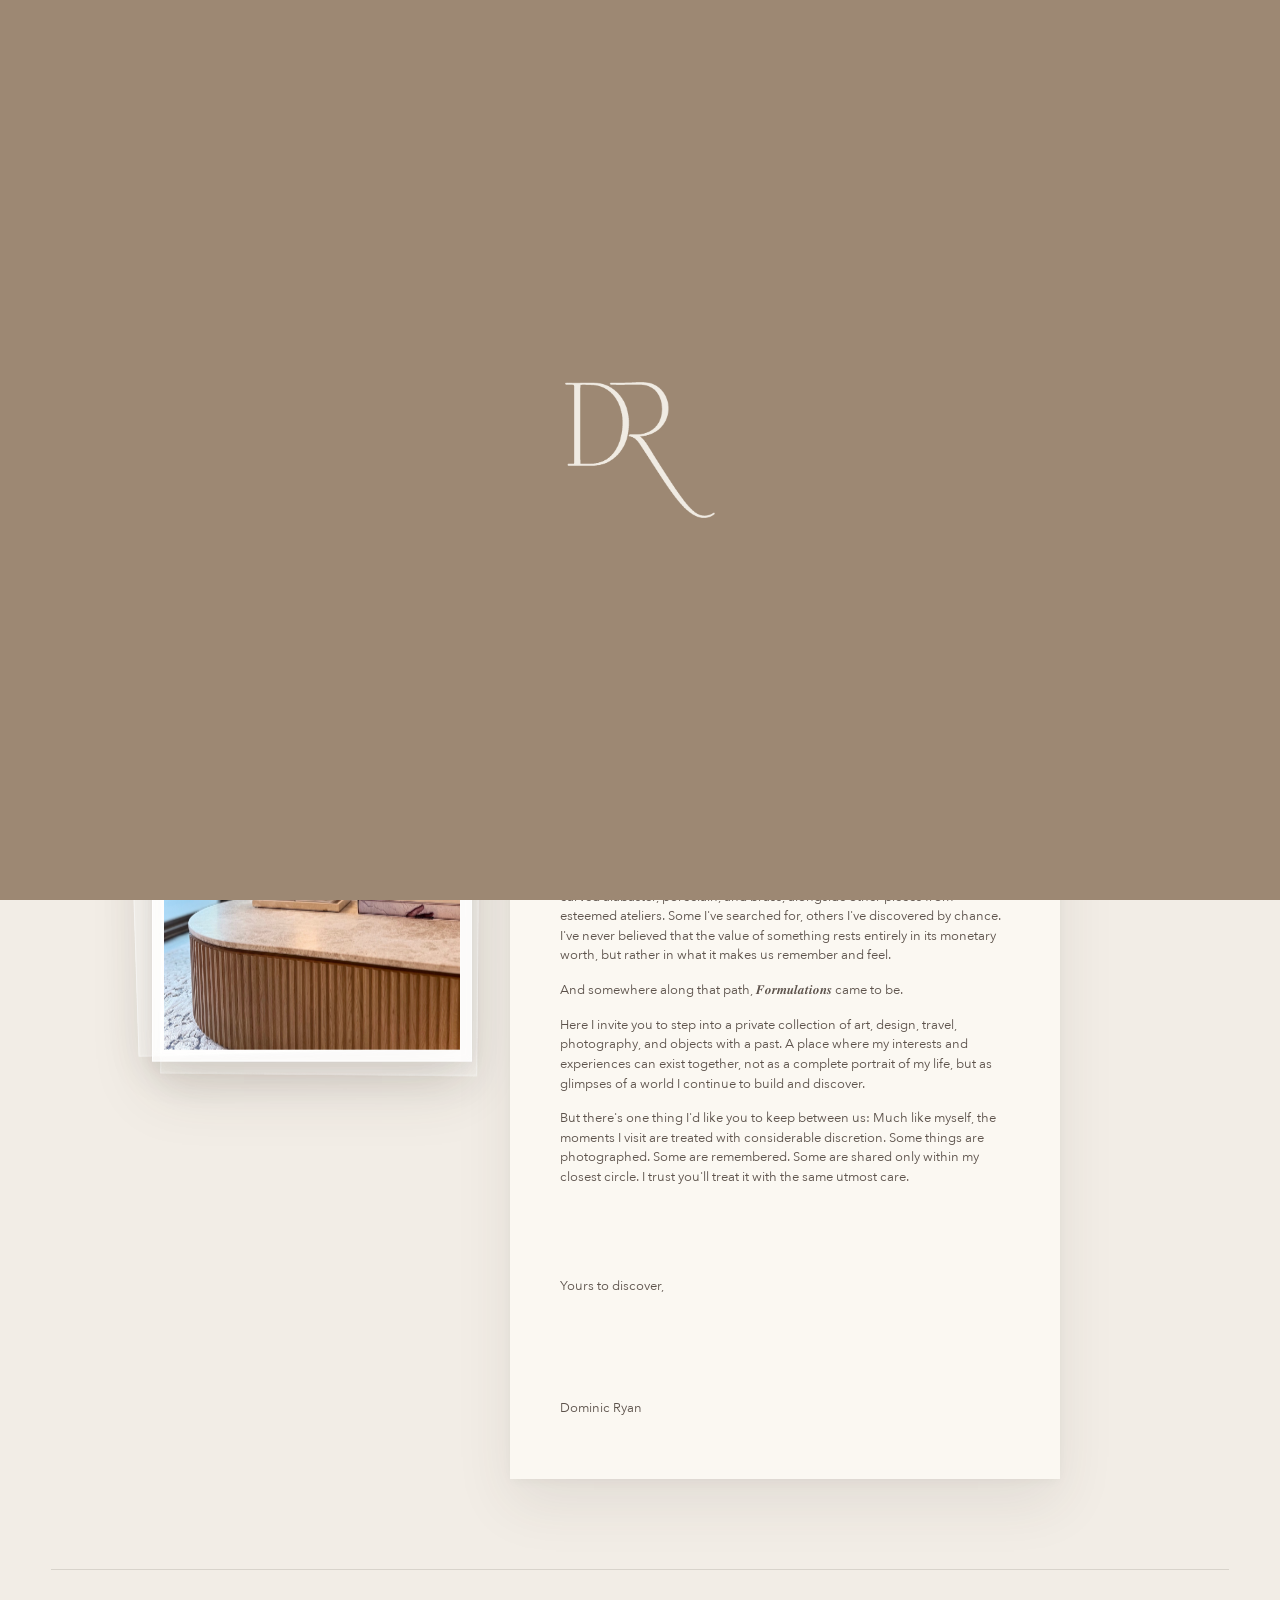
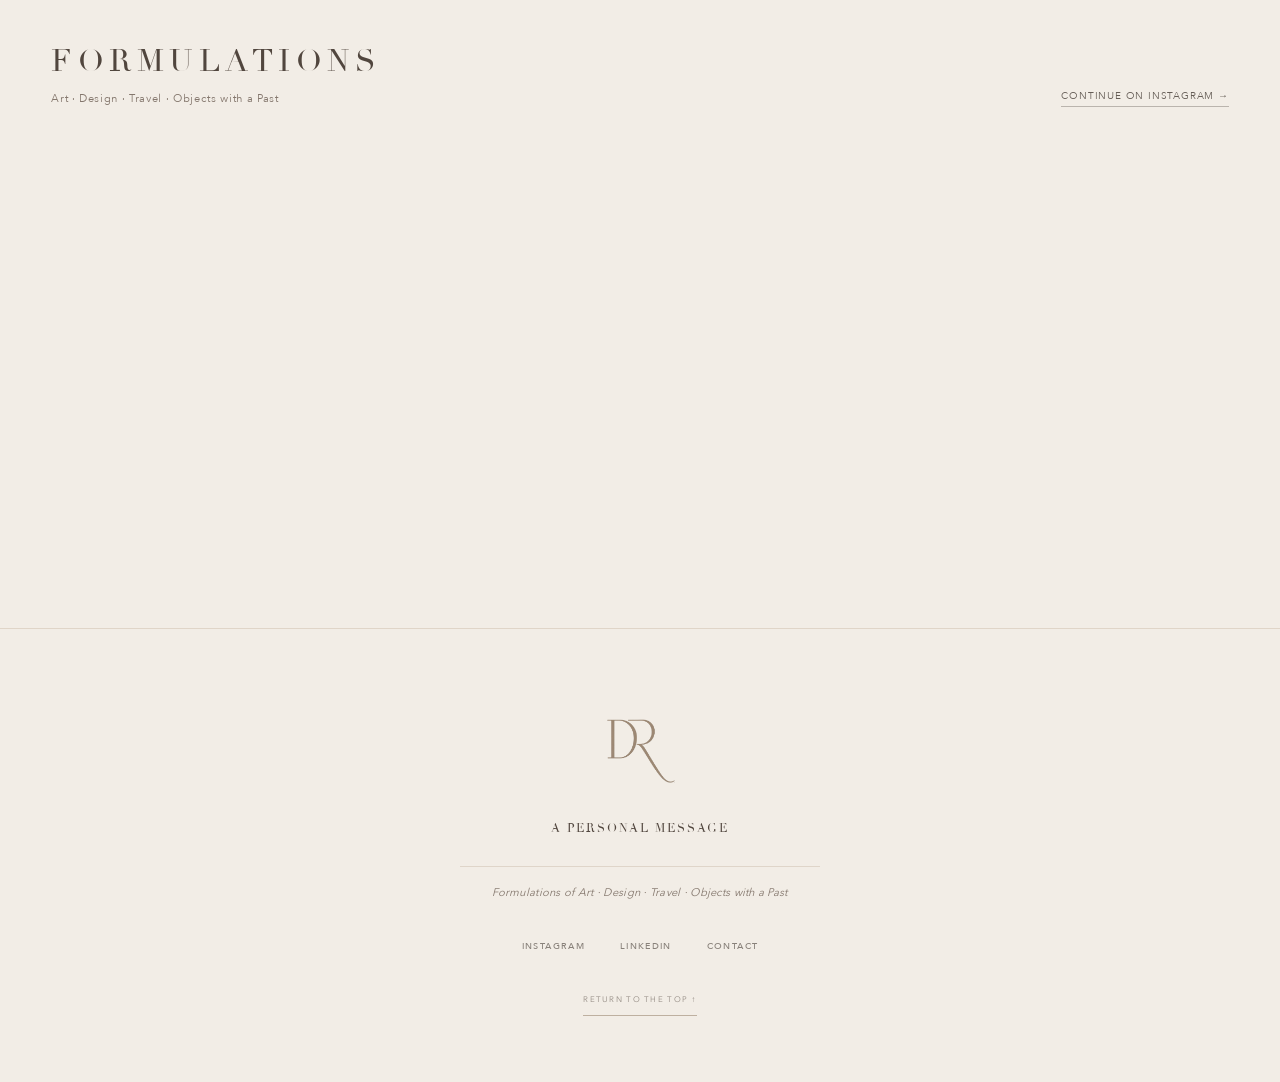
<file: index.html>
<!DOCTYPE html>
<html lang="en">

<head>

<script>
/* Automatically remove UTM parameters from the address bar */
(() => {
  function cleanUTMParameters() {
    const url = new URL(window.location.href);
    let changed = false;

    for (const key of [...url.searchParams.keys()]) {
      if (key.toLowerCase().startsWith("utm_")) {
        url.searchParams.delete(key);
        changed = true;
      }
    }

    if (changed) {
      history.replaceState(
        history.state,
        "",
        url.pathname + url.search + url.hash
      );
    }
  }

  // Clean immediately when the page opens.
  cleanUTMParameters();

  // Clean again when the page is shown or restored.
  window.addEventListener("pageshow", cleanUTMParameters);
})();
</script>


  <meta charset="UTF-8">

  <!-- Homepage arrival and one-time mobile envelope controls. -->
  <script>
    (() => {
      "use strict";

      const ENVELOPE_KEY = "dr-personal-message-intro-seen-v1";
      let returningVisitor = false;
      try {
        returningVisitor = localStorage.getItem(ENVELOPE_KEY) === "yes";
        if (!returningVisitor) localStorage.setItem(ENVELOPE_KEY, "yes");
      } catch (_) {
        try {
          returningVisitor = sessionStorage.getItem(ENVELOPE_KEY) === "yes";
          if (!returningVisitor) sessionStorage.setItem(ENVELOPE_KEY, "yes");
        } catch (_) {}
      }

      let navigationType = "navigate";
      try {
        const navigation = performance.getEntriesByType("navigation")[0];
        if (navigation?.type) navigationType = navigation.type;
        else if (performance.navigation) {
          navigationType = performance.navigation.type === 1 ? "reload" :
            performance.navigation.type === 2 ? "back_forward" : "navigate";
        }
      } catch (_) {}

      // Read the existing transitions script's state BEFORE its deferred
      // initialization consumes and clears it. No transitions edits required.
      let internalArrival = false;
      try {
        const destination = sessionStorage.getItem("drTransitionDestination");
        const timestamp = Number(sessionStorage.getItem("drTransitionTimestamp"));
        const validAge = timestamp > 0 &&
          Date.now() - timestamp >= 0 && Date.now() - timestamp < 10000;
        if (destination === "/" && validAge) internalArrival = true;
      } catch (_) {}

      // Fallback for ordinary same-site links not handled by transitions.
      try {
        if (document.referrer) {
          const previous = new URL(document.referrer);
          const previousPath = previous.pathname.replace(/\/index(?:3)?\.html$/i, "/");
          if (previous.origin === location.origin && previousPath !== "/") {
            internalArrival = true;
          }
        }
      } catch (_) {}

      window.drPlayHomeIntro = navigationType === "navigate" && !internalArrival;
      window.drReturningVisitor = returningVisitor;
      if (!returningVisitor && window.matchMedia("(max-width: 760px)").matches) {
        document.documentElement.classList.add("dr-envelope-pending");
      }
      // Hide the active navigation underline while the intro is playing.
if (window.drPlayHomeIntro) {
  document.documentElement.classList.add("dr-home-intro-pending");
}

      try {
        if (returningVisitor) sessionStorage.setItem("dr-envelope-v7-opened", "yes");
        else sessionStorage.removeItem("dr-envelope-v7-opened");
      } catch (_) {}
    })();
  </script>
  <style>
    /* First-visit mobile correspondence: preserve the header visually,
       but reserve all interaction for the wax seal until handoff. */
    @media (max-width:760px) {
      html.dr-envelope-pending .collection-navigation,
      html.dr-envelope-pending .utility-nav,
      html.dr-envelope-pending .dr-unified-footer,
      html.dr-envelope-pending .sound-toggle,
      html.dr-envelope-pending .dr-back-to-top,
      html.dr-envelope-pending #dr-back-to-top {
        visibility:hidden !important;
        pointer-events:none !important;
      }
      html.dr-envelope-pending .header a,
      html.dr-envelope-pending .header button,
      html.dr-envelope-pending .header [role="button"] {
        pointer-events:none !important;
      }
    }
  </style>
  <!-- =========================================================
     DOMINIC RYAN — INTRODUCTION NAVIGATION UNDERLINE CONTROL
     Hide active underline until branded introduction completes.
     ========================================================= -->

<style>
  /* Hide the original active-page underline during introduction */

  html.dr-home-intro-pending .collection-navigation a.active::after,
  html.dr-home-intro-pending .collection-navigation a[aria-current="page"]::after,
  html.dr-home-intro-pending .maison-primary-nav a.active::after,
  html.dr-home-intro-pending .maison-primary-nav a[aria-current="page"]::after {
    opacity: 0 !important;
    visibility: hidden !important;
  }

  /* Hide the traveling navigation underline during introduction */

  html.dr-home-intro-pending .dr-traveling-underline {
    opacity: 0 !important;
    visibility: hidden !important;
  }
</style>


  <meta
    name="viewport"
    content="width=device-width, initial-scale=1.0, viewport-fit=cover"
  >

  <!-- KEEP SITE OUT OF SEARCH ENGINES -->
  <meta
    name="robots"
    content="noindex, nofollow, noarchive, nosnippet"
  >

  <meta
    name="googlebot"
    content="noindex, nofollow, noarchive, nosnippet"
  >

  <meta
    name="bingbot"
    content="noindex, nofollow, noarchive, nosnippet"
  >

<!-- =========================================================
     DOMINIC RYAN — UNIVERSAL SOCIAL & MESSAGING PREVIEWS
     ========================================================= -->

<!-- =========================================================
     BROWSER TITLE
     ========================================================= -->

<title>Dominic Ryan | Formulations</title>

<!-- UNIVERSAL WEBSITE IDENTITY -->
<meta name="application-name"
      content="Dominic Ryan | Formulations">

<meta name="author"
      content="Dominic Ryan">

<meta name="creator"
      content="Dominic Ryan">

<!-- APPLE / IPHONE HOME SCREEN -->
<meta name="apple-mobile-web-app-title"
      content="Dominic Ryan | Formulations">


<!-- =========================================================
     WEBSITE DESCRIPTION
     ========================================================= -->

<meta
  name="description"
  content="𝘈𝘳𝘵 · 𝘋𝘦𝘴𝘪𝘨𝘯 · 𝘛𝘳𝘢𝘷𝘦𝘭 · 𝘖𝘣𝘫𝘦𝘤𝘵𝘴 𝘸𝘪𝘵𝘩 𝘢 𝘗𝘢𝘴𝘵"
>


<!-- =========================================================
     CANONICAL WEBSITE ADDRESS

     Primary: https://dominic-ryan.com/

     Other URL variations should redirect to this address.
     ========================================================= -->

<link
  rel="canonical"
  href="https://dominic-ryan.com/"
>


<!-- =========================================================
     OPEN GRAPH
     iMESSAGE · WHATSAPP · FACEBOOK · INSTAGRAM
     LINKEDIN · TELEGRAM · DISCORD · SLACK
     ========================================================= -->

<meta
  property="og:type"
  content="website"
>

<meta
  property="og:site_name"
  content="Dominic Ryan | Formulations"
>

<meta
  property="og:title"
  content="Dominic Ryan | Formulations"
>

<meta
  property="og:description"
  content="𝘈𝘳𝘵 · 𝘋𝘦𝘴𝘪𝘨𝘯 · 𝘛𝘳𝘢𝘷𝘦𝘭 · 𝘖𝘣𝘫𝘦𝘤𝘵𝘴 𝘸𝘪𝘵𝘩 𝘢 𝘗𝘢𝘴𝘵"
>

<meta
  property="og:url"
  content="https://dominic-ryan.com/"
>

<meta
  property="og:locale"
  content="en_US"
>


<!-- =========================================================
     SOCIAL PREVIEW ARTWORK

     Separate from Media Session functionality.
     ========================================================= -->

<meta
  property="og:image"
  content="https://dominic-ryan.com/dr-opengraph2.png"
>

<meta
  property="og:image:secure_url"
  content="https://dominic-ryan.com/dr-opengraph2.png"
>

<meta
  property="og:image:type"
  content="image/png"
>

<meta
  property="og:image:alt"
  content="Dominic Ryan — Gold DR Monogram on Navy"
>


<!-- =========================================================
     X / TWITTER
     ========================================================= -->

<meta
  name="twitter:card"
  content="summary_large_image"
>

<meta
  name="twitter:title"
  content="Dominic Ryan | Formulations"
>

<meta
  name="twitter:description"
  content="𝘈𝘳𝘵 · 𝘋𝘦𝘴𝘪𝘨𝘯 · 𝘛𝘳𝘢𝘷𝘦𝘭 · 𝘖𝘣𝘫𝘦𝘤𝘵𝘴 𝘸𝘪𝘵𝘩 𝘢 𝘗𝘢𝘴𝘵"
>

<meta
  name="twitter:image"
  content="https://dominic-ryan.com/dr-opengraph2.png"
>

<meta
  name="twitter:image:alt"
  content="Dominic Ryan — Gold DR Monogram on Navy"
>
    <!-- =======================================================
       WEBSITE FONT PRELOADS
       ======================================================= -->

  <link
    rel="preload"
    href="./AvenirNext-Regular.woff2"
    as="font"
    type="font/woff2"
    crossorigin
  >

  <link
    rel="preload"
    href="./AvenirNext-Medium.woff2"
    as="font"
    type="font/woff2"
    crossorigin
  >

  <link
  rel="preload"
  href="./Didot.woff2"
  as="font"
  type="font/woff2"
  crossorigin
>


  <!-- =======================================================
       SITE ICONS
       DR LOGO ONLY
       ======================================================= -->

  <link
    rel="icon"
    type="image/png"
    href="dr-reveals-removebg-preview.png"
  >

  <link
    rel="apple-touch-icon"
    href="dr-reveals-removebg-preview.png"
  >
  <style>

    /* =========================================================
       DOMINIC RYAN — SELF-HOSTED WEBSITE FONTS
       ========================================================= */

    /* AVENIR NEXT — REGULAR */

    @font-face {
      font-family: "DR Avenir Next";
      src: url("./AvenirNext-Regular.woff2") format("woff2");
      font-style: normal;
      font-weight: 400;
      font-display: swap;
    }

    /* AVENIR NEXT — MEDIUM */

    @font-face {
      font-family: "DR Avenir Next";
      src: url("./AvenirNext-Medium.woff2") format("woff2");
      font-style: normal;
      font-weight: 500;
      font-display: swap;
    }

    /* AVENIR NEXT — DEMIBOLD */

    @font-face {
      font-family: "DR Avenir Next";
      src: url("./AvenirNext-DemiBold.woff2") format("woff2");
      font-style: normal;
      font-weight: 600;
      font-display: swap;
    }

    /* DIDOT — REGULAR */

    @font-face {
  font-family: "DR Didot";
  src: url("./Didot.woff2") format("woff2");
  font-style: normal;
  font-weight: 400;
  font-display: swap;
}
    :root{
      --bg:#f2ede6;
      --paper:#fbf8f2;
      --ink:#51463e;
      --soft-ink:#655d56;
      --muted:#84776d;
      --photo-shift:0px;
    }

    *{
      box-sizing:border-box;
    }

    html{
      scroll-behavior:smooth;
    }

    body{
      margin:0;
      min-height:100vh;
      background:var(--bg);
      color:var(--ink);
      overflow-x:hidden;
    }


    /* =========================================================
       BACKGROUND DR WATERMARK
       ========================================================= */

    .background-dr{
      position:fixed;

      right:
        clamp(-92px,-4.6vw,-42px);

      bottom:
        clamp(-60px,-3vw,-42px);

      width:
        clamp(285px,25vw,520px);

      height:auto;

      z-index:0;

      pointer-events:none;
      user-select:none;

      opacity:.075;

      overflow:visible;
    }

    .background-dr img{
      display:block;
      width:100%;
      height:auto;
      object-fit:contain;
      filter:saturate(.65) sepia(.12);
    }

    .site-shell{
      position:relative;
      z-index:1;
      width:100%;
      min-height:100vh;
    }


    /* =========================================================
       HEADER
       ========================================================= */

    .header{
      width:100%;

      display:flex;

      justify-content:space-between;
      align-items:flex-start;

      gap:40px;

      padding:
        34px
        42px
        0;
    }

    .brand{
      display:flex;
      align-items:flex-start;
      gap:20px;
    }

    .brand-mark{
      width:72px;
      height:auto;
      flex:none;
    }

    .brand-mark img{
      display:block;
      width:100%;
      height:auto;
    }

    .name{
      margin:3px 0 0;

      font-family:
        Didot,
        'Didot LT STD',
        'Bodoni 72',
        'Bodoni MT',
        Georgia,
        serif;

      font-size:
        clamp(
          18px,
          1.7vw,
          27px
        );

      font-weight:400;
      line-height:1.15;
      letter-spacing:.24em;
      color:#4e443d;
    }

    .tagline{
      max-width:680px;

      margin-top:9px;

      font-family:
        "Avenir Next",
        "Gill Sans",
        "Trebuchet MS",
        "Helvetica Neue",
        Arial,
        sans-serif;

      font-size:
        clamp(
          11px,
          .85vw,
          14px
        );

      line-height:1.45;

      color:#756a62;
    }

    .location{
      padding-top:8px;

      font-family:
        "Avenir Next",
        "Helvetica Neue",
        Arial,
        sans-serif;

      font-size:10px;

      letter-spacing:.08em;

      color:#746a63;

      white-space:nowrap;
    }


    /* =========================================================
       HERO / LETTER + PHOTO
       ========================================================= */

    .letter-wrap{
      width:100%;

      padding:
        clamp(46px,5vw,68px)
        34px
        52px;
    }

    .hero-composition{
      width:
        min(
          1220px,
          calc(100vw - 110px)
        );

      margin:0 auto;

      display:grid;

      grid-template-columns:
        clamp(300px,26vw,425px)
        clamp(535px,41.5vw,680px);

      justify-content:center;
      align-items:center;

      gap:
        clamp(
          32px,
          4vw,
          68px
        );

      transform:
        translateX(
          clamp(-42px,-2vw,-12px)
        );
    }


    /* =========================================================
       PHOTO OBJECT
       ========================================================= */

    .photo-stage{
      position:relative;

      z-index:2;

      width:100%;
      max-width:425px;

      justify-self:end;

      transform:
        translateY(
          calc(
            18px +
            var(--photo-shift)
          )
        );

      will-change:transform;backface-visibility:hidden;
    }

    .photo-stage::before{
      content:"";

      position:absolute;

      inset:
        -18px
        26px
        10px
        -20px;

      z-index:-2;

      background:
        rgba(
          255,
          255,
          255,
          .39
        );

      border:
        1px solid
        rgba(
          255,
          255,
          255,
          .64
        );

      box-shadow:
        0 21px 48px
        rgba(
          72,
          58,
          47,
          .07
        );

      transform:
        rotate(-1.85deg);

      pointer-events:none;
    }

    .photo-stage::after{
      content:"";

      position:absolute;

      inset:
        -9px
        -7px
        -13px
        10px;

      z-index:-1;

      background:
        rgba(
          255,
          255,
          255,
          .25
        );

      border:
        1px solid
        rgba(
          255,
          255,
          255,
          .48
        );

      box-shadow:
        0 16px 38px
        rgba(
          72,
          58,
          47,
          .05
        );

      transform:
        rotate(.5deg);

      pointer-events:none;
    }

    .photo-frame{
      position:relative;

      padding:11px;

      background:
        rgba(
          255,
          255,
          255,
          .77
        );

      border:
        1px solid
        rgba(
          255,
          255,
          255,
          .84
        );

      box-shadow:
        0 28px 60px
        rgba(
          67,
          54,
          44,
          .12
        ),
        0 7px 18px
        rgba(
          67,
          54,
          44,
          .065
        );

      backdrop-filter:
        blur(3px);

      -webkit-backdrop-filter:
        blur(3px);
    }

    .photo-frame img{
      display:block;

      width:100%;

      aspect-ratio:4 / 5;

      object-fit:cover;

      object-position:
        center center;
    }


    /* =========================================================
       LETTER
       ========================================================= */

    .paper{
      position:relative;

      z-index:3;

      width:100%;
      max-width:680px;

      aspect-ratio:8.5 / 11;

      padding:
        58px
        58px
        52px;

      background:
        var(--paper);

      box-shadow:
        0 24px 55px
        rgba(
          70,
          57,
          47,
          .09
        ),
        0 3px 12px
        rgba(
          70,
          57,
          47,
          .045
        );

      opacity:0;

      animation:
        paperGlowIn
        4.2s
        cubic-bezier(.22,.61,.36,1)
        .45s
        forwards;
    }

    @keyframes paperGlowIn{

      0%{
        opacity:0;

        box-shadow:
          0 0 0
          rgba(70,57,47,0),
          0 0 0
          rgba(70,57,47,0);
      }

      55%{
        opacity:.72;
      }

      100%{
        opacity:1;

        box-shadow:
          0 24px 55px
          rgba(70,57,47,.09),
          0 3px 12px
          rgba(70,57,47,.045);
      }

    }

    .paper-content{
      opacity:0;

      animation:
        textGlowIn
        1.75s
        cubic-bezier(.22,.61,.36,1)
        .95s
        forwards;
    }

    @keyframes textGlowIn{

      from{
        opacity:0;
      }

      to{
        opacity:1;
      }

    }

    .message-label{
      margin-bottom:28px;

      font-family:
        "Avenir Next",
        "Helvetica Neue",
        Arial,
        sans-serif;

      font-size:13px;
      font-weight:500;

      letter-spacing:.08em;

      text-transform:uppercase;

      color:#7a6f67;
    }

    .paper h1{
      margin:
        0
        0
        23px;

      font-family:
        "Avenir Next",
        "Helvetica Neue",
        Arial,
        sans-serif;

      font-size:21px;

      line-height:1.35;

      font-weight:500;

      color:#51463e;
    }

    .paper p{
      margin:
        0
        0
        17px;

      font-family:
        "Avenir Next",
        "Helvetica Neue",
        Arial,
        sans-serif;

      font-size:14px;

      line-height:1.56;

      font-weight:400;

      color:#5c524b;
    }

    .closing{
      margin-top:20px;
    }

.paper .signature{

  display:block;

  width:205px;

  max-width:55%;

  height:auto;

  margin:

    4px

    0

    -4px

    -8px;

  opacity:0;

  transform:

    translateY(3px);

  filter:

    blur(.6px);

  transition:

    opacity 2.8s ease,

    transform 2.8s cubic-bezier(.22,.61,.36,1),

    filter 2.4s ease;

}

.paper .signature.signature-visible{

  opacity:1;

  transform:

    translateY(0);

  filter:

    blur(0);

}
    


    .signature-name{
      margin-top:0 !important;
    }
    /* =========================================================
   FINAL SENTENCE — ELEGANT SIGNATURE-MATCHED REVEAL
   ========================================================= */

.final-typewriter-text {
  display: inline;

  opacity: 0;
  filter: blur(2px);

  transition:
    opacity 5.5s cubic-bezier(.22,.61,.36,1),
    filter 5.5s cubic-bezier(.22,.61,.36,1);
}

.final-typewriter-text.reveal-visible {
  opacity: 1;
  filter: blur(0);
}

/* ORNAMENT */

.final-typewriter-ornament {
  opacity: 0;
  transition: opacity 1.2s ease;
}

.final-typewriter-ornament.ornament-visible {
  opacity: 1;
}

    /* =========================================================
       FORMULATIONS / INSTAGRAM
       ========================================================= */

    .formulations-feed{
      width:
        min(
          1180px,
          92vw
        );

      margin:
        38px
        auto
        9vh;

      padding:
        72px
        0
        42px;

      border-top:
        1px solid
        rgba(
          83,
          74,
          67,
          .16
        );
    }

    .formulations-feed-head{
      display:grid;

      grid-template-columns:
        1fr auto;

      align-items:end;

      gap:28px;

      margin-bottom:38px;
    }

    .formulations-feed-kicker{
      font-family:
        Didot,
        'Didot LT STD',
        'Bodoni 72',
        'Bodoni MT',
        Georgia,
        serif;

      font-size:
        clamp(
          22px,
          2.4vw,
          36px
        );

      font-weight:400;

      letter-spacing:.18em;

      color:#51463e;
    }

    .formulations-feed-sub{
      margin-top:10px;

      font-family:
        "Avenir Next",
        "Helvetica Neue",
        Arial,
        sans-serif;

      font-size:11px;

      line-height:1.5;

      letter-spacing:.06em;

      color:#84776d;
    }

    .formulations-feed-link{
      font-family:
        "Avenir Next",
        "Helvetica Neue",
        Arial,
        sans-serif;

      font-size:10px;

      letter-spacing:.08em;

      text-transform:uppercase;

      color:#655d56;

      text-decoration:none;

      white-space:nowrap;

      padding-bottom:3px;

      border-bottom:
        1px solid
        rgba(
          83,
          74,
          67,
          .35
        );
    }

    .formulations-feed-widget{
      min-height:360px;
    }


    /* =========================================================
       DESKTOP FLOATING NAV
       DEFAULT = ONE LINE
       ========================================================= */

    .utility-nav{
      position:fixed;

      left:30px;
      bottom:22px;

      z-index:10;

      display:flex;

      flex-direction:row;

      align-items:center;

      gap:18px;

      font-family:
        "Avenir Next",
        "Helvetica Neue",
        Arial,
        sans-serif;

      font-size:10px;

      line-height:1;

      font-weight:500;

      letter-spacing:.04em;

      color:#655d56;

      white-space:nowrap;
    }

    .utility-nav a{
      color:inherit;

      text-decoration:none;

      transition:
        opacity
        .2s
        ease;
    }

    .utility-nav a:hover{
      opacity:.62;
    }

    .utility-rule{
      display:inline-block;

      flex:
        0
        0
        1px;

      width:1px;

      height:20px;

      background:
        rgba(
          83,
          74,
          67,
          .38
        );
    }


    /* =========================================================
       TWO-ROW DESKTOP NAV
       ONLY APPLIED AFTER REAL COLLISION TEST
       ========================================================= */

.utility-nav.nav-stacked{
  left:20px;
  bottom:20px;

  display:grid;

  grid-template-columns:
    auto
    1px
    auto;

  grid-template-rows:
    auto
    auto;

  column-gap:11px;
  row-gap:8px;

  align-items:center;

  font-size:8.5px;

  letter-spacing:.015em;
}

.utility-nav.nav-stacked .nav-home{
  grid-column:1;
  grid-row:1;
}

.utility-nav.nav-stacked .nav-rule-one{
  grid-column:2;
  grid-row:1;
}

.utility-nav.nav-stacked .nav-instagram{
  grid-column:3;
  grid-row:1;
}

.utility-nav.nav-stacked .nav-rule-two{
  display:none;
}

.utility-nav.nav-stacked .nav-linkedin{
  grid-column:1;
  grid-row:2;

  justify-self:start;
}

.utility-nav.nav-stacked .nav-rule-three{
  display:block;

  grid-column:2;
  grid-row:2;

  justify-self:center;
}

.utility-nav.nav-stacked .nav-contact{
  grid-column:3;
  grid-row:2;

  justify-self:start;
}

.utility-nav.nav-stacked .utility-rule{
  height:16px;
}


    /* =========================================================
       VERY NARROW DESKTOP SAFETY STATE
       ========================================================= */

    .utility-nav.nav-vertical{
      left:20px;
      bottom:20px;

      display:flex;

      flex-direction:column;

      align-items:flex-start;

      gap:6px;

      font-size:8px;

      letter-spacing:.01em;
    }

    .utility-nav.nav-vertical .utility-rule{
      display:none;
    }


    /* =========================================================
       FINAL DESKTOP FALLBACK
       ========================================================= */

    .utility-nav.nav-footer-safe{
      position:static;

      width:100%;

      margin:0;

      padding:
        28px
        20px
        34px;

flex-direction:row;

flex-wrap:wrap;

justify-content:flex-start;
      align-items:center;

      gap:10px;

      font-size:8px;

      letter-spacing:.02em;
    }

    .utility-nav.nav-footer-safe .utility-rule{
      display:inline-block;

      height:15px;
    }


    /* =========================================================
       MUSIC
       ========================================================= */

.sound-toggle{
  position:fixed;
  right:24px;
  bottom:24px;
  z-index:9999;

  width:24px;
  height:24px;

  padding:0;
  margin:0;

  display:flex;
  align-items:center;
  justify-content:center;

  background:rgba(251,248,242,.92);
  border:1px solid rgba(81,70,62,.25);
  border-radius:50%;

  cursor:pointer;

  box-shadow:
    0 3px 12px rgba(70,57,47,.08);

  backdrop-filter:blur(8px);
  -webkit-backdrop-filter:blur(8px);
}

.sound-toggle img{
  width:24px;
  height:24px;
  object-fit:contain;
  display:block;
  opacity:.88;
  pointer-events:none;
  transition:opacity .2s ease;
}

.sound-toggle:hover img{
  opacity:1;
}


    /* =========================================================
       LARGE DESKTOP
       ========================================================= */

    @media(min-width:1600px){

      .hero-composition{
        width:
          min(
            1260px,
            calc(100vw - 150px)
          );

        grid-template-columns:
          clamp(360px,25vw,430px)
          clamp(620px,40vw,680px);

        gap:
          clamp(
            54px,
            4.2vw,
            76px
          );

        transform:
          translateX(-15px);
      }

      .background-dr{
        right:-42px;

        width:
          clamp(
            420px,
            28vw,
            540px
          );
      }

    }


    /* =========================================================
       STANDARD DESKTOP / LAPTOP
       ========================================================= */

    @media(
      min-width:1051px
    ) and (
      max-width:1399px
    ){

      .letter-wrap{
        padding-top:48px;
      }

      .hero-composition{
        width:
          calc(
            100vw -
            76px
          );

        grid-template-columns:
          clamp(
            285px,
            25vw,
            345px
          )

          clamp(
            515px,
            43vw,
            600px
          );

        gap:
          clamp(
            28px,
            3vw,
            40px
          );

        transform:
          translateX(-34px);
      }

      .photo-stage{
        max-width:345px;
      }

      .paper{
        max-width:600px;

        padding:
          49px
          50px
          45px;
      }

      .paper p{
        font-size:12.75px;
        line-height:1.54;

        margin-bottom:15px;
      }

      .message-label{
        font-size:12px;

        margin-bottom:24px;
      }

      .paper h1{
        font-size:20px;

        margin-bottom:20px;
      }

      .paper .signature{
        width:184px;
      }

      .background-dr{
        right:-88px;

        width:
          clamp(
            270px,
            22vw,
            320px
          );

        opacity:.065;
      }

    }


    /* =========================================================
       COMPACT / 13-INCH DESKTOP
       ========================================================= */

    @media(
      min-width:761px
    ) and (
      max-width:1050px
    ){

      .header{
        padding:
          27px
          30px
          0;
      }

      .brand-mark{
        width:61px;
      }

      .letter-wrap{
        padding:
          42px
          22px
          46px;
      }

      .hero-composition{
        width:
          calc(
            100vw -
            48px
          );

        grid-template-columns:
          minmax(
            245px,
            30vw
          )

          minmax(
            445px,
            55vw
          );

        gap:27px;

        transform:
          translateX(-18px);
      }

      .photo-stage{
        max-width:300px;

        transform:
          translateY(
            calc(
              12px +
              var(--photo-shift)
            )
          );
      }

      .photo-stage::before{
        inset:
          -14px
          20px
          8px
          -15px;
      }

      .photo-frame{
        padding:9px;
      }

      .paper{
        max-width:535px;

        padding:
          43px
          43px
          40px;
      }

      .message-label{
        margin-bottom:21px;

        font-size:11px;
      }

      .paper h1{
        font-size:19px;

        margin-bottom:18px;
      }

      .paper p{
        font-size:11.7px;

        line-height:1.5;

        margin-bottom:13px;
      }

      .closing{
        margin-top:16px;
      }

      .paper .signature{
        width:168px;
      }

      .background-dr{
        right:-95px;

        width:245px;

        opacity:.055;
      }

    }


    /* =========================================================
       MOBILE
       ========================================================= */

    @media(max-width:760px){

      .sound-toggle{
  right:16px;
  bottom:16px;
  width:22px;
  height:22px;
}

.sound-toggle img{
  width:21px;
  height:21px;
}
      .background-dr{
        right:-58px;
        bottom:-34px;

        width:
          clamp(
            230px,
            54vw,
            340px
          );

        opacity:.06;
      }

      .header{
        padding:
          25px
          22px
          0;

        gap:18px;
      }

      .brand{
        gap:13px;
      }

      .brand-mark{
        width:54px;
      }

      .location{
        font-size:9px;
      }


      /* COMPLETE LETTER FIRST */

      .letter-wrap{
        padding:
          38px
          0
          0;
      }

      .hero-composition{
        width:100%;

        display:flex;

        flex-direction:column;

        gap:0;

        transform:none;
      }


      /* LETTER */

.paper{
  order:1;
  width:94vw;
  max-width:none;
  height:auto;
  min-height:
    calc(
      94vw *
      11 /
      8.5
    );
  aspect-ratio:auto;
  padding:
    42px
    34px
    50px;

  /* SAME GRADUAL LETTER REVEAL AS DESKTOP */
/* MOBILE LETTER FADE */
opacity:0;

box-shadow:
  0 0 0 rgba(70,57,47,0),
  0 0 0 rgba(70,57,47,0);

animation:none;

transition:
  opacity .65s cubic-bezier(.22,.61,.36,1),
  box-shadow .65s cubic-bezier(.22,.61,.36,1);
}
      .paper.mobile-paper-visible{
  opacity:1;

  box-shadow:
    0 24px 55px rgba(70,57,47,.09),
    0 3px 12px rgba(70,57,47,.045);
}
.paper-content{
  opacity:0;
  animation:none;
  transform:translateY(12px);
  transition:opacity .85s ease .16s, transform .85s cubic-bezier(.22,.61,.36,1) .16s;
}
.paper.mobile-paper-visible .paper-content {opacity:1;transform:translateY(0);}
@media(max-width:760px){.paper.mobile-paper-visible{opacity:1;}}

      .paper p{
        font-size:13px;

        line-height:1.56;

        margin-bottom:17px;
      }

      .message-label{
        font-size:13px;

        margin-bottom:28px;
      }

      .paper h1{
        font-size:21px;

        margin-bottom:23px;
      }

      .paper .signature{
        width:205px;
      }


      /* PHOTO TUCKED UNDER LETTER */

      .photo-stage{
        order:2;

        width:82vw;

        max-width:390px;

        align-self:center;

        margin-top:-28px;
        margin-left:2vw;

        transform:none;

        z-index:4;
      }

      .photo-stage::before{
        inset:
          -13px
          20px
          8px
          -14px;

        transform:
          rotate(-1.7deg);
      }

      .photo-stage::after{
        inset:
          -7px
          -6px
          -12px
          8px;

        transform:
          rotate(.65deg);
      }

      .photo-frame{
        padding:9px;

        box-shadow:
          0 25px 48px
          rgba(
            67,
            54,
            44,
            .13
          ),
          0 5px 14px
          rgba(
            67,
            54,
            44,
            .07
          );
      }

      .photo-frame img{
        aspect-ratio:4 / 5;

        object-fit:cover;

        object-position:
          center center;
      }


      /* FORMULATIONS */

      .formulations-feed{
        width:
          min(
            92vw,
            680px
          );

        margin:
          78px
          auto
          0;

        padding-top:46px;

        padding-bottom:34px;
      }

      .formulations-feed-head{
        grid-template-columns:1fr;

        gap:16px;

        margin-bottom:28px;
      }

      .formulations-feed-kicker{
        font-size:
          clamp(
            20px,
            7vw,
            28px
          );
      }

      .formulations-feed-link{
        width:max-content;
      }

      .formulations-feed-widget{
        min-height:280px;
      }


      /* MOBILE NAV REMAINS NORMAL FOOTER */

      .utility-nav,
.utility-nav.nav-stacked,
.utility-nav.nav-vertical,
.utility-nav.nav-footer-safe{

  position:static;

  width:100%;

  margin:0;

  padding:
    28px
    14px
    calc(
      34px +
      env(
        safe-area-inset-bottom
      )
    );

  display:flex;

  flex-direction:row;

  flex-wrap:wrap;

  justify-content:center;

  align-items:center;

  gap:10px;

  font-size:8px;

  letter-spacing:.025em;

  white-space:normal;
}

      .utility-nav .utility-rule,
      .utility-nav.nav-stacked .utility-rule,
      .utility-nav.nav-vertical .utility-rule,
      .utility-nav.nav-footer-safe .utility-rule{

        display:inline-block;

        height:15px;
      }


      /* MUSIC REMAINS FLOATING */

      .sound-toggle{
  position:fixed;
  right:24px;
  bottom:24px;
  z-index:9999;

  width:44px;
  height:44px;

  padding:0;
  margin:0;

  display:flex;
  align-items:center;
  justify-content:center;

  background:rgba(251,248,242,.92);
  border:1px solid rgba(81,70,62,.25);
  border-radius:50%;

  cursor:pointer;

  box-shadow:
    0 3px 12px rgba(70,57,47,.08);

  backdrop-filter:blur(8px);
  -webkit-backdrop-filter:blur(8px);
}
    }




    /* =========================================================
       DOMINIC RYAN — UNIVERSAL TYPOGRAPHY
       ========================================================= */

    /* DIDOT — EDITORIAL HEADINGS */

    .name,
    .formulations-feed-kicker {
      font-family:
        "DR Didot",
        Didot,
        "Didot LT STD",
        "Bodoni 72",
        "Bodoni MT",
        Georgia,
        serif;
    }


    /* AVENIR NEXT — BODY TEXT AND NAVIGATION */

    .tagline,
    .location,
    .message-label,
    .paper h1,
    .paper p,
    .formulations-feed-sub,
    .formulations-feed-link,
    .utility-nav {
      font-family:
        "DR Avenir Next",
        "Avenir Next",
        "Gill Sans",
        "Helvetica Neue",
        Arial,
        sans-serif;
    }


/* =========================================================
   SHARED HEADER / NAVIGATION / STATIC MAISON-STYLE FOOTER
   ========================================================= */
.brand-mark {display:block;flex:none;text-decoration:none;}
.name {display:block;text-decoration:none;}
.name:hover {opacity:.82;}
.dr-back-to-top {position:fixed;right:19px;bottom:72px;z-index:9998;display:flex;align-items:center;justify-content:center;width:34px;height:34px;padding:0;background:rgba(251,248,242,.92);border:1px solid rgba(81,70,62,.25);border-radius:50%;color:#51463e;box-shadow:0 3px 12px rgba(70,57,47,.08);backdrop-filter:blur(8px);cursor:pointer;opacity:0;visibility:hidden;pointer-events:none;transform:translateY(8px);transition:opacity .35s ease,transform .35s ease,visibility .35s ease;}
.dr-back-to-top.is-visible {opacity:1;visibility:visible;pointer-events:auto;transform:translateY(0);}
.dr-back-to-top svg {display:block;width:15px;height:15px;fill:none;stroke:currentColor;stroke-width:1.5;stroke-linecap:round;stroke-linejoin:round;}
@media (max-width: 760px) {
  .dr-back-to-top {
    right: 29px;
    bottom: 82px;
  }
}
    @media(max-width:420px){.name{font-size:18px;letter-spacing:.17em;}}



/* =========================================================
   FLOATING MUSIC CONTROL — NOTE ABOVE ACTION LABEL
   ========================================================= */
.sound-toggle {
  position:fixed;
  right:calc(20px + env(safe-area-inset-right, 0px));
  bottom:calc(20px + env(safe-area-inset-bottom, 0px));
  width:44px;
  height:44px;
  padding:0;
  display:flex;
  align-items:center;
  justify-content:center;
  border-radius:50%;
  background:rgba(112,94,79,.78);
  border:1px solid rgba(251,248,242,.32);
  color:#fbf8f2;
  box-shadow:0 3px 13px rgba(70,57,47,.13);
  backdrop-filter:blur(9px);
  -webkit-backdrop-filter:blur(9px);
  cursor:pointer;
  touch-action:manipulation;
  -webkit-tap-highlight-color:transparent;
  transition:background .2s ease,box-shadow .2s ease;
}
.sound-toggle-content {
  display:flex;
  flex-direction:column;
  align-items:center;
  justify-content:center;
  gap:0;
  width:100%;
  line-height:1;
  pointer-events:none;
}
.sound-note {display:block;width:19px;height:19px;flex:none;}
.sound-action {
  display:block;
  margin-top:1px;
  font-family:"DR Avenir Next","Avenir Next",Arial,sans-serif;
  font-size:8px;
  font-weight:600;
  line-height:1.1;
  letter-spacing:.08em;
  text-indent:.08em;
  color:inherit;
}
.sound-toggle:hover {background:rgba(112,94,79,.9);}
.sound-toggle:focus-visible {outline:2px solid #51463e;outline-offset:3px;}
@media(max-width:760px){
  .sound-toggle {
    width:46px;
    height:46px;
    right:calc(16px + env(safe-area-inset-right, 0px));
    bottom:calc(16px + env(safe-area-inset-bottom, 0px));
  }
  .sound-note {width:20px;height:20px;}
}
@media(hover:none){.sound-toggle:hover{background:rgba(112,94,79,.78);}}


  /* Personal Message: fit the original tagline to the available mobile width. */
  @media (max-width:760px) {
    .brand { min-width:0; flex:1 1 auto; }
    .brand > div { min-width:0; flex:1 1 auto; }
    .tagline { white-space:nowrap; max-width:none; }
  }

  /* With page links removed, keep the social row centered in the footer. */
  .dr-unified-footer .dr-footer-nav { justify-content:center; }

  /* Keep the desktop contact button and location visible */
  @media (min-width: 761px) {
    .header .brand {
      min-width: 0;
      flex: 1 1 auto;
    }

    .header .brand > div {
      min-width: 0;
    }

    .header .dr-contact-header {
      flex: 0 0 auto;
      white-space: nowrap;
    }
  }

</style>
  </style>
<!-- SHARED NAVIGATION & TRANSITIONS -->

<link rel="stylesheet" href="/dominic-ryan-navigation.css?v=5102">

<script src="/dominic-ryan-transitions.js?v=5102" defer></script>
<script src="/dominic-ryan-swipe.js?v=5001" defer></script>
  <!-- Mobile correspondence: navigation is unavailable until the seal sequence completes. -->
  <style>
  @media (max-width:760px) {
    html.dr-envelope-pending .collection-navigation,
    body.dr-envelope-active .collection-navigation,
    html:has(#dr-envelope-experience) .collection-navigation,
    html.dr-envelope-pending .utility-nav,
    body.dr-envelope-active .utility-nav,
    html:has(#dr-envelope-experience) .utility-nav,
    html.dr-envelope-pending .dr-unified-footer,
    body.dr-envelope-active .dr-unified-footer,
    html:has(#dr-envelope-experience) .dr-unified-footer,
    html.dr-envelope-pending .sound-toggle,
    body.dr-envelope-active .sound-toggle,
    html:has(#dr-envelope-experience) .sound-toggle,
    html.dr-envelope-pending .dr-back-to-top,
    body.dr-envelope-active .dr-back-to-top,
    html:has(#dr-envelope-experience) .dr-back-to-top {
      display:none !important;
      visibility:hidden !important;
      pointer-events:none !important;
    }
    html.dr-envelope-pending .header a,
    body.dr-envelope-active .header a,
    html:has(#dr-envelope-experience) .header a,
    html.dr-envelope-pending .header button,
    body.dr-envelope-active .header button,
    html:has(#dr-envelope-experience) .header button {
      pointer-events:none !important;
    }
  }
  </style>
  <!-- DOMINIC RYAN — SCROLL PROGRESS (DESKTOP + MOBILE) -->
  <style>
    .dr-scroll-progress{position:fixed;top:0;right:0;width:4px;height:100%;background:#a28d77;transform:scaleY(0);transform-origin:top center;will-change:transform;z-index:10001;pointer-events:none;}
  
@media (min-width: 769px) { .dr-scroll-progress { width: 6px; background: #a28d77; } }
</style>

<link rel="stylesheet" href="/shared-header.css">
</head>

<body id="top">
  <div class="dr-scroll-progress" aria-hidden="true"></div>


  <!-- BACKGROUND DR -->

  <div
    class="background-dr"
    aria-hidden="true"
  >

    <img
      src="dr-reveals-removebg-preview.png"
      alt=""
    >

  </div>


  <div class="site-shell">


    <!-- HEADER -->

    <header class="header">
      <div class="brand">
        <div class="brand-mark"><a href="/" aria-label="Return to Dominic Ryan homepage"><img src="/dr-reveals.gif" alt="DR"></a></div>
        <div class="brand-copy">
          <a class="name" href="/">DOMINIC RYAN</a>
          <div class="tagline">𝐹𝑜𝑟𝑚𝑢𝑙𝑎𝑡𝑖𝑜𝑛𝑠 𝑜𝑓 𝐴𝑟𝑡 · 𝐷𝑒𝑠𝑖𝑔𝑛 · 𝑇𝑟𝑎𝑣𝑒𝑙 · 𝑂𝑏𝑗𝑒𝑐𝑡𝑠 𝑤𝑖𝑡ℎ 𝑎 𝑃𝑎𝑠𝑡</div>

        </div>
      </div>
      <div class="location">Austin, Texas</div>
    </header><script src="/shared-header.js"></script>


    <!-- SHARED PRIMARY PAGE NAVIGATION -->
    <nav class="collection-navigation" aria-label="Primary page navigation">
  <a href="/" class="active" aria-current="page">A PERSONAL MESSAGE</a>
  <a href="/maison/">THE MAISON</a>
  <a href="/formulations/">EXPLORE THE COLLECTION</a>
</nav>

    <main>


      <!-- LETTER + EDITORIAL PHOTO -->

      <section class="letter-wrap">


        <div class="hero-composition">


          <!-- PHOTO -->

          <div
            class="photo-stage"
            id="photo-stage"
          >

            <div
              class="photo-frame"
              id="photo-frame"
            >

              <img
                src="image.jpeg"
                alt="Interior detail from Dominic Ryan's home"
              >

            </div>

          </div>


          <!-- LETTER -->

          <article class="paper">


            <div class="paper-content">


              <div class="message-label">
                A Personal Message
              </div>


              <h1>
                I’m 𝐃𝐨𝐦𝐢𝐧𝐢𝐜 𝐑𝐲𝐚𝐧.
              </h1>


              <p>
              I've often wondered how much a name can really tell you about a person. Perhaps it's the things we notice, the places we return to, and the moments we carry with us that reveal a little more.
              </p>


              <p>
         I've always found it curious how two people can look at the same thing and see entirely different worlds. A room, a photograph, an unfamiliar destination. What one person passes without a second thought might stay with another for years. I've come to believe that much of who we are is shaped by these quiet encounters, long after the moments themselves have passed.
               </p>
              <p>
               I call Austin, Texas home, though I like to think the places I've been have made a home within me, too. I've long been drawn to the character of things: the proportions of a room, the patina of old brass, the pages of a book that have outlived the hands that once turned them. There is something beautiful about knowing that everything has a story, even if we'll never know it entirely.
              </p>


              <p>
                For nearly a decade, that curiosity has followed me through my craft in refined interiors, creative strategy, and advertising. Today, I lead teams and develop strategy in paid social, exploring the relationship between culture, media, and human behavior. I've been privileged enough to see campaigns under my strategic leadership receive recognition from Cannes Lions®, The New York Times®, the Effie Awards®, and the Festival of Media. Yet what continues to fascinate me is how something created with intention can take on a life beyond its creator.
              </p>


              <p>
              Outside of work, I collect archival books, vintage timepieces, fine crystal, carved alabaster, porcelain, and brass, alongside other pieces from esteemed ateliers. Some I've searched for, others I've discovered by chance. I've never believed that the value of something rests entirely in its monetary worth, but rather in what it makes us remember and feel.
      
              </p>
    <p>
               And somewhere along that path, 𝑭𝒐𝒓𝒎𝒖𝒍𝒂𝒕𝒊𝒐𝒏𝒔 came to be.
  </p>
<p>Here I invite you to step into a private collection of art, design, travel, photography, and objects with a past. A place where my interests and experiences can exist together, not as a complete portrait of my life, but as glimpses of a world I continue to build and discover.</p>
                <p> But there's one thing I'd like you to keep between us: Much like myself, the moments I visit are treated with considerable discretion. Some things are photographed. Some are remembered. Some are shared only within my closest circle. I trust you'll treat it with the same utmost care.   </p>


       <p class="final-typewriter">
  <span class="final-typewriter-text">𝘼𝙛𝙩𝙚𝙧 𝙖𝙡𝙡, 𝙬𝙚 𝙨𝙥𝙚𝙣𝙙 𝙨𝙤 𝙢𝙪𝙘𝙝 𝙤𝙛 𝙡𝙞𝙛𝙚 𝙡𝙚𝙖𝙧𝙣𝙞𝙣𝙜 𝙝𝙤𝙬 𝙩𝙤 𝙨𝙚𝙚 𝙖𝙣𝙙 𝙞𝙣𝙩𝙚𝙧𝙥𝙧𝙚𝙩 𝙩𝙝𝙚 𝙬𝙤𝙧𝙡𝙙 𝙩𝙝𝙧𝙤𝙪𝙜𝙝 𝙤𝙩𝙝𝙚𝙧𝙨⸺ 𝙥𝙚𝙧𝙝𝙖𝙥𝙨 𝙩𝙝𝙚 𝙜𝙧𝙚𝙖𝙩𝙚𝙧 𝙬𝙞𝙨𝙙𝙤𝙢 𝙡𝙞𝙚𝙨 𝙞𝙣 𝙠𝙣𝙤𝙬𝙞𝙣𝙜 𝙬𝙝𝙚𝙣 𝙩𝙤 𝙨𝙞𝙢𝙥𝙡𝙮 𝙚𝙭𝙥𝙚𝙧𝙞𝙚𝙣𝙘𝙚 𝙞𝙩 𝙛𝙤𝙧 𝙤𝙪𝙧𝙨𝙚𝙡𝙫𝙚𝙨. </span><span
class="final-typewriter-ornament"
    style="
      display:inline-block;
      font-size:1.1em;
      line-height:1;
      transform:scaleY(.82);
      transform-origin:center;
      vertical-align:-0.08em;
    "
  > ❧</span>
</p>


              <p class="closing">
                Yours to discover,
              </p>


              <img
                class="signature"
                src="Signature-DR-removebg-preview.png"
                alt="Dominic Ryan signature"
              >


              <p class="signature-name">
                Dominic Ryan
              </p>


            </div>


          </article>


        </div>


      </section>


      <!-- FORMULATIONS / INSTAGRAM -->

      <section
        class="formulations-feed"
        aria-labelledby="formulations-feed-title"
      >


        <div class="formulations-feed-head">


          <div>


            <div
              class="formulations-feed-kicker"
              id="formulations-feed-title"
            >
              FORMULATIONS
            </div>


            <div class="formulations-feed-sub">
              Art · Design · Travel · Objects with a Past
            </div>


          </div>


         <a

  class="formulations-feed-link"

  href="https://www.instagram.com/formulations/"

  target="_blank"

  rel="noopener noreferrer"

>

  Continue on Instagram →

</a>


        </div>


        <div class="formulations-feed-widget">


          <script
            src="https://elfsightcdn.com/platform.js"
            async
          ></script>


          <div
            class="elfsight-app-1855bc03-7115-41df-9a37-353c22423dbd"
            data-elfsight-app-lazy
          ></div>


        </div>


      </section>


    </main>


    <!-- SHARED STATIC FOOTER — THE MAISON DESIGN -->
    <!-- =========================================================
     DOMINIC RYAN — REFINED EDITORIAL FOOTER
     ========================================================= -->

<!-- =========================================================
     DOMINIC RYAN — UNIFIED EDITORIAL FOOTER
     A PERSONAL MESSAGE
     ========================================================= -->

<footer class="dr-unified-footer" aria-label="Site footer">

  <!-- DISCREET INTERACTIVE MONOGRAM -->

  <div class="dr-footer-end-mark">

    <button
      class="dr-footer-monogram"
      type="button"
      aria-label="Return to the top of A Personal Message"
      onclick="window.scrollTo({ top: 0, behavior: 'smooth' });"
    >
      <img
        src="/dr-reveals-removebg-preview.png"
        alt=""
      >
    </button>

    <span class="dr-footer-page-title">
      A PERSONAL MESSAGE
    </span>

  </div>


  <!-- EDITORIAL DIVIDER -->

  <div
    class="dr-footer-rule"
    aria-hidden="true"
  ></div>


  <!-- ITALICIZED BRAND STATEMENT -->

  <p class="dr-footer-tagline">
    Formulations of Art · Design · Travel · Objects with a Past
  </p>


  <!-- FOOTER SOCIAL AND CONTACT NAVIGATION -->

  <nav
    class="dr-footer-nav"
    aria-label="Footer navigation"
  >

    <!-- SOCIAL AND CONTACT DESTINATIONS -->

    <div class="dr-footer-nav-group dr-footer-nav-social">

      <a
        href="https://www.instagram.com/formulations/"
        target="_blank"
        rel="noopener noreferrer"
      >
        INSTAGRAM
      </a>

      <a
        href="https://www.linkedin.com/in/itsdominicryan"
        target="_blank"
        rel="noopener noreferrer"
      >
        LINKEDIN
      </a>

      <a
        href="#contact"
        data-dr-contact-open
      >
        CONTACT
      </a>

    </div>

  </nav>


  <!-- EXPLICIT RETURN TO TOP -->

  <button
    class="dr-footer-return"
    type="button"
    id="dr-footer-return"
  >
    RETURN TO THE TOP ↑
  </button>

</footer>
  </div>

  <!-- BACK TO TOP — ORIGINAL FUNCTION PRESERVED -->
  <button class="dr-back-to-top" id="dr-back-to-top" type="button" aria-label="Back to top" title="Back to top">
    <svg viewBox="0 0 24 24" aria-hidden="true"><path d="M12 19V5"></path><path d="M5 12L12 5L19 12"></path></svg>
  </button>

  <!-- MUSIC -->

  <audio
    id="site-audio"
    autoplay
    preload="auto"
    playsinline
  >

    <source
      src="music.mp3"
      type="audio/mpeg"
    >

  </audio>


  <button
  class="sound-toggle"
  id="sound-toggle"
  type="button"
  aria-label="Mute music"
>
  <span class="sound-toggle-content" aria-hidden="true">
    <svg class="sound-note" viewBox="0 0 24 24" focusable="false" aria-hidden="true">
      <path d="M10 17.1V5.4l9-2v11.1" fill="none" stroke="currentColor" stroke-width="1.65" stroke-linecap="round" stroke-linejoin="round"/>
      <ellipse cx="7.2" cy="17.5" rx="3.2" ry="2.1" transform="rotate(-18 7.2 17.5)" fill="currentColor"/>
      <ellipse cx="16.2" cy="14.9" rx="3.2" ry="2.1" transform="rotate(-18 16.2 14.9)" fill="currentColor"/>
    </svg>
    <span class="sound-action" id="sound-action">ON</span>
  </span>
</button>


  <script>


    /* =======================================================
       AUDIO
       ======================================================= */

    const audio =
      document.getElementById(
        "site-audio"
      );

    const soundToggle =
      document.getElementById(
        "sound-toggle"
      );


    audio.currentTime = 0;

    audio.volume = 0.25;

    audio.muted = false;


    /* =======================================================
       MEDIA SESSION
       BLUE ARTWORK IS USED HERE ONLY
       ======================================================= */

    if(
      'mediaSession'
      in navigator
    ){

      navigator.mediaSession.metadata =
        new MediaMetadata({

          title:
            'Dominic Ryan | Formulations',

          artist:
            '𝘈𝘳𝘵 · 𝘋𝘦𝘴𝘪𝘨𝘯 · 𝘛𝘳𝘢𝘷𝘦𝘭 · 𝘖𝘣𝘫𝘦𝘤𝘵𝘴 𝘸𝘪𝘵𝘩 𝘢 𝘗𝘢𝘴𝘵',

          album:
            '𝘈𝘳𝘵 · 𝘋𝘦𝘴𝘪𝘨𝘯 · 𝘛𝘳𝘢𝘷𝘦𝘭 · 𝘖𝘣𝘫𝘦𝘤𝘵𝘴 𝘸𝘪𝘵𝘩 𝘢 𝘗𝘢𝘴𝘵',

          artwork:[
            {

              src:
                'dr-opengraph2.png',

              sizes:
                '1024x1024',

              type:
                'image/png'

            }
          ]

        });

    }


    /* =======================================================
       SUBTLE DESKTOP PHOTO MOVEMENT
       ======================================================= */

    const photoStage =
      document.getElementById(
        "photo-stage"
      );

    const photoFrame =
      document.getElementById(
        "photo-frame"
      );

    const desktopPhotoQuery =
      window.matchMedia(
        "(min-width: 761px)"
      );

    let photoTicking =
      false;


    function updatePhotoParallax(){

      photoTicking =
        false;


      if(
        !photoStage ||
        !desktopPhotoQuery.matches
      ){

        document
          .documentElement
          .style
          .setProperty(
            "--photo-shift",
            "0px"
          );

        return;
      }


      const hero =
        document.querySelector(
          ".hero-composition"
        );


      if(!hero){
        return;
      }


      const rect =
        hero.getBoundingClientRect();


      const viewportHeight =
        window.innerHeight;


      const progress =
        (
          viewportHeight -
          rect.top
        )
        /
        (
          viewportHeight +
          rect.height
        );


      const normalized =
        Math.max(
          0,
          Math.min(
            1,
            progress
          )
        );


      const movement =
        (
          normalized -
          .5
        )
        *
        18;


      document
        .documentElement
        .style
        .setProperty(
          "--photo-shift",
          `${movement}px`
        );

    }


    function requestPhotoUpdate(){

      if(photoTicking){
        return;
      }


      photoTicking =
        true;


      window
        .requestAnimationFrame(
          updatePhotoParallax
        );

    }


    window.addEventListener(
      "scroll",
      requestPhotoUpdate,
      {
        passive:true
      }
    );


    window.addEventListener(
      "resize",
      requestPhotoUpdate
    );


    requestPhotoUpdate();


    /* Static footer: no collision engine required. */

  
/* =======================================================
   MUSIC — DEFAULT ON WITH AUTOPLAY RECOVERY
   ======================================================= */

const soundAction = document.getElementById("sound-action");

let pausedByVisibility = false;
let userTurnedMusicOff = false;
let autoplayRecoveryNeeded = false;

function updateSoundLabel() {
  const audible =
    !audio.paused &&
    !audio.ended &&
    !audio.muted;

  soundAction.textContent = audible ? "OFF" : "ON";

  const action = audible
    ? "Turn music off"
    : "Turn music on";

  soundToggle.setAttribute("aria-label", action);
  soundToggle.setAttribute("title", action);
}

async function playAudio(restart = false) {
  if (userTurnedMusicOff) return;

  if (restart || audio.ended) {
    audio.currentTime = 0;
  }

  audio.muted = false;

  try {
    await audio.play();
    autoplayRecoveryNeeded = false;
  } catch (_) {
    autoplayRecoveryNeeded = true;
  }

  updateSoundLabel();
}

function recoverAutoplay() {
  if (
    !autoplayRecoveryNeeded ||
    userTurnedMusicOff ||
    document.hidden
  ) {
    return;
  }

  // Call play synchronously during the user interaction.
  playAudio();
}

document.addEventListener(
  "pointerdown",
  recoverAutoplay,
  { passive: true }
);

document.addEventListener(
  "touchend",
  recoverAutoplay,
  { passive: true }
);

document.addEventListener(
  "keydown",
  recoverAutoplay
);

soundToggle.addEventListener("click", async () => {
  const audible =
    !audio.paused &&
    !audio.ended &&
    !audio.muted;

  if (audible) {
    userTurnedMusicOff = true;
    autoplayRecoveryNeeded = false;
    audio.muted = true;
  } else {
    userTurnedMusicOff = false;

    if (audio.paused || audio.ended) {
      await playAudio(audio.ended);
    } else {
      audio.muted = false;
    }
  }

  updateSoundLabel();
});

[
  "play",
  "playing",
  "pause",
  "ended",
  "volumechange",
  "emptied"
].forEach(event => {
  audio.addEventListener(event, updateSoundLabel);
});

// Attempt music playback on every new page load.
updateSoundLabel();
playAudio(true);

// Pause when backgrounded and resume when visible.
document.addEventListener("visibilitychange", () => {
  if (document.hidden) {
    if (!audio.paused && !audio.muted) {
      pausedByVisibility = true;
      audio.pause();
    }
  } else if (pausedByVisibility) {
    pausedByVisibility = false;

    if (!userTurnedMusicOff) {
      playAudio();
    }
  }

  updateSoundLabel();
});

/* =======================================================
   MOBILE LETTER FADE — ENVELOPE COORDINATION
   ======================================================= */

if (window.matchMedia("(max-width: 760px)").matches) {
  const mobilePaper = document.querySelector(".paper");

  if (mobilePaper) {

    window.drEnvelopeRevealLetter = () => {
      mobilePaper.classList.add("mobile-paper-visible");
    };

    // Fallback: reveal the letter if the envelope never initializes.
    window.addEventListener("load", () => {

      setTimeout(() => {

        const envelope =
          document.getElementById("dr-envelope-inline");

        if (!envelope && !document.getElementById("dr-envelope-inline")) {
          mobilePaper.classList.add("mobile-paper-visible");
        }

      }, 700);

    });

  }
}
/* =======================================================
   ALWAYS START PAGE AT TOP
   ======================================================= */

if ("scrollRestoration" in history) {
  history.scrollRestoration = "manual";
}

window.addEventListener("beforeunload", () => {
  window.scrollTo(0, 0);
});

window.addEventListener("load", () => {
  window.scrollTo(0, 0);
});
    /* =======================================================
   FINAL STATEMENT — ELEGANT SCROLL-TRIGGERED REVEAL

   ORIGINAL TYPEWRITER BEHAVIOR:
   - 2.85-second initial delay
   - Requires actual user scrolling
   - Requires 25% paragraph visibility

   REFINED ANIMATION:
   - Quote fades over 5.5 seconds
   - Ornament begins after 3.3 seconds
   - Signature begins after 3.8 seconds
   - Runs only once
   ======================================================= */

const finalTypewriter =
  document.querySelector(".final-typewriter");

if (finalTypewriter) {

  const finalText =
    finalTypewriter.querySelector(".final-typewriter-text");

  const finalOrnament =
    finalTypewriter.querySelector(".final-typewriter-ornament");

  const finalSignature =
    document.querySelector(".signature");

  let revealStarted = false;
  let hasScrolled = false;
  let observerReady = false;
  let finalRevealObserver = null;


  /* =====================================================
     REVEAL SEQUENCE
     ===================================================== */

  function beginFinalReveal() {

    if (revealStarted) return;

    revealStarted = true;

    // Begin gradual quote reveal
    finalText.classList.add("reveal-visible");

// Reveal ornament
setTimeout(() => {
  finalOrnament.classList.add("ornament-visible");
}, 1200);

// Reveal signature one second after the final sentence begins
setTimeout(() => {
  finalSignature.classList.add("signature-visible");
}, 1000);

    // Stop observing after reveal begins
    if (finalRevealObserver) {
      finalRevealObserver.disconnect();
    }

    window.removeEventListener(
      "scroll",
      handleFinalScroll
    );

  }


  /* =====================================================
     ORIGINAL TYPEWRITER VISIBILITY THRESHOLD
     ===================================================== */

  function initializeFinalObserver() {

    if (
      finalRevealObserver ||
      revealStarted ||
      !observerReady ||
      !hasScrolled
    ) {
      return;
    }

finalRevealObserver = new IntersectionObserver(

  entries => {

    entries.forEach(entry => {

      if (entry.isIntersecting) {
        beginFinalReveal();
      }

    });

  },

  {
    threshold: 0,
    rootMargin: "0px 0px -30% 0px"
  }

);

    finalRevealObserver.observe(finalTypewriter);

  }


  /* =====================================================
     REQUIRE ACTUAL USER SCROLLING
     ===================================================== */

function handleFinalScroll() {

  if (revealStarted) return;

  // Ignore automatic scrolling while the envelope is active.
  if (document.getElementById("dr-envelope-inline")) {
    return;
  }

  hasScrolled = true;

  initializeFinalObserver();

}

  window.addEventListener(
    "scroll",
    handleFinalScroll,
    { passive: true }
  );


  /* =====================================================
     ORIGINAL 2.85-SECOND INITIAL DELAY
     ===================================================== */

  setTimeout(() => {

    observerReady = true;

    initializeFinalObserver();

  }, 2850);

}
    </script>

<!-- CONTACT FORM ADDITION -->
<script src="dominic-ryan-contact-addon.js" defer></script>

<!-- BRANDED INTRODUCTION -->
<script src="/dominic-ryan-intro.js?v=13"></script>

<script>
(() => {
  "use strict";
  const backToTop = document.getElementById("dr-back-to-top");
  const footerReturn = document.getElementById("dr-footer-return");
  const scrollUp = () => window.scrollTo({top:0,behavior:"smooth"});
  if (footerReturn) footerReturn.addEventListener("click",scrollUp);
  if (!backToTop) return;
  let ticking=false;
  const update=()=>{ticking=false;backToTop.classList.toggle("is-visible",window.scrollY>500);};
  window.addEventListener("scroll",()=>{if(!ticking){ticking=true;requestAnimationFrame(update);}}, {passive:true});
  window.addEventListener("resize",update);
  backToTop.addEventListener("click",scrollUp);
  update();
})();
</script>

<!-- MOBILE CORRESPONDENCE EXPERIENCE — VERSION 10 -->

<script>
  if (window.drReturningVisitor || !window.matchMedia("(max-width: 760px)").matches) {
    document.querySelector(".paper")?.classList.add("mobile-paper-visible", "dr-letter-revealed");
  } else {
    const envelope = document.createElement("script");
    envelope.src = "/dr-envelope-mobile.js?v=201";
    envelope.onerror = () => {
      document.documentElement.classList.remove("dr-envelope-pending");
      document.querySelector(".paper")?.classList.add("mobile-paper-visible", "dr-letter-revealed");
    };
    document.body.appendChild(envelope);
  }
</script>
<script>
/* Single-controller, top-anchored scroll progress: fast, non-oscillating compositor animation. */
(() => {
  'use strict';
  const bar = document.querySelector('.dr-scroll-progress, .progress');
  if (!bar) return;
  const root = document.documentElement;
  let displayed = 0, target = 0, raf = 0, last = 0, initialized = false;

  function sample() {
    // Layout viewport coordinates keep Safari toolbar animations from shifting the tip.
    const visible = root.clientHeight;
    const total = Math.max(root.scrollHeight, document.body.scrollHeight, visible);
    const maximum = Math.max(0, total - visible);
    const position = Math.max(0, Math.min(maximum, root.scrollTop || window.scrollY));
    // Endpoint follows the calculated bottom of the browser's scrollbar thumb.
    target = maximum > 0 ? (position + visible) / total : 0;
  }
  function paint(value) {
    bar.style.transform = 'translate3d(0,0,0) scaleY(' + value + ')';
  }
  function tick(now) {
    raf = 0;
    sample();
    const dt = last ? Math.min(48, now - last) : 16.67;
    last = now;
    // Near-instant exponential tracking; no spring, bounce, or accumulated velocity.
    const alpha = 1 - Math.exp(-dt / (window.innerWidth >= 769 ? 38 : 9));
    displayed += (target - displayed) * alpha;
    if (Math.abs(target - displayed) < 0.000005) displayed = target;
    paint(displayed);
    if (displayed !== target) raf = requestAnimationFrame(tick);
    else last = 0;
  }
  function update() {
    sample();
    if (!initialized) {
      initialized = true;
      displayed = target;
      last = 0;
      paint(displayed);
      return;
    }
    if (!raf) raf = requestAnimationFrame(tick);
  }
  window.addEventListener('scroll', update, {passive:true});
  window.addEventListener('resize', update, {passive:true});
  window.addEventListener('pageshow', update);
  window.addEventListener('load', update);
  window.addEventListener('orientationchange', update);
  if ('ResizeObserver' in window) new ResizeObserver(update).observe(document.body);
  update();
})();
</script>
</body>

</html>
</file>
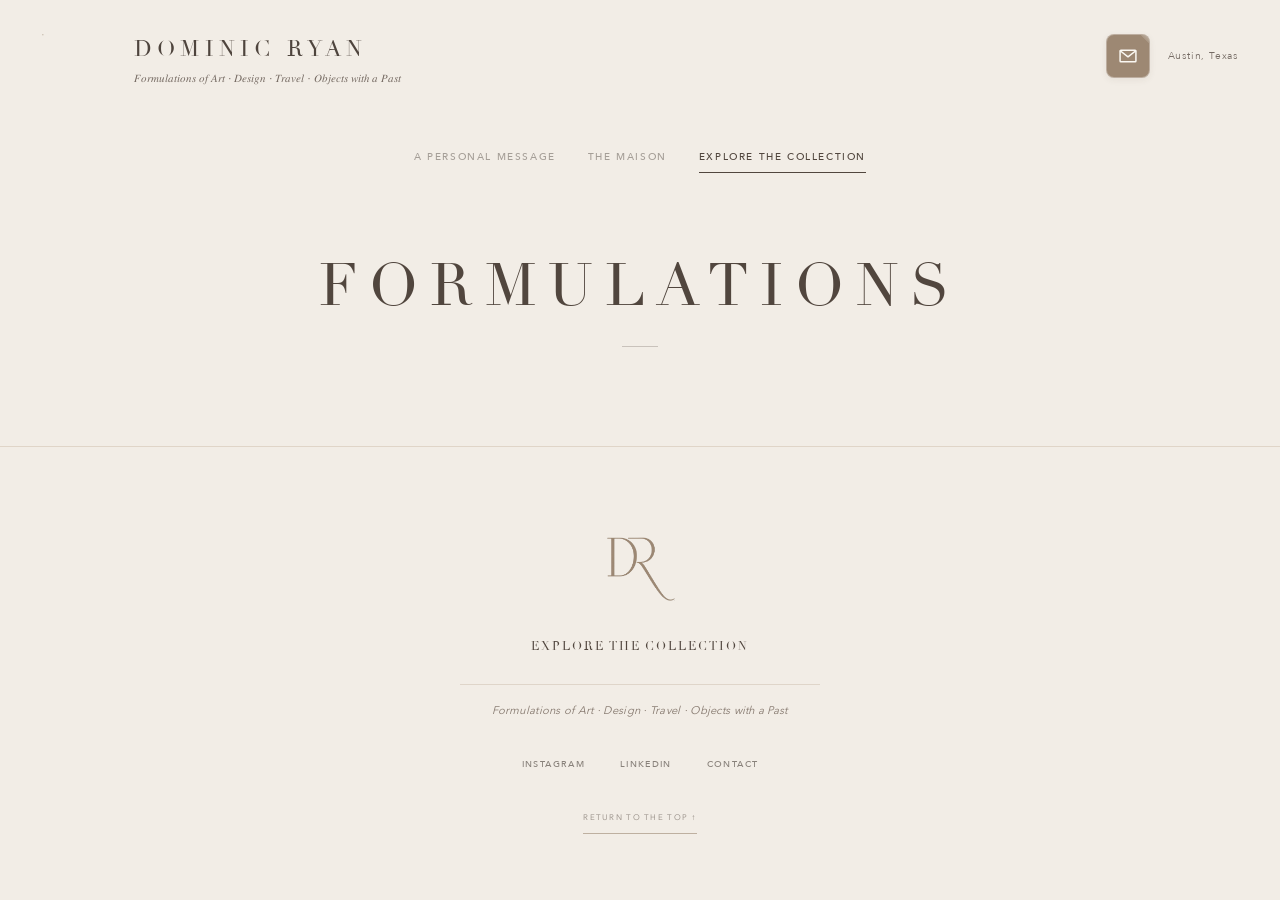
<file: formulations/index.html>
<!DOCTYPE html>
<html lang="en">

<head>

<script>
/* Automatically remove UTM parameters from the address bar */
(() => {
  function cleanUTMParameters() {
    const url = new URL(window.location.href);
    let changed = false;

    for (const key of [...url.searchParams.keys()]) {
      if (key.toLowerCase().startsWith("utm_")) {
        url.searchParams.delete(key);
        changed = true;
      }
    }

    if (changed) {
      history.replaceState(
        history.state,
        "",
        url.pathname + url.search + url.hash
      );
    }
  }

  // Clean immediately when the page opens.
  cleanUTMParameters();

  // Clean again when the page is shown or restored.
  window.addEventListener("pageshow", cleanUTMParameters);
})();
</script>

  
  <base href="/">
  <meta charset="UTF-8">
  <meta name="viewport" content="width=device-width, initial-scale=1.0, viewport-fit=cover">
  <meta name="robots" content="noindex, nofollow, noarchive, nosnippet">
  <meta name="googlebot" content="noindex, nofollow, noarchive, nosnippet">
  <meta name="bingbot" content="noindex, nofollow, noarchive, nosnippet">
  <title>The Collection | Dominic Ryan</title><!-- =========================================================
     DOMINIC RYAN — THE COLLECTION
     SEO, OPEN GRAPH & SOCIAL LINK PREVIEWS
     ========================================================= -->

<!-- Standard Description -->
<meta
  name="description"
  content="𝘈𝘳𝘵 · 𝘋𝘦𝘴𝘪𝘨𝘯 · 𝘛𝘳𝘢𝘷𝘦𝘭 · 𝘖𝘣𝘫𝘦𝘤𝘵𝘴 𝘸𝘪𝘵𝘩 𝘢 𝘗𝘢𝘴𝘵"
>

<!-- Canonical URL -->
<link
  rel="canonical"
  href="https://dominic-ryan.com/formulations/"
>

<!-- Open Graph: iMessage, Facebook, LinkedIn, WhatsApp -->
<meta property="og:type" content="website">
<meta property="og:site_name" content="Dominic Ryan">
<meta property="og:title" content="The Collection | Dominic Ryan">

<meta
  property="og:description"
  content="𝘈𝘳𝘵 · 𝘋𝘦𝘴𝘪𝘨𝘯 · 𝘛𝘳𝘢𝘷𝘦𝘭 · 𝘖𝘣𝘫𝘦𝘤𝘵𝘴 𝘸𝘪𝘵𝘩 𝘢 𝘗𝘢𝘴𝘵"
>

<meta
  property="og:url"
  content="https://dominic-ryan.com/formulations/"
>

<meta property="og:locale" content="en_US">

<!-- Shared DR Preview Artwork -->
<meta
  property="og:image"
  content="https://dominic-ryan.com/dr-opengraph2.png"
>

<meta
  property="og:image:secure_url"
  content="https://dominic-ryan.com/dr-opengraph2.png"
>

<meta property="og:image:type" content="image/png">

<meta
  property="og:image:alt"
  content="Dominic Ryan — Gold DR Monogram on Navy"
>

<!-- X / Twitter -->
<meta name="twitter:card" content="summary_large_image">

<meta
  name="twitter:title"
  content="The Collection | Dominic Ryan"
>

<meta
  name="twitter:description"
  content="𝘈𝘳𝘵 · 𝘋𝘦𝘴𝘪𝘨𝘯 · 𝘛𝘳𝘢𝘷𝘦𝘭 · 𝘖𝘣𝘫𝘦𝘤𝘵𝘴 𝘸𝘪𝘵𝘩 𝘢 𝘗𝘢𝘴𝘵"
>

<meta
  name="twitter:image"
  content="https://dominic-ryan.com/dr-opengraph2.png"
>

<meta
  name="twitter:image:alt"
  content="Dominic Ryan — Gold DR Monogram on Navy"
>
  <link rel="preload" href="/AvenirNext-Regular.woff2" as="font" type="font/woff2" crossorigin>
  <link rel="preload" href="/AvenirNext-Medium.woff2" as="font" type="font/woff2" crossorigin>
  <link rel="preload" href="/Didot.woff2" as="font" type="font/woff2" crossorigin>
  <link rel="icon" type="image/png" href="/dr-reveals-removebg-preview.png">
  <link rel="apple-touch-icon" href="/dr-reveals-removebg-preview.png">
  <style>
    @font-face{font-family:"DR Avenir Next";src:url('/AvenirNext-Regular.woff2') format('woff2');font-weight:400;font-display:swap}
    @font-face{font-family:"DR Avenir Next";src:url('/AvenirNext-Medium.woff2') format('woff2');font-weight:500;font-display:swap}
    @font-face{font-family:"DR Avenir Next";src:url('/AvenirNext-DemiBold.woff2') format('woff2');font-weight:600;font-display:swap}
    @font-face{font-family:"DR Didot";src:url('/Didot.woff2') format('woff2');font-weight:400;font-display:swap}
    :root{--bg:#f2ede6;--paper:#fbf8f2;--ink:#51463e;--soft-ink:#655d56;--muted:#84776d;--accent:#9d8873}
    *{box-sizing:border-box}html{scroll-behavior:smooth}body{margin:0;min-height:100vh;overflow-x:hidden;background:var(--bg);color:var(--ink);font-family:"DR Avenir Next","Avenir Next",Arial,sans-serif}
    .background-dr{position:fixed;right:clamp(-92px,-4.6vw,-42px);bottom:clamp(-60px,-3vw,-42px);width:clamp(285px,25vw,520px);z-index:0;pointer-events:none;user-select:none;opacity:.075}
    .background-dr img{display:block;width:100%;height:auto;object-fit:contain;filter:saturate(.65) sepia(.12)}
    .site-shell{position:relative;z-index:1;display:flex;flex-direction:column;width:100%;min-height:100vh}
    /* Shared header */
    .header{display:flex;justify-content:space-between;align-items:flex-start;width:100%;gap:40px;padding:34px 42px 0}
    .brand{display:flex;align-items:flex-start;gap:20px;min-width:0}
    .brand-mark{width:72px;flex:none}.brand-mark a{display:block}.brand-mark img{display:block;width:100%;height:auto}
    .brand-copy{min-width:0}.name{display:block;margin:3px 0 0;font:400 clamp(18px,1.7vw,27px)/1.15 "DR Didot",Didot,Georgia,serif;letter-spacing:.24em;color:#4e443d;text-decoration:none;transition:opacity .2s ease}.name:hover{opacity:.82}
    .tagline{max-width:680px;margin-top:9px;font-size:clamp(11px,.85vw,14px);line-height:1.45;color:#756a62}
    .location{padding-top:8px;font-size:10px;letter-spacing:.08em;color:#746a63;white-space:nowrap}
    /* Shared three-page navigation */
    .collection-navigation{display:flex;justify-content:center;align-items:center;gap:32px;margin:50px auto 0;padding:0 20px}
    .collection-navigation a{position:relative;padding-bottom:9px;color:var(--soft-ink);text-decoration:none;font-size:10px;font-weight:500;letter-spacing:.16em;white-space:nowrap;opacity:.55;transition:opacity .3s ease}
    .collection-navigation a.active{opacity:1}.collection-navigation a:not(.active):hover{opacity:.8}
    .collection-navigation a::after{content:"";position:absolute;left:0;right:0;bottom:0;height:1px;background:transparent;transition:background .25s ease}
    .collection-navigation a.active::after{background:var(--ink)}
    /* Collection content: existing embeds and layout preserved */
    .formulations-main{width:min(1180px,92vw);margin:0 auto;padding:78px 0 0;flex:1 0 auto}
    .collection-heading{margin-bottom:47px;text-align:center}
    .collection-heading h1{margin:0;font:400 clamp(35px,5vw,59px)/1.2 "DR Didot",Didot,Georgia,serif;letter-spacing:.20em;color:var(--ink)}
    

/* FORMULATIONS — CLICKABLE HEADING */

.collection-heading h1 a {
  position: relative;
  color: inherit;
  font: inherit;
  letter-spacing: inherit;
  text-decoration: none;
  -webkit-tap-highlight-color: transparent;
}

.collection-heading h1 a:visited,
.collection-heading h1 a:hover,
.collection-heading h1 a:active {
  color: inherit;
}

/* DESKTOP — ANIMATED UNDERLINE */

@media (hover: hover) and (pointer: fine) {
  .collection-heading h1 a::after {
    content: "";
    position: absolute;
    left: 0;
    right: 0;
    bottom: -5px;
    height: 1px;
    background: var(--ink);
    transform: scaleX(0);
    transform-origin: center;
    transition: transform .3s ease;
  }

  .collection-heading h1 a:hover::after,
  .collection-heading h1 a:focus-visible::after {
    transform: scaleX(1);
  }
}

/* KEYBOARD FOCUS */

.collection-heading h1 a:focus-visible {
  outline: 1px solid var(--ink);
  outline-offset: 8px;
}

@media (hover: hover) and (pointer: fine) {
  .collection-heading h1 a:focus-visible {
    outline: none;
  }
}


    .collection-heading-rule{width:36px;height:1px;margin:25px auto 0;background:rgba(81,70,62,.25)}
    .instagram-collection,.instagram-grid{width:100%;margin:0 auto}
    .instagram-highlights{display:flex;justify-content:center;width:100%;margin:0 auto 35px}
    .instagram-highlights .sk-ww-instagram-story-highlights{width:100%}
    /* Original story-viewer styling */
    .sk-ww-instagram-story-highlights .sk-story-viewer-layout,.sk-ww-instagram-story-highlights .sk-story-frame,.sk-ww-instagram-story-highlights .sk-story-stage-row,.sk-ww-instagram-story-highlights .sk-story-stage-wrap{background-color:#e5ded6!important}
    .sk-ww-instagram-story-highlights .sk-story-nav-btn{background-color:#84776d!important;color:#fbf8f2!important;border-color:transparent!important}
    .sk-ww-instagram-story-highlights .sk-story-nav-btn:hover{background-color:#51463e!important}
    .sk-ww-instagram-story-highlights .dr-mini-highlights{display:flex;justify-content:center;align-items:center;flex-wrap:wrap;gap:13px;width:100%;padding:18px 20px 20px;background:#e5ded6}
    .sk-ww-instagram-story-highlights .dr-mini-highlight{display:flex;justify-content:center;align-items:center;width:38px;height:38px;padding:3px;border:1px solid rgba(81,70,62,.25);border-radius:50%;background:transparent;cursor:pointer;opacity:.65;transition:opacity .2s ease,border-color .2s ease,transform .2s ease}
    .sk-ww-instagram-story-highlights .dr-mini-highlight img{display:block;width:100%;height:100%;object-fit:cover;border-radius:50%}
    .sk-ww-instagram-story-highlights .dr-mini-highlight:hover{opacity:1;border-color:#51463e;transform:translateY(-2px)}
    .sk-ww-instagram-story-highlights .dr-mini-highlight:focus-visible{outline:2px solid #51463e;outline-offset:3px}
    .sk-ww-instagram-story-highlights{position:relative;z-index:9999}
    .sk-ww-instagram-story-highlights .sk-highlight-story-shell,.sk-ww-instagram-story-highlights .sk-story-viewer-layout,.sk-ww-instagram-story-highlights .sk-story-frame{margin-bottom:0!important;padding-bottom:0!important}
    
    /* Original floating back-to-top control */
    .dr-back-to-top{position:fixed;right:19px;bottom:72px;z-index:9998;display:flex;align-items:center;justify-content:center;width:34px;height:34px;padding:0;background:rgba(251,248,242,.92);border:1px solid rgba(81,70,62,.25);border-radius:50%;color:#51463e;box-shadow:0 3px 12px rgba(70,57,47,.08);backdrop-filter:blur(8px);-webkit-backdrop-filter:blur(8px);cursor:pointer;opacity:0;visibility:hidden;pointer-events:none;transform:translateY(8px);transition:opacity .35s ease,transform .35s ease,visibility .35s ease,background .2s ease}
    .dr-back-to-top.is-visible{opacity:1;visibility:visible;pointer-events:auto;transform:translateY(0)}.dr-back-to-top:hover{background:#fbf8f2}
    .dr-back-to-top svg{display:block;width:15px;height:15px;fill:none;stroke:currentColor;stroke-width:1.5;stroke-linecap:round;stroke-linejoin:round}.dr-back-to-top:focus-visible{outline:2px solid #51463e;outline-offset:4px}
    @media(max-width:1050px){.header{padding:27px 30px 0}.brand-mark{width:61px}.formulations-main{padding-top:65px}}
    @media(max-width:760px){.background-dr{right:-58px;bottom:-34px;width:clamp(230px,54vw,340px);opacity:.06}.header{padding:25px 22px 0;gap:18px}.brand{gap:13px}.brand-mark{width:54px}.location{font-size:9px}.collection-navigation{margin-top:45px;gap:clamp(10px,4vw,22px);padding:0 12px}.collection-navigation a{font-size:clamp(8px,2.3vw,9px);letter-spacing:.08em}.formulations-main{width:94vw;padding-top:64px}.collection-heading{margin-bottom:38px}.collection-heading h1{font-size:clamp(29px,8vw,40px);letter-spacing:.12em}.collection-heading-rule{margin-top:22px}.instagram-highlights{margin-bottom:30px}.sk-ww-instagram-story-highlights .dr-mini-highlights{gap:10px;padding:14px 12px 17px}.sk-ww-instagram-story-highlights .dr-mini-highlight{width:32px;height:32px}.dr-back-to-top{right:29px;bottom:82px}}
    @media(max-width:420px){.name{font-size:18px;letter-spacing:.17em}}
    

    /* Collection: keep the existing header tagline on one mobile line. */
    @media(max-width:760px){
    }
    /* Center the remaining footer social/contact navigation. */
    .dr-unified-footer .dr-footer-nav{justify-content:center}
    .dr-unified-footer .dr-footer-nav-social{justify-content:center}
  </style>

<style>
    .tagline{
      max-width:680px;

      margin-top:9px;

      font-family:
        "Avenir Next",
        "Gill Sans",
        "Trebuchet MS",
        "Helvetica Neue",
        Arial,
        sans-serif;

      font-size:
        clamp(
          11px,
          .85vw,
          14px
        );

      line-height:1.45;

      color:#756a62;
    }


/* Exact Personal Message final tagline font selection */
.tagline{font-family:"DR Avenir Next","Avenir Next","Gill Sans","Helvetica Neue",Arial,sans-serif;}
  /* Personal Message: fit the original tagline to the available mobile width. */
  @media (max-width:760px) {
    .brand { min-width:0; flex:1 1 auto; }
    .brand > div { min-width:0; flex:1 1 auto; }
    .tagline { white-space:nowrap; max-width:none; }
  }
</style>
<!-- DOMINIC RYAN — FORMULATIONS SCROLL RESET -->

<script>
(() => {
  "use strict";

  /* Prevent the browser from restoring a previous scroll position. */

  if ("scrollRestoration" in history) {
    history.scrollRestoration = "manual";
  }

  function resetScroll() {
    const previousBehavior =
      document.documentElement.style.scrollBehavior;

    document.documentElement.style.scrollBehavior = "auto";

    window.scrollTo(0, 0);

    document.documentElement.style.scrollBehavior =
      previousBehavior;
  }

  /* Reset when the page is opened or restored from history. */

  window.addEventListener("pageshow", resetScroll);

  /* Reset after the initial page load. */

  window.addEventListener("load", resetScroll);
})();
</script>

<!-- DOMINIC RYAN — SHARED NAVIGATION & PAGE TRANSITIONS -->

<link rel="stylesheet" href="/dominic-ryan-navigation.css?v=5101">

<script src="/dominic-ryan-transitions.js?v=5101" defer></script>

<script src="/dominic-ryan-swipe.js?v=5000" defer></script>

  <style>
    /* Shared scroll-progress indicator — desktop and mobile. */
    .dr-scroll-progress{position:fixed;top:0;right:0;width:4px;height:100%;background:#a28d77;transform:scaleY(0);transform-origin:top center;will-change:transform;backface-visibility:hidden;z-index:10000;pointer-events:none}
  
@media (min-width: 769px) { .dr-scroll-progress { width: 6px; background: #a28d77; } }
</style>
<link rel="stylesheet" href="/shared-header.css">
</head>
<body id="top">
  <div class="dr-scroll-progress" aria-hidden="true"></div>
  <div class="background-dr" aria-hidden="true"><img src="/dr-reveals-removebg-preview.png" alt=""></div>
  <div class="site-shell">
    <header class="header">
      <div class="brand">
        <div class="brand-mark"><a href="/" aria-label="Return to Dominic Ryan homepage"><img src="/dr-reveals.gif" alt="DR"></a></div>
        <div class="brand-copy">
          <a class="name" href="/">DOMINIC RYAN</a>
          <div class="tagline">𝐹𝑜𝑟𝑚𝑢𝑙𝑎𝑡𝑖𝑜𝑛𝑠 𝑜𝑓 𝐴𝑟𝑡 · 𝐷𝑒𝑠𝑖𝑔𝑛 · 𝑇𝑟𝑎𝑣𝑒𝑙 · 𝑂𝑏𝑗𝑒𝑐𝑡𝑠 𝑤𝑖𝑡ℎ 𝑎 𝑃𝑎𝑠𝑡</div>

        </div>
      </div>
      <div class="location">Austin, Texas</div>
    </header><script src="/shared-header.js"></script>
    
<nav class="collection-navigation" aria-label="Primary page navigation">
  <a href="/">A PERSONAL MESSAGE</a>
  <a href="/maison/">THE MAISON</a>
  <a href="/formulations/" class="active" aria-current="page">EXPLORE THE COLLECTION</a>
</nav>

<main class="formulations-main">
  <header class="collection-heading">
    <h1>
      <a href="https://www.instagram.com/formulations/"
         target="_blank"
         rel="noopener noreferrer">FORMULATIONS</a>
    </h1>
    <div class="collection-heading-rule" aria-hidden="true"></div>
  </header>

  <div class="instagram-collection">
    <div class="instagram-highlights">
      <div class="sk-ww-instagram-story-highlights" data-embed-id="25732341"></div>
    </div>
    <div class="instagram-grid">
      <div class="elfsight-app-149e3c46-7ba9-47e5-b87f-8d51c5619fc4" data-elfsight-app-lazy></div>
    </div>
  </div>
</main>

 <!-- =========================================================
     DOMINIC RYAN — UNIFIED EDITORIAL FOOTER
     EXPLORE THE COLLECTION
     ========================================================= -->

<footer class="dr-unified-footer" aria-label="Site footer">

  <!-- MONOGRAM AND PAGE IDENTIFIER -->

  <div class="dr-footer-end-mark">

    <button
      class="dr-footer-monogram"
      type="button"
      aria-label="Return to the top of Explore the Collection"
      onclick="window.scrollTo({ top: 0, behavior: 'smooth' })"
    >
      <img
        src="/dr-reveals-removebg-preview.png"
        alt=""
      >
    </button>

    <span class="dr-footer-page-title">
      EXPLORE THE COLLECTION
    </span>

  </div>

  <!-- EDITORIAL DIVIDER -->

  <div
    class="dr-footer-rule"
    aria-hidden="true"
  ></div>

  <!-- BRAND STATEMENT -->

  <p class="dr-footer-tagline">
    Formulations of Art · Design · Travel · Objects with a Past
  </p>

  <!-- FOOTER NAVIGATION -->

  <nav
    class="dr-footer-nav"
    aria-label="Footer navigation"
  >

    <!-- SOCIAL AND CONTACT -->

    <div class="dr-footer-nav-group dr-footer-nav-social">

      <a
        href="https://www.instagram.com/formulations/"
        target="_blank"
        rel="noopener noreferrer"
      >
        INSTAGRAM
      </a>

      <a
        href="https://www.linkedin.com/in/itsdominicryan"
        target="_blank"
        rel="noopener noreferrer"
      >
        LINKEDIN
      </a>

      <a
        href="#contact"
        data-dr-contact-open
      >
        CONTACT
      </a>

    </div>

  </nav>

  <!-- RETURN TO TOP -->

  <button
    class="dr-footer-return"
    id="dr-footer-return"
    type="button"
  >
    RETURN TO THE TOP ↑
  </button>

</footer>
  </div>
  <button class="dr-back-to-top" id="dr-back-to-top" type="button" aria-label="Back to top" title="Back to top"><svg viewBox="0 0 24 24" aria-hidden="true"><path d="M12 19V5"></path><path d="M5 12L12 5L19 12"></path></svg></button>
  <script src="https://widgets.sociablekit.com/instagram-story-highlights/widget.js" defer></script>
  <script src="https://elfsightcdn.com/platform.js" async></script>
  <script src="/dominic-ryan-contact-addon.js" defer></script>
  <script src="/dominic-ryan-stories.js" defer></script>
  <script>
    (()=>{'use strict';const backToTop=document.getElementById('dr-back-to-top');const footerReturn=document.getElementById('dr-footer-return');const scrollUp=()=>window.scrollTo({top:0,behavior:'smooth'});if(footerReturn)footerReturn.addEventListener('click',scrollUp);if(!backToTop)return;let ticking=false;function update(){ticking=false;backToTop.classList.toggle('is-visible',window.scrollY>500)}function request(){if(ticking)return;ticking=true;requestAnimationFrame(update)}addEventListener('scroll',request,{passive:true});addEventListener('resize',request);backToTop.addEventListener('click',scrollUp);update()})();
  </script>



<script>
/* Single-controller, top-anchored scroll progress: fast, non-oscillating compositor animation. */
(() => {
  'use strict';
  const bar = document.querySelector('.dr-scroll-progress, .progress');
  if (!bar) return;
  const root = document.documentElement;
  let displayed = 0, target = 0, raf = 0, last = 0, initialized = false;

  function sample() {
    // Layout viewport coordinates keep Safari toolbar animations from shifting the tip.
    const visible = root.clientHeight;
    const total = Math.max(root.scrollHeight, document.body.scrollHeight, visible);
    const maximum = Math.max(0, total - visible);
    const position = Math.max(0, Math.min(maximum, root.scrollTop || window.scrollY));
    // Endpoint follows the calculated bottom of the browser's scrollbar thumb.
    target = maximum > 0 ? (position + visible) / total : 0;
  }
  function paint(value) {
    bar.style.transform = 'translate3d(0,0,0) scaleY(' + value + ')';
  }
  function tick(now) {
    raf = 0;
    sample();
    const dt = last ? Math.min(48, now - last) : 16.67;
    last = now;
    // Near-instant exponential tracking; no spring, bounce, or accumulated velocity.
    const alpha = 1 - Math.exp(-dt / (window.innerWidth >= 769 ? 38 : 9));
    displayed += (target - displayed) * alpha;
    if (Math.abs(target - displayed) < 0.000005) displayed = target;
    paint(displayed);
    if (displayed !== target) raf = requestAnimationFrame(tick);
    else last = 0;
  }
  function update() {
    sample();
    if (!initialized) {
      initialized = true;
      displayed = target;
      last = 0;
      paint(displayed);
      return;
    }
    if (!raf) raf = requestAnimationFrame(tick);
  }
  window.addEventListener('scroll', update, {passive:true});
  window.addEventListener('resize', update, {passive:true});
  window.addEventListener('pageshow', update);
  window.addEventListener('load', update);
  window.addEventListener('orientationchange', update);
  if ('ResizeObserver' in window) new ResizeObserver(update).observe(document.body);
  update();
})();
</script>

<!-- DOMINIC RYAN — COLLECTION MEDIA SESSION ARTWORK -->
<script>
(() => {
  'use strict';
  if (!('mediaSession' in navigator) || typeof MediaMetadata !== 'function') return;

  const artwork = [{
    src: 'https://dominic-ryan.com/dr-opengraph2.png',
    sizes: '1254x1254',
    type: 'image/png'
  }];
  const observed = new WeakSet();
  const bound = new WeakSet();
  let pending = false;

  function applyArtwork() {
    try {
      navigator.mediaSession.metadata = new MediaMetadata({
        title: 'Dominic Ryan | Formulations',
        artist: document.querySelector('meta[property="og:description"]')?.content || 'Dominic Ryan',
        album: document.querySelector('meta[property="og:description"]')?.content || 'Dominic Ryan',
        artwork
      });
    } catch (_) { /* Leave native playback untouched. */ }
  }

  function bindMedia(media) {
    if (bound.has(media)) return;
    bound.add(media);
    media.addEventListener('play', applyArtwork);
    media.addEventListener('playing', applyArtwork);
    media.addEventListener('volumechange', () => {
      if (!media.paused && !media.muted) applyArtwork();
    });
    if (!media.paused && !media.ended) applyArtwork();
  }

  function scheduleScan() {
    if (pending) return;
    pending = true;
    queueMicrotask(() => {
      pending = false;
      scan(document);
    });
  }

  function scan(root) {
    if (!observed.has(root)) {
      observed.add(root);
      new MutationObserver(scheduleScan).observe(root, {
        childList: true, subtree: true
      });
    }
    root.querySelectorAll('video, audio').forEach(bindMedia);
    root.querySelectorAll('*').forEach(el => {
      if (el.shadowRoot) scan(el.shadowRoot);
    });
  }

  // Catch shadow roots created asynchronously by lazy-loaded widgets.
  // A lightweight periodic discovery pass also covers late attachShadow calls.
  scan(document);
  let discovery = setInterval(scheduleScan, 1000);
  window.addEventListener('pagehide', () => clearInterval(discovery));
  window.addEventListener('pageshow', () => {
    clearInterval(discovery);
    scheduleScan();
    discovery = setInterval(scheduleScan, 1000);
  });
  document.addEventListener('visibilitychange', () => {
    if (!document.hidden) scheduleScan();
  });
})();
</script>
</body>
</html>
</file>
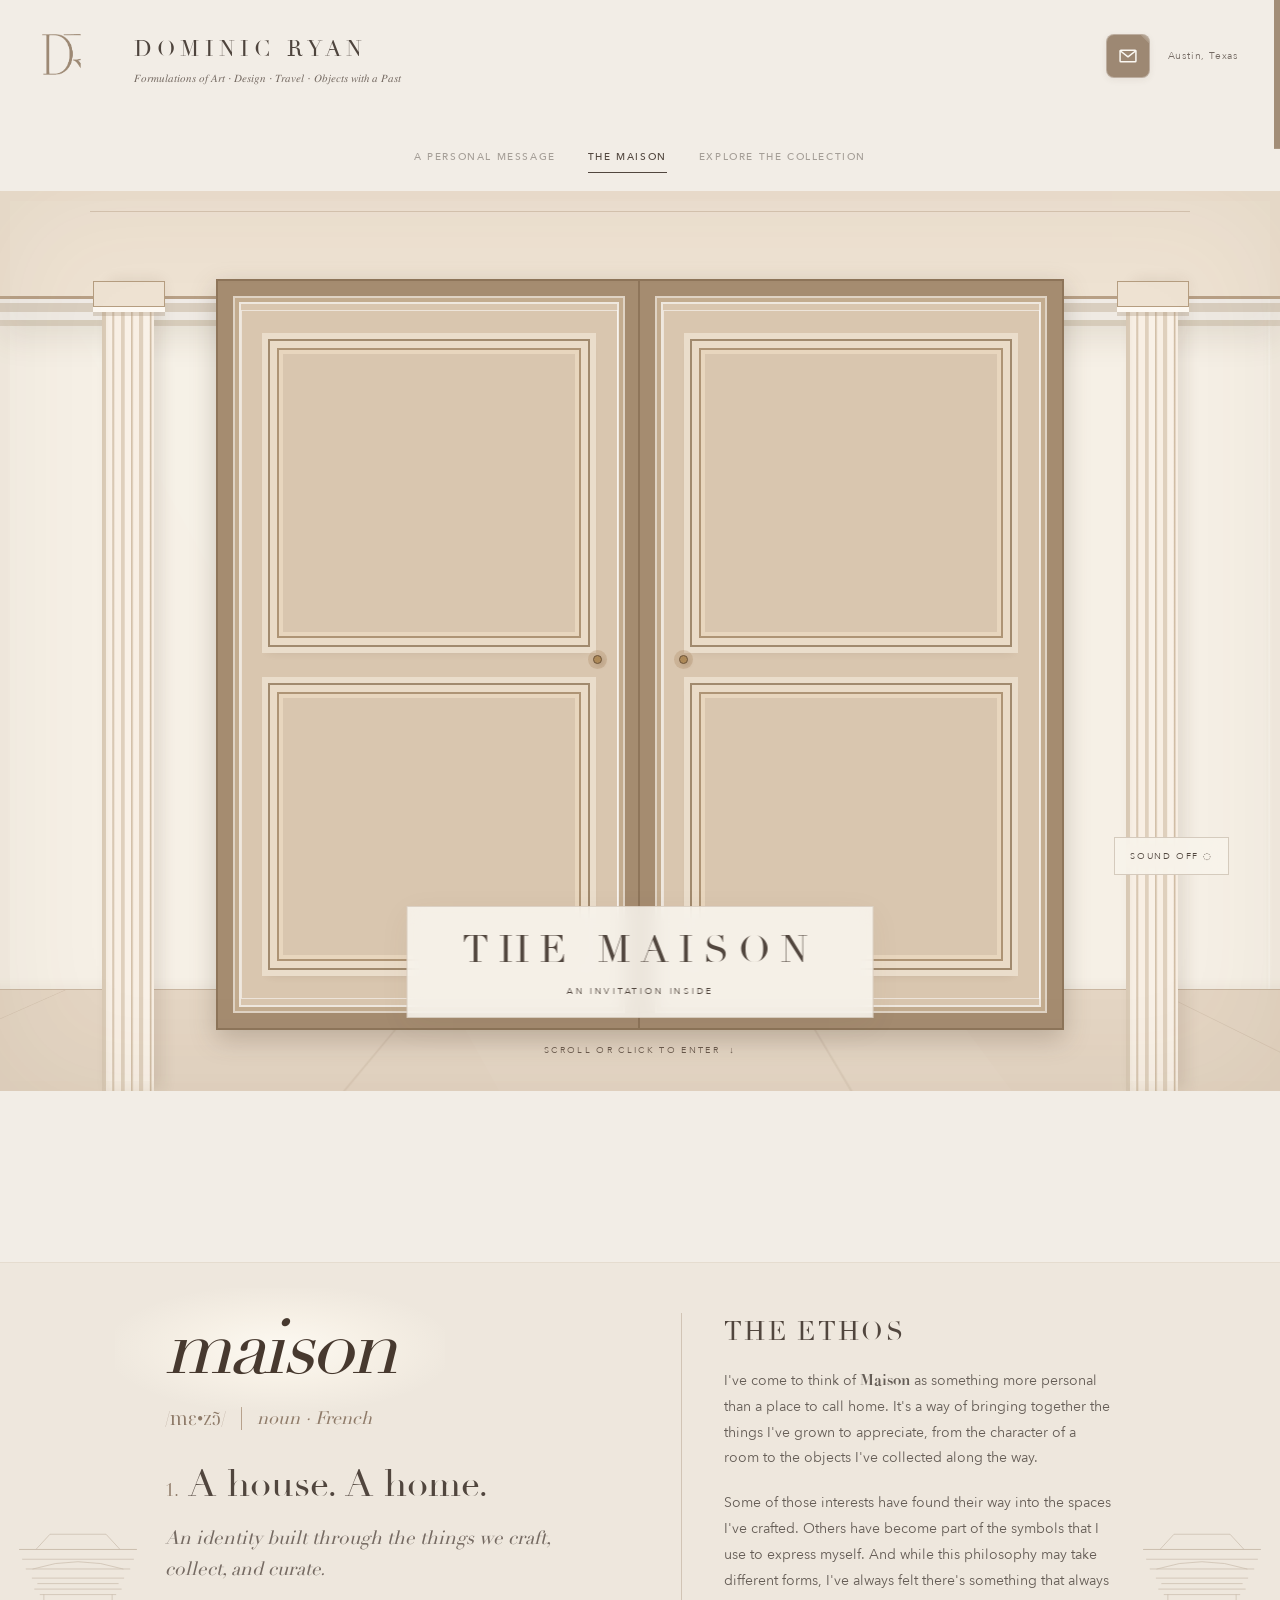
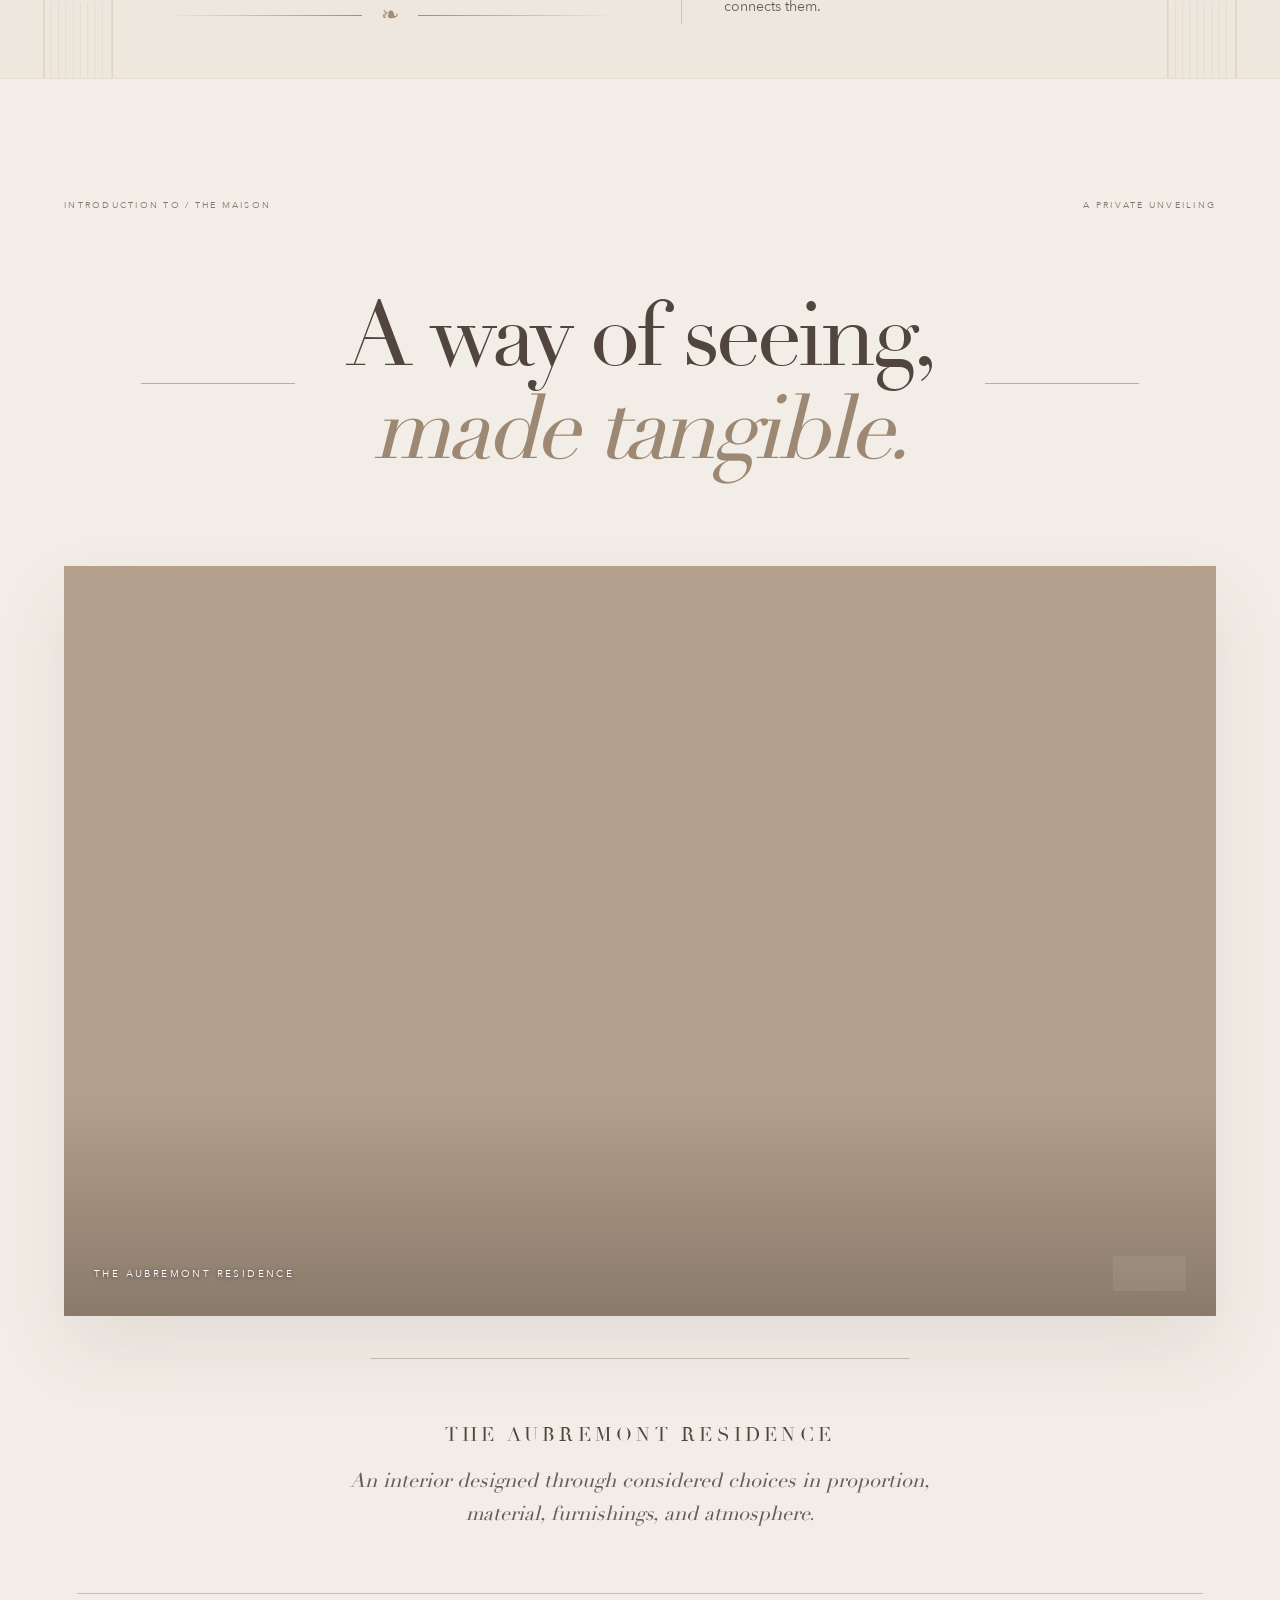
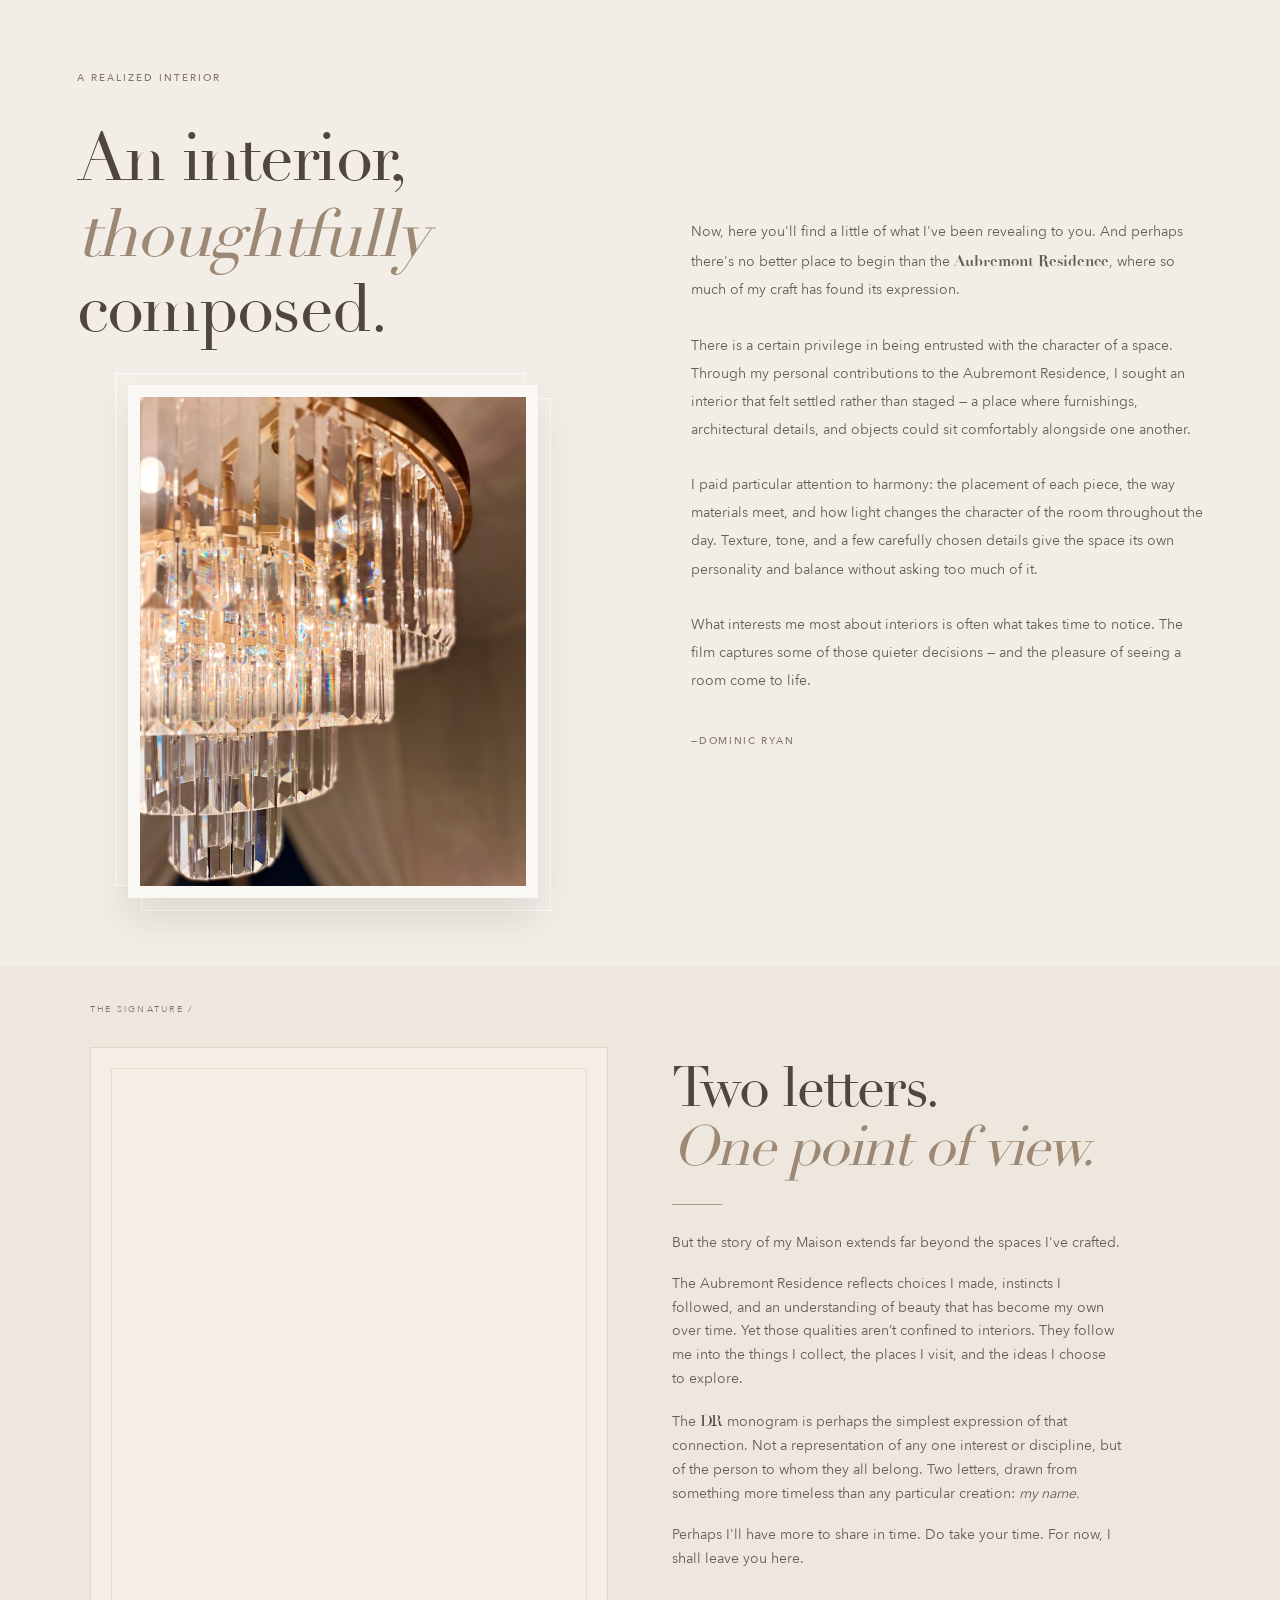
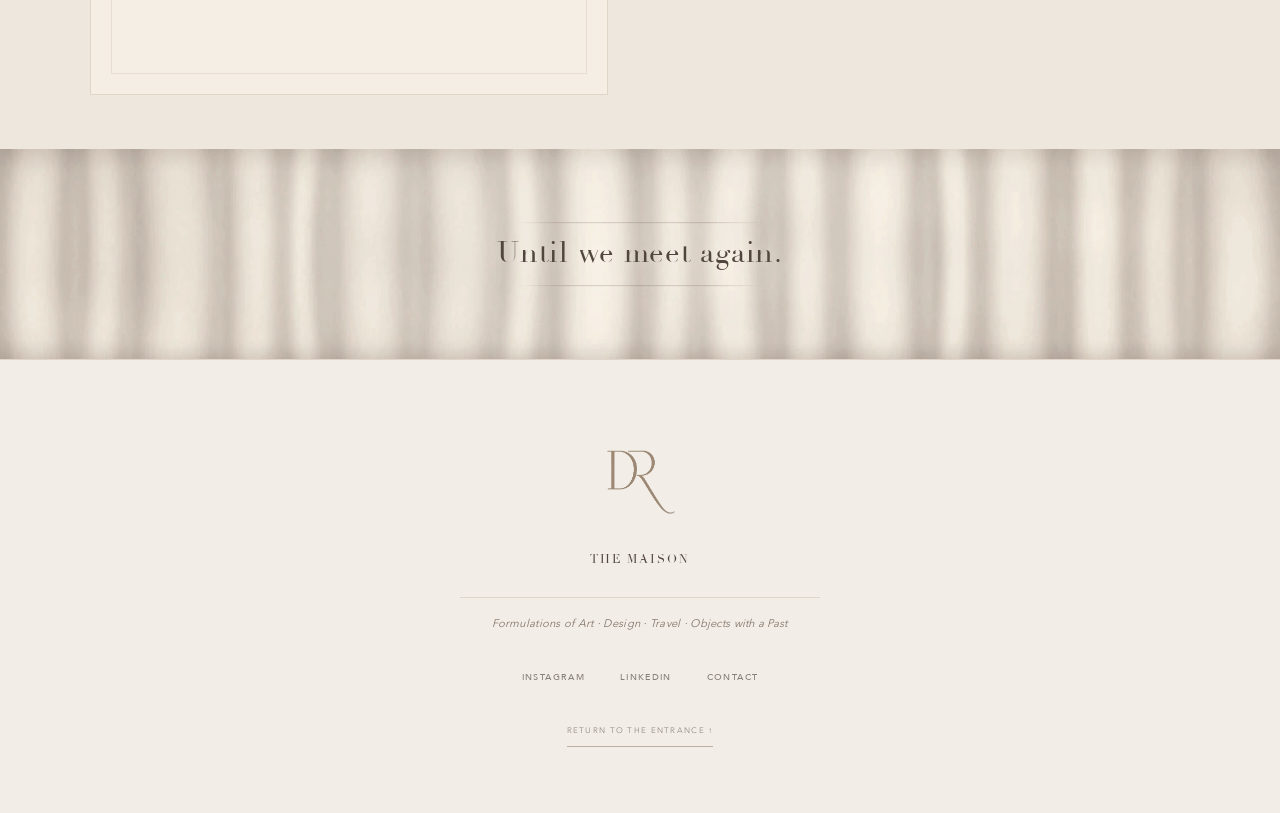
<file: maison/index.html>
<!DOCTYPE html>
<html lang="en">

<head>

<script>
/* Automatically remove UTM parameters from the address bar */
(() => {
  function cleanUTMParameters() {
    const url = new URL(window.location.href);
    let changed = false;

    for (const key of [...url.searchParams.keys()]) {
      if (key.toLowerCase().startsWith("utm_")) {
        url.searchParams.delete(key);
        changed = true;
      }
    }

    if (changed) {
      history.replaceState(
        history.state,
        "",
        url.pathname + url.search + url.hash
      );
    }
  }

  // Clean immediately when the page opens.
  cleanUTMParameters();

  // Clean again when the page is shown or restored.
  window.addEventListener("pageshow", cleanUTMParameters);
})();
</script>

<link rel="stylesheet" href="/dominic-ryan-navigation.css?v=5102">

<script src="/dominic-ryan-transitions.js?v=5102" defer></script>

<script src="/dominic-ryan-swipe.js?v=5000" defer></script>
<script>
/* THE MAISON — PREVENT BROWSER SCROLL RESTORATION */

if ("scrollRestoration" in history) {
  history.scrollRestoration = "manual";
}
</script><meta charset="utf-8"/><meta content="width=device-width,initial-scale=1" name="viewport"/><title>The Maison | Dominic Ryan</title><!-- =========================================================
     DOMINIC RYAN — THE MAISON
     SEO, OPEN GRAPH & SOCIAL LINK PREVIEWS
     ========================================================= -->

<!-- Standard Description -->
<meta
  name="description"
  content="𝘈𝘳𝘵 · 𝘋𝘦𝘴𝘪𝘨𝘯 · 𝘛𝘳𝘢𝘷𝘦𝘭 · 𝘖𝘣𝘫𝘦𝘤𝘵𝘴 𝘸𝘪𝘵𝘩 𝘢 𝘗𝘢𝘴𝘵"
>

<!-- Canonical URL -->
<link
  rel="canonical"
  href="https://dominic-ryan.com/maison/"
>

<!-- Open Graph: iMessage, Facebook, LinkedIn, WhatsApp -->
<meta property="og:type" content="website">
<meta property="og:site_name" content="Dominic Ryan">
<meta property="og:title" content="The Maison | Dominic Ryan">
<meta
  property="og:description"
  content="𝘈𝘳𝘵 · 𝘋𝘦𝘴𝘪𝘨𝘯 · 𝘛𝘳𝘢𝘷𝘦𝘭 · 𝘖𝘣𝘫𝘦𝘤𝘵𝘴 𝘸𝘪𝘵𝘩 𝘢 𝘗𝘢𝘴𝘵"
>
<meta property="og:url" content="https://dominic-ryan.com/maison/">

<meta
  property="og:image"
  content="https://dominic-ryan.com/dr-opengraph2.png"
>
<meta
  property="og:image:secure_url"
  content="https://dominic-ryan.com/dr-opengraph2.png"
>
<meta property="og:image:type" content="image/png">
<meta
  property="og:image:alt"
  content="Dominic Ryan — Gold DR Monogram on Navy"
>

<!-- X / Twitter -->
<meta name="twitter:card" content="summary_large_image">
<meta name="twitter:title" content="The Maison | Dominic Ryan">
<meta
  name="twitter:description"
  content="𝘈𝘳𝘵 · 𝘋𝘦𝘴𝘪𝘨𝘯 · 𝘛𝘳𝘢𝘷𝘦𝘭 · 𝘖𝘣𝘫𝘦𝘤𝘵𝘴 𝘸𝘪𝘵𝘩 𝘢 𝘗𝘢𝘴𝘵"
>
<meta
  name="twitter:image"
  content="https://dominic-ryan.com/dr-opengraph2.png"
>
<meta
  name="twitter:image:alt"
  content="Dominic Ryan — Gold DR Monogram on Navy"
><style>
:root{--ivory:#f2ede6;--paper:#fbf8f2;--ink:#51463e;--taupe:#9d8873;--line:#ad9a83;--open:0;--travel:0}*{box-sizing:border-box}html{scroll-behavior:smooth}body{margin:0;background:#eae1d5;color:var(--ink);font-family:'Avenir Next',Arial,sans-serif;overflow-x:hidden}button{font:inherit}.mast{position:fixed;z-index:50;top:0;left:0;right:0;height:72px;display:flex;align-items:center;justify-content:space-between;padding:0 clamp(22px,4vw,65px);font-size:10px;letter-spacing:.25em;color:#63564a;pointer-events:none}.mast>*{pointer-events:auto}.mast .mark{font-family:Didot,Georgia,serif;font-size:23px;letter-spacing:.12em}.mast a{color:inherit;text-decoration:none}.threshold{height:119vh;position:relative}.scene{position:sticky;top:0;height:100svh;min-height:560px;overflow:hidden;perspective:1600px;background:#e7dbcb}.scene:after{content:'';position:absolute;inset:0;pointer-events:none;box-shadow:inset 0 0 0 10px #d2c0aa18,inset 0 0 120px #59432a12;z-index:18}.interior{position:absolute;inset:0;display:flex;align-items:center;justify-content:center;overflow:hidden;background:#f6f0e6}.interior:before{content:'';position:absolute;inset:0;background:repeating-linear-gradient(90deg,transparent 0 10.9%,#aa907424 11%,#fff9 11.15%,transparent 11.4% 22%);opacity:.28}.rear-wall{position:absolute;inset:9% 19% 13%;border:1px solid #b4a28d55;box-shadow:inset 0 0 0 8px #fff7,inset 0 0 0 10px #a18a6e35,0 0 0 24px #f9f3e850}.rear-wall:before{content:'';position:absolute;inset:22px;border:1px solid #b7a38b38}.arch{position:absolute;inset:18% 34% 12%;border:1px solid #a58e7444;border-radius:48% 48% 0 0/30% 30% 0 0;box-shadow:0 0 0 12px #fff6,0 0 0 14px #a58e742c,inset 0 0 0 12px #fff8}.monogram{position:absolute;width:min(28vw,310px);max-height:44vh;object-fit:contain;transform:translateY(calc(var(--travel)*-10px)) scale(calc(.8 + var(--travel)*.28));filter:drop-shadow(0 3px 1px #5543331c);z-index:3}.interior-title{position:absolute;top:74%;text-align:center;letter-spacing:.3em;font-family:Didot,Georgia,serif;font-size:clamp(19px,2.8vw,39px);transform:translateY(calc(var(--travel)*-16px));opacity:calc(.6 + var(--travel)*.4)}.interior-title small{display:block;font:9px 'Avenir Next',Arial,sans-serif;letter-spacing:.33em;margin-top:13px}.light-beam{position:absolute;z-index:2;inset:0;pointer-events:none;clip-path:polygon(0 0,27% 0,79% 100%,39% 100%);background:#fff7e2;opacity:calc(.04 + var(--travel)*.26);mix-blend-mode:screen;transform:translateX(calc(var(--travel)*9%))}.floor{position:absolute;bottom:-5%;left:-20%;width:140%;height:22%;background:#e4d5c3;transform:perspective(430px) rotateX(55deg);border-top:2px solid #a9937b77;box-shadow:0 -12px 25px #5946310b}.floor:after{content:'';position:absolute;inset:0;background:repeating-linear-gradient(90deg,transparent 0 11.9%,#a58d7438 12%,transparent 12.1% 24%)}.portico{position:absolute;inset:0;z-index:8;pointer-events:none}.entablature{position:absolute;left:0;right:0;top:0;height:12%;background:#eee2d2;border-bottom:3px solid #b8a086;box-shadow:0 4px 0 #fff9,0 13px 0 #a98e7252,0 21px 0 #fff9,0 27px 0 #a48a6e40,0 40px 30px #56422b1b}.entablature:before{content:'';position:absolute;inset:20px 7% auto;border-top:1px solid #b7a08775}.pillar{position:absolute;top:10%;bottom:0;width:clamp(20px,4vw,70px);background:repeating-linear-gradient(90deg,#dfd0bd 0 7%,#f9f1e7 8% 19%,#cdb9a0 21%,#f8efe4 25% 36%);box-shadow:inset 4px 0 8px #7b5d3915,8px 0 14px #47311c1c}.pillar.left{left:clamp(0px,8vw,120px)}.pillar.right{right:clamp(0px,8vw,120px)}.pillar:before{content:'';position:absolute;top:0;left:-18%;width:136%;height:24px;background:#eee2d2;border:1px solid #b59d80;box-shadow:0 5px 0 #fdf8f1,0 9px 0 #a9937b55}.doors{position:absolute;z-index:12;inset:10% 17% 7%;display:flex;transform-style:preserve-3d;filter:drop-shadow(0 9px 13px #3e2b1c3b)}.door{position:relative;flex:1;transform-style:preserve-3d;background:#d9c6af;border:clamp(8px,1.2vw,17px) solid #a58c70;box-shadow:inset 0 0 0 2px #fff7,inset 0 0 0 6px #c3ac8f,inset 0 0 0 8px #fff9,0 0 0 2px #8e755a;backface-visibility:visible;will-change:transform}.door.left{transform-origin:left center;transform:rotateY(calc(var(--open)*-107deg))}.door.right{transform-origin:right center;transform:rotateY(calc(var(--open)*107deg))}.door:before{content:'';position:absolute;inset:6% 9% 51%;border:2px solid #a18a6e;box-shadow:0 0 0 6px #eaddcb,inset 0 0 0 7px #eadbc7,inset 0 0 0 9px #ae9475,inset 0 0 0 13px #e8d6be,0 5px 8px #5c422b24}.door:after{content:'';position:absolute;inset:54% 9% 6%;border:2px solid #a18a6e;box-shadow:0 0 0 6px #eaddcb,inset 0 0 0 7px #eadbc7,inset 0 0 0 9px #ae9475,inset 0 0 0 13px #e8d6be,0 5px 8px #5c422b24}.door .beading{position:absolute;inset:2%;border:1px solid #fff8;pointer-events:none}.door .knob{position:absolute;top:50%;width:9px;height:9px;border-radius:50%;background:#ad8958;border:1px solid #6d553b;box-shadow:0 0 0 5px #ad8b6250,2px 2px 4px #4c35282e;z-index:4}.left .knob{right:6%}.right .knob{left:6%}.entry-label{position:absolute;z-index:25;bottom:8%;left:50%;transform:translateX(-50%);text-align:center;pointer-events:none;opacity:calc(1 - var(--open)*1.8);white-space:nowrap}.entry-label span{font:clamp(21px,3vw,42px) Didot,Georgia,serif;letter-spacing:.26em}.entry-label small{display:block;margin-top:18px;font-size:9px;letter-spacing:.3em}.entry-action{position:absolute;z-index:26;left:50%;bottom:3%;transform:translateX(-50%);border:0;background:transparent;color:#67574a;font-size:9px;letter-spacing:.26em;padding:15px;cursor:pointer;opacity:calc(1 - var(--open)*1.6)}.progress{position:fixed;z-index:10001;right:0;top:0;width:4px;height:100%;background:#a28d77;transform:scaleY(0);transform-origin:top center;will-change:transform;backface-visibility:hidden;pointer-events:none}.plan-section{position:relative;min-height:130vh;background:#f2ede6;padding:clamp(110px,13vw,190px) 6vw 150px;overflow:hidden}.plan-intro{display:flex;justify-content:space-between;align-items:flex-end;gap:20px;max-width:1200px;margin:0 auto 65px}.eyebrow{font-size:9px;letter-spacing:.3em;color:#8b7c6e}.plan-intro h2{font:clamp(48px,8vw,120px)/.95 Didot,Georgia,serif;letter-spacing:.03em;font-weight:400;margin:18px 0 0}.plan-intro p{max-width:240px;font-size:12px;line-height:1.8;color:#87766a}.drawing{position:relative;max-width:1160px;margin:auto;aspect-ratio:1.65;background:#eee5d9;border:1px solid #b6a18b88;box-shadow:0 15px 55px #513e2920,inset 0 0 0 11px #f9f4ec,inset 0 0 0 12px #b6a18b66;padding:clamp(20px,3vw,44px)}.drawing svg{width:100%;height:100%;display:block}.drawing .wall{stroke:#8e7760;stroke-width:9;fill:none;stroke-linecap:square}.drawing .partition{stroke:#8e7760;stroke-width:5;fill:none}.drawing .detail{stroke:#a28d75;stroke-width:1.5;fill:none}.drawing .furniture{stroke:#a28d75;stroke-width:2;fill:none}.drawing .dimension{stroke:#b5a18b;stroke-width:1;fill:none}.drawing text{fill:#947e68;font:11px Arial,sans-serif;letter-spacing:3px}.drawing .accent{fill:#9d8873;opacity:.08}.drawing .reveal-line{stroke-dasharray:2000;stroke-dashoffset:calc((1 - var(--planprogress))*2000)}.plan-foot{max-width:1160px;margin:25px auto;display:flex;justify-content:space-between;gap:20px;color:#8d7d6d;font-size:9px;letter-spacing:.23em}.closing{min-height:65vh;display:flex;flex-direction:column;align-items:center;justify-content:center;text-align:center;background:#e9dfd2;position:relative}.closing:before{content:'';position:absolute;inset:25px;border:1px solid #b19b814d;pointer-events:none}.closing img{width:clamp(100px,16vw,220px);max-height:230px;object-fit:contain}.closing h2{font:clamp(35px,6vw,75px) Didot,Georgia,serif;letter-spacing:.22em;font-weight:400;margin:24px 0}.closing small{font-size:9px;letter-spacing:.28em}.reset{background:none;border:0;border-bottom:1px solid #9d8873;color:var(--ink);padding:10px 0;cursor:pointer;margin-top:35px;font-size:10px;letter-spacing:.2em}@media(max-width:700px){.mast{height:62px}.mast .edition{display:none}.doors{inset:15% 8% 12%}.entablature{height:15%}.pillar.left{left:0}.pillar.right{right:0}.rear-wall{inset:17% 11% 18%}.arch{inset:26% 23% 19%}.monogram{width:50vw}.interior-title{top:72%;font-size:23px}.plan-intro{display:block}.plan-intro p{margin-top:25px}.drawing{aspect-ratio:.85;padding:15px}.drawing svg{transform:rotate(90deg) scale(1.12);width:100%;height:100%}.plan-foot{font-size:7px}.entry-label{bottom:13%}}

/* MAISON DR — FILM & IDENTITY STUDY */
.film-section{background:#f2ede6;padding:120px clamp(22px,5vw,90px) 100px;position:relative}.film-prelude,.identity-meta{display:flex;justify-content:space-between;gap:20px;font-size:9px;letter-spacing:.25em;color:#84776d}.film-heading{text-align:center;display:flex;align-items:center;justify-content:center;gap:clamp(18px,4vw,65px);margin:80px auto 90px}.film-heading h2{font:400 clamp(46px,7vw,110px)/1.03 Didot,Georgia,serif;letter-spacing:-.045em;margin:0;white-space:nowrap}.film-heading em,.identity-copy h2 em{font-weight:400;color:#9d8873}.film-hairline{height:1px;width:clamp(35px,12vw,230px);background:#bcae9d}.film-stage{height:min(70vw,750px);min-height:400px;max-width:1480px;margin:auto;position:relative;overflow:hidden;background:#b4a18d;box-shadow:0 32px 70px #51463e18}.residence-film{position:absolute;width:100%;height:100%;object-fit:cover;inset:0}.film-vignette{pointer-events:none;position:absolute;inset:0;background:linear-gradient(to bottom,transparent 70%,#231b174a 100%)}.film-overlay{position:absolute;bottom:25px;left:30px;right:30px;display:flex;justify-content:space-between;color:#fff;font-size:10px;letter-spacing:.24em;align-items:center;text-shadow:0 1px 4px #0008}.film-overlay button{border:1px solid #fff9;background:#f2ede615;color:white;padding:10px 16px;cursor:pointer;letter-spacing:.17em;font-size:9px;backdrop-filter:blur(8px)}.film-caption{font:400 italic 18px/1.5 Didot,Georgia,serif;color:#84776d;text-align:center;margin:35px 0 0}.identity-section{background:#eee7dd;padding:90px clamp(22px,7vw,130px) 130px}.identity-layout{display:grid;grid-template-columns:1fr 1fr;align-items:center;gap:clamp(50px,8vw,150px);max-width:1280px;margin:95px auto 0}.identity-portrait{min-height:580px;border:1px solid #b19b814a;background:#f4eee5;display:grid;place-items:center;position:relative}.identity-portrait:before{content:'';position:absolute;inset:20px;border:1px solid #b19b8133;pointer-events:none}.identity-monogram{width:42%;max-height:310px;object-fit:contain;filter:drop-shadow(1px 3px 2px #5c47361a)}.micro-label,.identity-signature{font-size:9px;letter-spacing:.25em;color:#84776d}.identity-copy h2{font:400 clamp(45px,5.1vw,85px)/1.12 Didot,Georgia,serif;letter-spacing:-.035em;margin:28px 0}.fine-rule{width:50px;height:1px;background:#ad9a83;margin:36px 0}.identity-copy p{font:400 clamp(15px,1.15vw,18px)/1.9 Georgia,serif;color:#655d56;max-width:450px;margin:0 0 23px}.identity-signature{display:block;margin-top:58px}.mast .mark{font-family:Didot,Georgia,serif}.identity-copy em{font-style:italic}@media(max-width:760px){.film-section{padding:90px 18px 75px}.film-heading{margin:55px auto}.film-heading h2{font-size:clamp(34px,8vw,60px)}.film-hairline{width:20px}.film-stage{height:65vh;min-height:400px}.film-overlay{left:15px;right:15px;bottom:16px;font-size:8px}.film-caption{font-size:16px}.identity-section{padding:70px 24px 95px}.identity-layout{grid-template-columns:1fr;gap:55px;margin-top:60px}.identity-portrait{min-height:370px}.identity-copy h2{font-size:52px}.closing{min-height:65vh}}

/* THE MAISON — SHARED DOMINIC RYAN IDENTITY */
@font-face{font-family:"DR Avenir Next";src:url("../AvenirNext-Regular.woff2") format("woff2");font-style:normal;font-weight:400;font-display:swap}
  @font-face {
  font-family: "DR Didot Bold";
  src: url("../DidotBold.woff2") format("woff2");
  font-style: normal;
  font-weight: 700;
  font-display: swap;
}
@font-face{font-family:"DR Avenir Next";src:url("../AvenirNext-Medium.woff2") format("woff2");font-style:normal;font-weight:500;font-display:swap}
@font-face{font-family:"DR Didot";src:url("../Didot.woff2") format("woff2");font-style:normal;font-weight:400;font-display:swap}
  /* Maison pronunciation font — standard Latin */
@font-face {
  font-family: "Maison IPA";
  src: url("./noto-serif-display-latin-400-normal.woff2") format("woff2");
  font-weight: 400;
  font-style: normal;
  font-display: swap;
  unicode-range: U+0000-00FF;
}

/* Maison pronunciation font — extended Latin and IPA */
@font-face {
  font-family: "Maison IPA";
  src: url("./noto-serif-display-latin-ext-400-normal.woff2") format("woff2");
  font-weight: 400;
  font-style: normal;
  font-display: swap;
unicode-range: U+0100-024F, U+0250-02AF, U+0300-036F, U+1E00-1EFF, U+2C60-2C7F, U+A720-A7FF;
}
body{font-family:"DR Avenir Next","Avenir Next",Arial,sans-serif}
.mast .mark,.interior-title,.plan-intro h2,.film-heading h2,.identity-copy h2,.closing h2{font-family:"DR Didot",Didot,Georgia,serif}
.mast{height:68px;z-index:60;align-items:center;background:linear-gradient(180deg,rgba(242,237,230,.94),rgba(242,237,230,0));}
.mast .mark{font-size:22px;letter-spacing:.12em}
.mast .mark a{color:inherit;text-decoration:none}
.maison-primary-nav{position:fixed;top:77px;left:50%;transform:translateX(-50%);z-index:61;display:flex;justify-content:center;align-items:center;gap:clamp(15px,3vw,34px);width:max-content;max-width:calc(100vw - 24px);font:500 10px/1.4 "DR Avenir Next",Arial,sans-serif;letter-spacing:.16em;white-space:nowrap}
.maison-primary-nav a{position:relative;color:var(--soft-ink,#655d56);text-decoration:none;opacity:.57;padding-bottom:9px;transition:opacity .3s ease}
.maison-primary-nav a:hover{opacity:.83}.maison-primary-nav a[aria-current="page"]{opacity:1}
.maison-primary-nav a[aria-current="page"]:after{content:"";position:absolute;bottom:0;left:0;right:0;height:1px;background:var(--ink,#51463e)}
.maison-sound-toggle,.maison-back-to-top{position:fixed;right:24px;z-index:80;width:34px;height:34px;border:1px solid rgba(81,70,62,.25);border-radius:50%;background:rgba(251,248,242,.92);color:#51463e;display:grid;place-items:center;box-shadow:0 3px 12px rgba(70,57,47,.08);backdrop-filter:blur(8px);cursor:pointer}
.maison-sound-toggle{bottom:24px}.maison-back-to-top{bottom:69px;opacity:0;pointer-events:none;transition:opacity .3s ease}.maison-back-to-top.is-visible{opacity:1;pointer-events:auto}
.maison-sound-toggle svg,.maison-back-to-top svg{width:17px;height:17px;fill:none;stroke:currentColor;stroke-width:1.5;stroke-linecap:round;stroke-linejoin:round}
.maison-sound-toggle[aria-pressed="false"] .maison-sound-wave{display:none}.maison-sound-toggle[aria-pressed="true"] .maison-sound-slash{display:none}
@media(max-width:760px){.mast{height:58px;padding:0 18px}.mast .edition{display:none}.maison-primary-nav{top:65px;gap:clamp(9px,3vw,18px);font-size:clamp(8px,2.25vw,9px);letter-spacing:.08em}.maison-sound-toggle{right:16px;bottom:16px;width:44px;height:44px}.maison-back-to-top{right:21px;bottom:72px;width:34px;height:34px}.maison-footer-nav{gap:14px}}

/* VERSION 10 — QUIET TRANSLUCENT ENTRY CARTOUCHE */
.entry-label{
  bottom:8.1%;
  width:max-content;
  max-width:calc(100vw - 36px);
  padding:20px clamp(25px,4.3vw,64px) 18px;
  background:rgba(251,248,242,.83);
  border:1px solid rgba(154,131,110,.28);
  box-shadow:0 8px 30px rgba(83,65,48,.055);
  -webkit-backdrop-filter:blur(9px);
  backdrop-filter:blur(9px);
}
.entry-label span{display:block;line-height:1.2}
.entry-label small{margin-top:11px;line-height:1.6}
.entry-action{bottom:2.15%;display:flex;align-items:center;justify-content:center;gap:9px;white-space:nowrap}
.entry-action .entry-arrow{display:inline-block;animation:drEntryArrowFloat 2.5s ease-in-out infinite}
@keyframes drEntryArrowFloat{
  0%,100%{transform:translateY(-2px)}
  50%{transform:translateY(4px)}
}
@media(max-width:760px){
  .entry-label{bottom:10%;padding:15px 20px 14px;max-width:calc(100vw - 24px)}
  .entry-label span{font-size:clamp(16px,4vw,19px);letter-spacing:.02em}
  .entry-label small{font-size:8px;letter-spacing:.19em;margin-top:8px}
  .entry-action{bottom:2.5%;font-size:8px;letter-spacing:.15em;padding:12px 6px}
}


.maison-story-heading h3 em{font-weight:400;font-style:italic;color:#9d8873}

@media (min-width: 769px) { .progress { width: 6px; background: #a28d77; } }
</style><style>
/* MAISON DR — DISCREET SOUND CONTROL */
.maison-sound{position:fixed;bottom:25px;right:clamp(18px,4vw,65px);z-index:65;border:1px solid #a18d7866;background:#f8f3ebeb;color:#51463e;padding:12px 15px;font:9px "Avenir Next",Arial,sans-serif;letter-spacing:.2em;cursor:pointer;backdrop-filter:blur(12px);transition:background .25s,border-color .25s}
.maison-sound:hover,.maison-sound:focus-visible{background:#fffaf3;border-color:#a18d78;outline-offset:3px}
@media(max-width:700px){.maison-sound{bottom:16px;right:16px;padding:11px 12px;font-size:8px}}
</style><meta content="noindex, nofollow, noarchive, nosnippet" name="robots"/><link as="font" as_="font" crossorigin="" href="../AvenirNext-Regular.woff2" rel="preload" type="font/woff2"/><link as="font" as_="font" crossorigin="" href="../AvenirNext-Medium.woff2" rel="preload" type="font/woff2"/><link as="font" as_="font" crossorigin="" href="../Didot.woff2" rel="preload" type="font/woff2"/><link href="../dr-reveals-removebg-preview.png" rel="icon" type="image/png"/><style>
/* THE MAISON — SITE-WIDE HEADER AND NAVIGATION */
.dr-site-header{position:relative;z-index:70;width:100%;display:flex;justify-content:space-between;align-items:flex-start;gap:40px;padding:34px 42px 0;background:#f2ede6;color:#51463e}
.dr-brand{display:flex;align-items:flex-start;gap:20px;min-width:0}
.dr-brand-mark{display:block;width:72px;flex:none}
.dr-brand-mark img{display:block;width:100%;height:auto}
.dr-brand-name{display:block;margin-top:3px;color:#4e443d;text-decoration:none;font-family:"DR Didot",Didot,Georgia,serif;font-size:clamp(18px,1.7vw,27px);font-weight:400;line-height:1.15;letter-spacing:.24em}
.dr-brand-tagline{max-width:680px;margin-top:9px;color:#756a62;font-family:"DR Avenir Next","Avenir Next",Arial,sans-serif;font-size:clamp(11px,.85vw,14px);line-height:1.45}
.dr-location{padding-top:8px;font-family:"DR Avenir Next",Arial,sans-serif;font-size:10px;letter-spacing:.08em;color:#746a63;white-space:nowrap}
.maison-primary-nav{position:relative;top:auto;left:auto;transform:none;z-index:70;display:flex;justify-content:center;align-items:center;gap:32px;width:auto;max-width:none;margin:50px auto 0;padding:0 20px 9px;background:#f2ede6;font-family:"DR Avenir Next",Arial,sans-serif;font-size:10px;font-weight:500;letter-spacing:.16em}
.maison-primary-nav a{white-space:nowrap}
.maison-sound{z-index:90}
.maison-back-to-top{bottom:79px;right:clamp(22px,4vw,65px)}
@media(max-width:760px){.dr-site-header{padding:25px 22px 0;gap:18px}.dr-brand{gap:13px}.dr-brand-mark{width:54px}.dr-location{font-size:9px}.maison-primary-nav{margin-top:45px;gap:clamp(10px,4vw,22px);padding:0 12px 9px;font-size:clamp(8px,2.3vw,9px);letter-spacing:.08em}.maison-back-to-top{right:21px;bottom:70px}}
@media(max-width:420px){   .dr-brand-name{     font-size:18px;     letter-spacing:.17em;   } }
</style><style>
/* THE MAISON — HOMEPAGE-ALIGNED HEADER AND EDITORIAL LAYOUT */
:root{--bg:#f2ede6;--paper:#fbf8f2;--ink:#51463e;--soft-ink:#655d56;--muted:#84776d}
body{background:var(--bg)}
.dr-site-header{background:var(--bg);padding:34px 42px 0;min-height:0}
.dr-location{display:flex;align-items:center;gap:16px;padding-top:8px}
.dr-header-contact{width:24px;height:24px;display:flex;align-items:center;justify-content:center;color:#655d56;text-decoration:none;opacity:.82;transition:opacity .25s ease}
.dr-header-contact:hover{opacity:1}
.dr-header-contact svg{width:19px;height:19px;fill:none;stroke:currentColor;stroke-width:1.35;stroke-linecap:round;stroke-linejoin:round}
.maison-primary-nav{position:relative!important;inset:auto!important;transform:none!important;background:transparent!important;width:max-content!important;max-width:calc(100% - 24px)!important;margin:50px auto 0!important;padding:0 12px 9px!important;min-height:0!important;gap:32px!important}
.maison-primary-nav::before,.maison-primary-nav::after{display:none!important}
.scene{margin-top:clamp(45px,5vw,80px)!important}
.maison-film-story{width:min(740px,calc(100% - 48px));margin:0 auto clamp(95px,11vw,180px);padding:clamp(34px,5vw,75px) 0 0;color:#51463e;border-top:1px solid rgba(81,70,62,.18)}
.maison-film-story-kicker,.maison-film-story-credit{font:500 10px/1.7 "DR Avenir Next",Arial,sans-serif;letter-spacing:.17em;color:#84776d}
.maison-film-story h3{font:400 clamp(34px,5vw,65px)/1.16 "DR Didot",Didot,Georgia,serif;letter-spacing:.015em;margin:25px 0 30px}
.maison-film-story p{font:400 clamp(14px,1.2vw,16px)/1.95 "DR Avenir Next",Arial,sans-serif;color:#655d56;margin:0 0 21px}
.maison-film-story-credit{margin-top:36px}
.film-caption{max-width:750px!important;margin-left:auto!important;margin-right:auto!important;line-height:1.75!important}
@media(max-width:760px){.dr-site-header{padding:25px 22px 0}.dr-location{gap:9px}.dr-header-contact{width:22px;height:22px}.dr-header-contact svg{width:17px;height:17px}.maison-primary-nav{margin-top:45px!important;gap:clamp(10px,4vw,22px)!important}.scene{margin-top:46px!important}}
</style><style>/* Header and navigation rhythm matched to Personal Message. */
.dr-site-header{background:#f2ede6;}
.maison-primary-nav{margin-top:42px!important;padding-bottom:9px!important;background:transparent!important;}
/* Bring the architectural entrance closer to navigation. */
.scene{margin-top:18px!important;}
/* The contact form lives at the website root, not in /maison/. */
.dr-header-contact{cursor:pointer;}
@media(max-width:760px){.maison-primary-nav{margin-top:38px!important;gap:clamp(10px,4vw,22px)!important}.scene{margin-top:14px!important}}
</style><style>
/* Residence film: restrained editorial caption */
.film-caption{display:flex;flex-direction:column;align-items:center;gap:15px;max-width:780px!important;margin:42px auto 0!important;text-align:center;font-style:normal!important}
.residence-caption-line{display:block;width:min(100%,540px);height:1px;background:rgba(81,70,62,.28)}
.residence-caption-title{font:600 clamp(15px,1.5vw,20px)/1.4 "DR Avenir Next","Avenir Next",Arial,sans-serif;letter-spacing:.22em;color:#51463e}
.residence-caption-description{max-width:620px;font:400 clamp(13px,1.2vw,16px)/1.8 "DR Avenir Next","Avenir Next",Arial,sans-serif;color:#655d56;letter-spacing:0}
.doors{cursor:pointer;pointer-events:auto}
.doors:focus-visible{outline:2px solid #51463e;outline-offset:4px}
@media(max-width:700px){.film-caption{margin-top:30px!important;gap:13px}.residence-caption-title{letter-spacing:.15em}.residence-caption-line{width:90%}}
@media(max-width:760px){.threshold{height:114vh}}
</style><style>
/* V7 — Sitewide header rhythm, editorial captions and narrative */
.dr-site-header{width:100%;display:flex;justify-content:space-between;align-items:flex-start;gap:40px;padding:34px 42px 0;background:#f2ede6}
.dr-brand{display:flex;align-items:flex-start;gap:20px}
.dr-brand-mark{width:72px;height:auto;flex:none}
.dr-brand-name{margin:3px 0 0;font-family:"DR Didot",Didot,Georgia,serif;font-size:clamp(18px,1.7vw,27px);font-weight:400;line-height:1.15;letter-spacing:.24em}
.dr-brand-tagline{max-width:680px;margin-top:9px;font-family:"DR Avenir Next","Avenir Next",Arial,sans-serif;font-size:clamp(11px,.85vw,14px);line-height:1.45;color:#756a62}
.dr-location{display:flex;align-items:center;gap:16px;padding-top:8px;font:400 10px/1.4 "DR Avenir Next","Avenir Next",Arial,sans-serif;letter-spacing:.08em;color:#746a63;white-space:nowrap}
.dr-header-contact{flex:none;width:24px;height:24px;display:flex;align-items:center;justify-content:center;margin-top:-5px}
.maison-primary-nav{margin:50px auto 0!important;gap:32px!important;padding:0 20px 9px!important}
.residence-caption-description{font:italic 400 clamp(16px,1.6vw,20px)/1.65 "DR Didot",Didot,Georgia,serif!important;letter-spacing:0!important}
.maison-film-story{border-top:0!important;padding-top:0!important}
.maison-film-story h3{margin-bottom:25px}
.maison-story-rule{height:1px;background:rgba(81,70,62,.28);width:100%;margin:0 0 36px}
@media(max-width:760px){   .dr-site-header{     padding:25px 22px 0;     gap:18px;   }    .dr-brand{     gap:13px;   }    .dr-brand-mark{     width:54px;   }    .dr-location{     gap:9px;     font-size:9px;   }    .maison-primary-nav{     margin-top:45px!important;     gap:clamp(10px,4vw,22px)!important;     padding:0 12px 9px!important;   }    .residence-caption-description{     font-size:17px!important;   } }
</style><style>
/* V9 — Residence narrative: continuous divider and editorial two-column composition */
.maison-film-story{width:min(1480px,calc(100% - 12vw))!important;max-width:none!important;margin:0 auto clamp(95px,11vw,180px)!important;padding:0!important;border:0!important}
.maison-story-top-rule{height:1px;background:rgba(81,70,62,.28);width:100%;margin:0 0 clamp(55px,6vw,95px)}
.maison-story-grid{display:grid;grid-template-columns:minmax(0,1fr) minmax(0,1fr);gap:clamp(55px,8vw,160px);align-items:start}
.maison-story-heading h3{font:400 clamp(43px,5.2vw,83px)/1.13 "DR Didot",Didot,Georgia,serif;letter-spacing:-.025em;margin:34px 0 0;max-width:680px}
.maison-film-story-kicker{font:500 10px/1.7 "DR Avenir Next",Arial,sans-serif;letter-spacing:.2em;color:#84776d}
.maison-story-prose{padding-top:0}
.maison-story-prose p{font:400 clamp(14px,1.1vw,17px)/2 "DR Avenir Next",Arial,sans-serif;color:#655d56;margin:0 0 27px;max-width:640px}
.maison-story-prose .maison-film-story-credit{margin-top:38px;font:500 10px/1.7 "DR Avenir Next",Arial,sans-serif;letter-spacing:.17em;color:#84776d}
@media(max-width:760px){.maison-film-story{width:calc(100% - 44px)!important;margin-bottom:90px!important}.maison-story-top-rule{margin-bottom:42px}.maison-story-grid{grid-template-columns:1fr;gap:29px}.maison-story-heading h3{font-size:clamp(40px,10vw,60px);margin-top:20px}.maison-story-prose p{font-size:14px;line-height:1.85;margin-bottom:20px}}
</style>
<style>
/* V11 — Editorial rhythm: reduce dead space between narrative, signature and footer. */
@media (min-width: 761px) {
  .maison-film-story { margin-bottom: 68px !important; }
  .identity-section { padding-top: 55px; padding-bottom: 76px; }
  .identity-layout { margin-top: 42px; gap: clamp(38px, 6vw, 100px); }
  .identity-portrait { min-height: 390px; }
  .identity-monogram { max-height: 280px; }

}
@media (max-width: 760px) {
  .maison-film-story { margin-bottom: 52px !important; }
  .identity-section { padding: 45px 22px 60px; }
  .identity-layout { margin-top: 30px; gap: 35px; }
  .identity-portrait { min-height: 280px; }
}
</style>
<style>
/* V12 — Keep the Residence caption visually connected to its divider. */
@media (min-width: 761px) {
  .film-section { padding-bottom: 48px; }
}
@media (max-width: 760px) {
  .film-section { padding-bottom: 42px; }
}
</style>
<style>
/* MAISON FAREWELL — genuine soft-pleat silk treatment, isolated to the curtain. */
.maison-curtain-farewell{
  height:clamp(145px,19vw,210px);
  position:relative;isolation:isolate;overflow:hidden;
  background:#e4d9cf;
}
.maison-curtain-glow{
  position:absolute;inset:0;
  background:radial-gradient(ellipse 75% 100% at 50% 48%,#f8f4ee,#e9e1d8 65%,#ddd2c7);
}
.maison-curtain-panel{
  position:absolute;top:0;bottom:0;width:50%;z-index:2;
  background-image:url("[data-uri]");
  background-repeat:no-repeat;background-size:200% 100%;
  box-shadow:inset 0 10px 15px rgba(75,51,40,.085), inset 0 -7px 12px rgba(75,51,40,.035);
  transition:transform 1.2s cubic-bezier(.22,.7,.2,1);
  will-change:transform;
}
.maison-curtain-panel.left{left:0;background-position:left center;transform:translateX(-101%)}
.maison-curtain-panel.right{right:0;background-position:right center;transform:translateX(101%)}
.maison-curtain-farewell.is-closed .maison-curtain-panel.left,
.maison-curtain-farewell.is-closed .maison-curtain-panel.right{transform:translateX(0)}
/* Light belongs to the fabric; no block or plaque behind the inscription. */
.maison-curtain-farewell::before{
  content:"";position:absolute;inset:0;z-index:3;pointer-events:none;
  background:radial-gradient(ellipse 46% 108% at 50% 44%,rgba(255,252,248,.20),rgba(255,252,248,.06) 54%,transparent 83%);
  opacity:0;transition:opacity .8s ease .35s;
}
.maison-curtain-farewell.is-closed::before{opacity:1}
/* Inset ambient warmth softens the base without creating a scalloped hem. */
.maison-curtain-farewell::after{
  content:"";position:absolute;left:0;right:0;bottom:0;height:20px;z-index:5;pointer-events:none;
  background:linear-gradient(to bottom,transparent,rgba(79,55,43,.025) 42%,rgba(79,55,43,.07));
  opacity:0;transition:opacity .5s ease 1.0s;
}
.maison-curtain-farewell.is-closed::after{opacity:1}
.maison-curtain-inscription{
  position:absolute;z-index:6;top:50%;left:50%;transform:translate(-50%,-50%);
  width:max-content;max-width:calc(100% - 32px);
  padding:13px clamp(13px,2.8vw,27px);
  background:none;border:0;box-shadow:none;
  backdrop-filter:none;-webkit-backdrop-filter:none;
  color:#51463e;text-align:center;pointer-events:none;
  opacity:0;transition:opacity .85s ease;
}
/* Short, quiet hairline rules: decorative, not a boxed label. */
.maison-curtain-inscription::before,
.maison-curtain-inscription::after{
  content:"";display:block;height:1px;width:87%;margin-inline:auto;
  background:linear-gradient(90deg,transparent,rgba(104,82,63,.24) 20%,rgba(104,82,63,.24) 80%,transparent);
}
.maison-curtain-inscription::before{margin-bottom:13px}
.maison-curtain-inscription::after{margin-top:13px}
.maison-curtain-farewell.is-closed .maison-curtain-inscription{opacity:1;transition-delay:1.25s}
.maison-curtain-inscription b{
  display:block;
  font:400 clamp(20px,2.25vw,30px)/1.24 "DR Didot",Didot,Georgia,serif;
  letter-spacing:.025em;white-space:nowrap;color:#51463e;
  text-shadow:0 1px 12px rgba(255,252,248,.30);
}
.maison-curtain-floor{
  position:absolute;z-index:5;bottom:0;left:0;right:0;height:4px;
  display:none;
  background:linear-gradient(180deg,rgba(221,211,201,.05),rgba(242,237,230,.46));
  border:0;box-shadow:none;pointer-events:none;
}
@media(max-width:760px){
  .maison-curtain-inscription{padding:12px 6px;max-width:calc(100% - 20px)}
  .maison-curtain-inscription b{font-size:clamp(17px,4.7vw,22px);letter-spacing:.005em}
  .maison-curtain-inscription::before{margin-bottom:10px}
  .maison-curtain-inscription::after{margin-top:10px}
}


.identity-copy strong{font-weight:700;color:#51463e}
/* V23 — Equal visual breathing room above and below the Residence caption. */
@media (min-width: 761px) {
  .film-section { padding-bottom: 55px !important; }
  .residence-caption-description { line-height: 1.65 !important; }
}
@media (max-width: 760px) {
  .film-section { padding-bottom: 43px !important; }
  .residence-caption-description { line-height: 1.65 !important; }
}
/* V24 — Balance visual space around the Residence caption. */
@media (min-width: 761px) {
  .film-section { padding-bottom: 8px !important; }
  .film-caption { margin-bottom: -12px !important; }
}
@media (max-width: 760px) {
  .film-section { padding-bottom: 12px !important; }
  .film-caption { margin-bottom: -4px !important; }
}

/* V25 — Balanced, generous spacing around the Aubremont caption. */
.film-caption { margin-bottom:0 !important; }
@media (min-width:761px) {
  .film-section { padding-bottom:0 !important; }
  .residence-caption-line { margin-bottom:48px; }
  .maison-story-top-rule { margin-top:63px; }
}
@media (max-width:760px) {
  .film-section { padding-bottom:0 !important; }
  .residence-caption-line { margin-bottom:34px; }
  .maison-story-top-rule { margin-top:49px; }
}
/* Match the shared contact add-on header control without duplicating its button. */
.dr-site-header .dr-contact-header { margin-left:auto; padding-top:8px; }
.dr-site-header .dr-contact-header .dr-location.location { padding-top:0; display:block; }
@media(max-width:760px){.dr-site-header .dr-contact-header { padding-top:0; align-items:flex-start; }}
@media (max-width:760px){.dr-site-header .dr-city-label{display:none!important}}

/* Responsive DR proportions: preserve the desktop composition. */
@media (max-width:760px) {
  .interior .monogram { width:clamp(100px,34vw,180px); max-width:45%; max-height:27svh; height:auto; object-fit:contain; }
  .identity-portrait .identity-monogram { width:clamp(95px,33vw,170px); max-width:55%; max-height:210px; height:auto; object-fit:contain; }
  .end-mark img { width:clamp(54px,17vw,78px); height:auto; max-height:95px; object-fit:contain; }
}
@media (max-width:380px) {
  .interior .monogram { width:30vw; max-height:23svh; }
}

/* Keep “AN INTRODUCTION” together; break deliberately on narrow screens. */
.film-prelude-intro{white-space:nowrap}
@media(max-width:760px){
  .film-prelude-title .film-prelude-divider{display:none}
  .film-prelude-title .film-prelude-intro{display:block;margin-top:5px}
}


/* MAISON PREVIEW — porcelain-white architectural LED backlight behind the DR monogram. */
.led-backlight{
  position:absolute;
  z-index:2;
  left:50%;
  top:49%;
  width:min(76vw,790px);
  height:min(76vw,790px);
  transform:translate(-50%,-50%) scale(calc(.88 + var(--led,0)*.12));
  pointer-events:none;
  opacity:var(--led,0);
  background:radial-gradient(ellipse at center,
    rgba(250,250,248,.99) 0%,
    rgba(250,250,248,.98) 10%,
    rgba(250,250,248,.88) 22%,
    rgba(250,250,248,.54) 38%,
    rgba(250,250,248,.19) 58%,
    rgba(250,250,248,0) 75%);
  filter:blur(19px);
  mix-blend-mode:screen;
}
.led-backlight::after{
  content:"";
  position:absolute;
  inset:27%;
  border-radius:50%;
  background:rgba(250,250,248,.92);
  filter:blur(45px);
}
@media(max-width:760px){
  .led-backlight{width:95vw;height:95vw;top:48%;filter:blur(15px)}
}

/* THE MAISON — refined title legibility; preserve all other effects. */
.interior-title{
  opacity:var(--maison-title-reveal,0);
  z-index:4;
}
.interior-title small{
  opacity:.72;
}

/* PREVIEW ONLY — same scroll distance; invitation and prompt stay visible through 35%, fade together from 35–55%. */
.entry-label,.entry-action{opacity:var(--invitation,1)!important;}
</style><style>
/* =========================================================
   DOMINIC RYAN — MAISON TYPOGRAPHY STANDARDIZATION

   Repository fonts:
   /AvenirNext-Regular.woff2
   /AvenirNext-Medium.woff2
   /Didot.woff2

   Typography:
   - Didot: Editorial headings and selected emphasis
   - Avenir Next: Body copy, navigation, labels and controls

   Does not alter spacing, layout, animations or sizing.
   ========================================================= */

/* GLOBAL BODY TYPOGRAPHY */

body,
button {
  font-family: "DR Avenir Next", Arial, sans-serif;
}

/* EDITORIAL HEADINGS — DIDOT */

.dr-brand-name,
.mast .mark,
.interior-title,
.entry-label span,
.plan-intro h2,
.film-heading h2,
.maison-film-story h3,
.maison-story-heading h3,
.identity-copy h2,
.closing h2 {
  font-family: "DR Didot", Georgia, serif;
  font-weight: 400;
}

/* NAVIGATION AND INTERFACE — AVENIR NEXT */

.maison-primary-nav,
.maison-footer-nav,
.maison-footer-tagline,
.maison-sound,
.maison-back-to-top,
.entry-action,
.entry-label small,
.interior-title small,
.film-prelude,
.identity-meta,
.film-overlay,
.film-overlay button,
.maison-film-story-kicker,
.maison-film-story-credit,
.end-mark span,
.end-mark small,
.reset,
.dr-location,
.dr-brand-tagline {
  font-family: "DR Avenir Next", Arial, sans-serif;
}

/* AUBREMONT RESIDENCE — BODY COPY */

.maison-story-prose p,
.maison-film-story p {
  font-family: "DR Avenir Next", Arial, sans-serif;
  font-weight: 400;
}

/* SIGNATURE SECTION — BODY COPY */

.identity-copy p {
  font-family: "DR Avenir Next", Arial, sans-serif;
  font-weight: 400;
}

/* KEEP DR IN DIDOT */

.identity-copy p strong.dr-inline-monogram {
  font-family: "DR Didot", Georgia, serif;
  font-weight: 400;
  font-size: 1.12em;
  letter-spacing: 0;
  white-space: nowrap;
}

.identity-copy p strong.dr-inline-monogram span {
  display: inline-block;
  margin-left: -0.15em;
}

/* KEEP "MY NAME" IN AVENIR NEXT */

.identity-copy p em {
  font-family: "DR Avenir Next", Arial, sans-serif;
  font-style: italic;
  font-weight: 400;
}

/* AUBREMONT RESIDENCE — EDITORIAL CAPTION */

.residence-caption-title {
  font-family: "DR Avenir Next", Arial, sans-serif;
  font-weight: 500;
}

.residence-caption-description {
  font-family: "DR Didot", Georgia, serif !important;
  font-style: italic;
  font-weight: 400;
}

/* FOOTER */

.maison-footer-tagline,
.maison-footer-nav,
.end-mark span,
.end-mark small {
  font-family: "DR Avenir Next", Arial, sans-serif;
}

/* THE AUBREMONT RESIDENCE — DIDOT TITLE */

.residence-caption-title {

  font-family: "DR Didot", Georgia, serif;

  font-weight: 400;

  font-style: normal;

}
/* =========================================================

   MAISON — MATCH PERSONAL MESSAGE & COLLECTION WORDMARK

   ========================================================= */

@media (max-width: 420px) {

  .dr-brand-name {

    font-size: 18px;

    letter-spacing: .17em;

  }

}
</style>

<style>
/* Targeted mobile header tagline fit and footer navigation balance. */
@media (max-width:760px) {
}
.dr-unified-footer .dr-footer-nav { justify-content:center; }
.dr-unified-footer .dr-footer-nav-group { justify-content:center; }
</style>
<style>
    .tagline{
      max-width:680px;

      margin-top:9px;

      font-family:
        "Avenir Next",
        "Gill Sans",
        "Trebuchet MS",
        "Helvetica Neue",
        Arial,
        sans-serif;

      font-size:
        clamp(
          11px,
          .85vw,
          14px
        );

      line-height:1.45;

      color:#756a62;
    }


/* Exact Personal Message final tagline font selection */
.tagline{font-family:"DR Avenir Next","Avenir Next","Gill Sans","Helvetica Neue",Arial,sans-serif;}
  /* Personal Message: fit the original tagline to the available mobile width. */
  @media (max-width:760px) {
    .brand { min-width:0; flex:1 1 auto; }
    .brand > div { min-width:0; flex:1 1 auto; }
    .tagline { white-space:nowrap; max-width:none; }
  }
</style>
<link rel="stylesheet" href="/shared-header.css">
<style>
/* THE MAISON: INTRODUCTION — isolated, from the current site's identity */
.maison-definition{
  position:relative; isolation:isolate; overflow:hidden;
  background:#eee7dd; color:#51463e;
  padding:clamp(76px,7vw,106px) clamp(165px,12vw,220px);
  border-top:1px solid rgba(173,154,131,.15);
  border-bottom:1px solid rgba(173,154,131,.15);
}
.maison-definition-composition{
  position:relative;z-index:2;max-width:1200px;margin:0 auto;
  display:grid;grid-template-columns:minmax(0,1.02fr) minmax(0,.98fr);
  gap:clamp(38px,5vw,75px);align-items:center;
}
.maison-definition-inner{min-width:0;display:flex;flex-direction:column;align-items:flex-start;gap:clamp(28px,3vw,40px)}
.maison-definition-entry,.maison-definition-interpretation{min-width:0;width:100%}
.maison-definition-eyebrow{margin:0 0 15px;font:500 10px/1.5 'DR Avenir Next',Arial,sans-serif;letter-spacing:.24em;color:#897969}
.maison-definition h2#maison-definition-title{position:relative;isolation:isolate;display:table;max-width:100%;margin:0 0 15px;
  color:#47392f;font:italic 400 clamp(62px,6vw,100px)/1 'DR Didot',Didot,Georgia,serif;letter-spacing:-.045em}
.maison-definition h2#maison-definition-title::before{content:'';z-index:-1;position:absolute;inset:-30% -22%;pointer-events:none;
  background:radial-gradient(ellipse at center,rgba(255,252,245,.86),rgba(255,249,238,.48) 40%,transparent 76%)}
.maison-definition-lexicon{display:flex;align-items:center;gap:15px;min-height:32px;color:#8f7b69}
.maison-definition-pronunciation {
  font-family: "Maison IPA", Georgia, serif;
  font-size: 18px;
  font-weight: 400;
  font-style: normal;
  letter-spacing: 0;
  line-height: 1.25;
}
.maison-definition-part{font:italic 400 18px/1.25 'DR Didot',Didot,Georgia,serif}
.maison-definition-separator{align-self:center;width:1px;height:23px;background:#b7a18c}
.maison-definition-meaning{margin:0 0 16px;font:400 clamp(29px,3vw,42px)/1.2 'DR Didot',Didot,Georgia,serif}
  /* Dictionary definition number */
.maison-definition-number {
  font-family: "DR Didot", Didot, Georgia, serif;
  font-size: 0.48em;
  font-weight: 400;
  color: #8f7b69;
}
.maison-definition-copy{margin:0;max-width:450px;color:#756a62;font:italic 400 clamp(16px,1.5vw,19px)/1.6 'DR Didot',Didot,Georgia,serif}
.maison-definition-rule{display:grid;grid-template-columns:minmax(0,1fr) 30px minmax(0,1fr);align-items:center;column-gap:13px;width:min(100%,450px);margin:23px 0 0;color:#a28d77}
.maison-definition-rule::before,.maison-definition-rule::after{content:'';display:block;height:1px;width:100%;background:linear-gradient(90deg,transparent,#a28d77)}
.maison-definition-rule::after{background:linear-gradient(90deg,#a28d77,transparent)}
.maison-definition-rule span{display:grid;place-items:center;width:30px;text-align:center;font:400 22px/1 Georgia,serif;color:#a28d77}
.maison-ethos{min-width:0;padding:4px 0 4px clamp(27px,3.3vw,50px);border-left:1px solid rgba(173,154,131,.45)}
.maison-definition .maison-ethos h2{position:static;display:block;isolation:auto;margin:0 0 18px;
  color:#51463e;font:400 clamp(24px,2vw,29px)/1.2 'DR Didot',Didot,Georgia,serif;letter-spacing:.09em;
  background:none;box-shadow:none;text-shadow:none}
.maison-definition .maison-ethos h2::before,.maison-definition .maison-ethos h2::after{content:none}
.maison-ethos p{margin:0 0 19px;color:#655d56;font:400 clamp(14px,1.05vw,16px)/1.85 'DR Avenir Next',Arial,sans-serif}
.maison-ethos p:last-child{margin-bottom:0}
/* Pillar SVGs retain their native 210:650 architecture. On wide screens they frame the content. */
.maison-definition-pilaster{position:absolute;z-index:1;top:50%;width:clamp(104px,10vw,145px);aspect-ratio:210/850;
 transform:translateY(-50%);color:#a28d77;opacity:.44;pointer-events:none}
.maison-definition-pilaster.left{left:clamp(8px,1.1vw,22px)}
.maison-definition-pilaster.right{right:clamp(8px,1.1vw,22px)}
.maison-definition-pilaster svg{width:100%;height:auto;display:block;aspect-ratio:210/850}
.maison-definition-pilaster .outline{fill:none;stroke:currentColor;stroke-width:1.25;stroke-linecap:round;stroke-linejoin:round;vector-effect:non-scaling-stroke}
.maison-definition-pilaster .flute{fill:none;stroke:currentColor;stroke-width:.65;opacity:.62;vector-effect:non-scaling-stroke}
.maison-definition-pilaster .accent{fill:none;stroke:currentColor;stroke-width:1.55;stroke-linecap:round;vector-effect:non-scaling-stroke}
/* Wide desktop: reveal more of the capitals without resizing the pillars. */
@media(min-width:1200px){
  .maison-definition-pilaster{top:calc(50% + 68px)}
}
/* Narrow laptop and tablet: centered Maison first, ethos below; visible full column drawings in side margins. */
@media(max-width:1199px){
 .maison-definition{padding:76px clamp(105px,12vw,140px) 84px}
 .maison-definition-composition{max-width:710px;grid-template-columns:minmax(0,1fr);gap:clamp(42px,5vw,58px)}
 .maison-definition-inner{align-items:center;text-align:center;gap:28px}
 .maison-definition-entry,.maison-definition-interpretation{text-align:center}
 .maison-definition h2#maison-definition-title{margin-left:auto;margin-right:auto;font-size:clamp(66px,8vw,96px)}
 .maison-definition-lexicon{justify-content:center}
 .maison-definition-copy,.maison-definition-rule{margin-left:auto;margin-right:auto}
 .maison-ethos{border-left:0;padding:0}
 .maison-definition-pilaster{width:clamp(90px,10.5vw,130px);opacity:.43}
 .maison-definition-pilaster.left{left:6px}
 .maison-definition-pilaster.right{right:6px}
}
/* Phone: architectural capitals and shafts still readable, but limited to the dictionary's vertical range. */
@media(max-width:700px){
 .maison-definition{padding:63px 22px 76px}
 .maison-definition-composition{gap:42px}
 .maison-definition-inner{gap:27px}
 .maison-definition-entry{padding:0 44px}
 .maison-definition-interpretation{padding:0 34px}
 .maison-definition-eyebrow{font-size:9px;letter-spacing:.19em;white-space:nowrap}
 .maison-definition h2#maison-definition-title{font-size:clamp(53px,12.7vw,81px)}
 .maison-definition-pronunciation{font-size:clamp(16px,4vw,20px)}
 .maison-definition-part{font-size:clamp(15px,3.6vw,18px)}
 .maison-definition-meaning{font-size:clamp(26px,6.6vw,37px)}
 .maison-definition-copy{font-size:clamp(16px,4vw,19px)}
 .maison-definition-rule{width:min(100%,370px)}
 .maison-ethos{padding:0 14px}
 .maison-definition .maison-ethos h2{font-size:24px}
 .maison-ethos p{font-size:14px;line-height:1.85}
 .maison-definition-pilaster{top:calc(205px + clamp(82px,21vw,110px) * 100 / 210);transform:translateY(-50%);width:clamp(82px,21vw,110px);opacity:.36}
 .maison-definition-pilaster.left{left:-10px}
 .maison-definition-pilaster.right{right:-10px}
}
@media(max-width:400px){
 .maison-definition{padding-inline:14px}
 .maison-definition-entry{padding-inline:41px}
 .maison-definition-interpretation{padding-inline:34px}
 .maison-definition .maison-ethos h2{font-size:23px}
 .maison-definition-pilaster{top:230px;width:84px;opacity:.34}
 .maison-definition-pilaster.left{left:-11px}
 .maison-definition-pilaster.right{right:-11px}
}

/* On phones the cap and base retain their drawn proportions while only the
   fluted shaft grows to meet the true height of the entire introduction. */
.maison-definition-pilaster .maison-pillar-mobile{display:none}
@media(max-width:700px){
  .maison-definition-pilaster{
    top:clamp(20px,4vw,32px);
    bottom:clamp(14px,3vw,24px);
    height:auto;
    width:clamp(90px,24vw,112px);
    aspect-ratio:auto;
    transform:none;
    opacity:.36;
  }
  /* Reveal the recognizable capital and shaft, but crop the outer portion
     of each elevation so the pair reads as a frame, not two floating objects. */
  .maison-definition-pilaster.left{left:clamp(-42px,-10vw,-30px)}
  .maison-definition-pilaster.right{right:clamp(-42px,-10vw,-30px)}
  .maison-definition-entry,.maison-definition-interpretation{padding-inline:clamp(36px,10vw,54px)}
  .maison-ethos{padding-inline:clamp(40px,11vw,58px)}
  .maison-definition-pilaster .maison-pillar-desktop{display:none}
  .maison-definition-pilaster .maison-pillar-mobile{
    height:100%;width:100%;display:flex;flex-direction:column;
  }
  .maison-definition-pilaster .maison-pillar-mobile svg{
    display:block;width:100%;aspect-ratio:auto;height:auto;flex-shrink:0;
  }
  .maison-definition-pilaster .maison-pillar-mobile .maison-pillar-cap{aspect-ratio:210/124}
  .maison-definition-pilaster .maison-pillar-mobile .maison-pillar-shaft{
    flex:1 1 0;min-height:20px;height:0;
  }
  .maison-definition-pilaster .maison-pillar-mobile .maison-pillar-base{aspect-ratio:210/50}
}
@media(max-width:400px){
  .maison-definition-pilaster{top:18px;bottom:13px;width:94px;opacity:.34}
  .maison-definition-pilaster.left{left:-35px}
  .maison-definition-pilaster.right{right:-35px}
  .maison-definition-entry,.maison-definition-interpretation{padding-inline:37px}
  .maison-ethos{padding-inline:42px}
}

/* Mobile Maison definition: align the three editorial lines to the same left edge. */
@media(max-width:700px){
  .maison-definition-entry{text-align:left}
  .maison-definition-eyebrow,.maison-definition-meaning,.maison-definition-copy{text-align:left}
  .maison-definition-copy{margin-left:0;margin-right:0}
}

/* Wide desktop: a shorter editorial interlude; phones and tablets retain their approved spacing. */
@media (min-width:1200px){
  .maison-definition{padding-top:48px;padding-bottom:52px}
  .maison-definition-inner{gap:27px}
  .maison-definition-rule{margin-top:20px}
}
</style>
<style>
/* Maison definition only — scroll-linked architectural ascent. */
.maison-definition .maison-definition-pilaster{
  transform:translateY(calc(-50% + (1 - var(--maison-pillar-progress, 0)) * 240px));
  will-change:transform;
}
@media(max-width:700px){
  .maison-definition .maison-definition-pilaster{
    transform:translateY(calc((1 - var(--maison-pillar-progress, 0)) * 200px));
  }
}
</style>
<style>
/* Center the Aubremont narrative vertically beside the heading and framed chandelier on desktop. */
@media (min-width:761px){
  .maison-story-prose{align-self:center;}
}
/* Aubremont editorial photograph — balanced crop, existing section rhythm retained. */
.maison-chandelier-frame{position:relative;isolation:isolate;width:min(83%,410px);margin:clamp(28px,3vw,38px) auto 0;aspect-ratio:4/5;}
.maison-chandelier-panel{position:absolute;inset:0;border:1px solid rgba(255,255,255,.78);background:rgba(255,255,255,.14);pointer-events:none;}
.maison-chandelier-panel-one{transform:translate(-13px,-12px)}
.maison-chandelier-panel-two{transform:translate(13px,13px)}
.maison-chandelier-mat{position:relative;z-index:1;width:100%;height:100%;padding:12px;background:#faf8f4;box-shadow:0 19px 38px rgba(70,54,39,.13);}
.maison-chandelier-mat img{display:block;width:100%;height:100%;object-fit:cover;object-position:34% 35%;}
@media(max-width:760px){
  .maison-chandelier-frame{width:min(83%,370px);margin:30px auto 8px;aspect-ratio:3/4;}
  .maison-chandelier-panel-one{transform:translate(-8px,-8px)}
  .maison-chandelier-panel-two{transform:translate(8px,8px)}
  .maison-chandelier-mat{padding:9px;box-shadow:0 14px 29px rgba(70,54,39,.12)}
}
</style>
<style>
/* Signature portrait only — approved Sculptural reveal. */
#identity .identity-portrait{aspect-ratio:4 / 5;min-height:0;overflow:hidden}
#identity .identity-monogram{width:42%;height:auto;max-height:55%;opacity:0;transform:scale(.91);filter:blur(3px) drop-shadow(1px 3px 2px #5c47361a);will-change:transform,filter,opacity}
#identity .identity-portrait.sculptural-entered .identity-monogram{animation:maisonSculpturalEntrance 2.45s cubic-bezier(.2,.65,.22,1) both}
@keyframes maisonSculpturalEntrance{
  0%{opacity:0;transform:scale(.91);filter:blur(3px) drop-shadow(1px 3px 2px #5c47361a)}
  18%{opacity:1}
  100%{opacity:1;transform:scale(1);filter:blur(0) drop-shadow(1px 3px 2px #5c47361a)}
}
@media(max-width:760px){#identity .identity-portrait{aspect-ratio:1 / 1.12;min-height:0}#identity .identity-monogram{width:clamp(110px,36vw,175px);max-width:55%;max-height:55%}}
</style>
<style>
/* Signature /  — height-aware desktop composition; all other sections untouched. */
@media (min-width:761px) and (max-height:900px){
  #identity.identity-section{padding-top:clamp(28px,4.2vh,42px);padding-bottom:clamp(40px,6vh,65px)}
  #identity .identity-layout{margin-top:clamp(20px,3.5vh,32px);gap:clamp(34px,5vw,80px);align-items:start}
  #identity .identity-copy h2{font-size:clamp(43px,4.35vw,68px);line-height:1.07;margin:12px 0 0}
  #identity .fine-rule{margin:clamp(18px,3vh,26px) 0}
  #identity .identity-copy p{font-size:clamp(14px,1.04vw,16px);line-height:1.7;margin-bottom:clamp(12px,1.9vh,17px)}
  #identity .identity-signature{margin-top:clamp(22px,3.5vh,34px)}
}
@media (min-width:761px) and (max-height:720px){
  #identity .identity-copy h2{font-size:clamp(39px,4vw,58px)}
  #identity .identity-copy p{line-height:1.58;margin-bottom:11px}
  #identity .fine-rule{margin:16px 0}
}
</style>
<style>
/* Maison motion: keep authored animation and transition behavior enabled. */
html{scroll-behavior:smooth!important}
.entry-action .entry-arrow{animation:drEntryArrowFloat 2.5s ease-in-out infinite!important;animation-play-state:running!important}
.maison-continue span{animation-play-state:running!important}
#identity .identity-portrait.sculptural-entered .identity-monogram{animation:maisonSculpturalEntrance 2.45s cubic-bezier(.2,.65,.22,1) both!important;animation-play-state:running!important}
.maison-curtain-panel{transition:transform 1.2s cubic-bezier(.22,.7,.2,1)!important}
.maison-curtain-inscription{transition:opacity .65s ease .75s!important}
</style>
</head><body><div class="progress"></div><header class="header">
      <div class="brand">
        <div class="brand-mark"><a href="/" aria-label="Return to Dominic Ryan homepage"><img src="/dr-reveals.gif" alt="DR"></a></div>
        <div class="brand-copy">
          <a class="name" href="/">DOMINIC RYAN</a>
          <div class="tagline">𝐹𝑜𝑟𝑚𝑢𝑙𝑎𝑡𝑖𝑜𝑛𝑠 𝑜𝑓 𝐴𝑟𝑡 · 𝐷𝑒𝑠𝑖𝑔𝑛 · 𝑇𝑟𝑎𝑣𝑒𝑙 · 𝑂𝑏𝑗𝑒𝑐𝑡𝑠 𝑤𝑖𝑡ℎ 𝑎 𝑃𝑎𝑠𝑡</div>

        </div>
      </div>
      <div class="location">Austin, Texas</div>
    </header><script src="/shared-header.js"></script><nav class="collection-navigation" aria-label="Primary page navigation">
  <a href="/">A PERSONAL MESSAGE</a>
  <a href="/maison/" class="active" aria-current="page">THE MAISON</a>
  <a href="/formulations/">EXPLORE THE COLLECTION</a>
</nav><main><div class="threshold" id="threshold"><section aria-label="A monumental pair of architectural doors opening into Maison DR" class="scene"><div class="interior"><div class="rear-wall"></div><div class="arch"></div><div class="light-beam"></div><div class="floor"></div><div class="led-backlight" aria-hidden="true"></div><img alt="Dominic Ryan monogram" class="monogram" src="/dr-reveals-removebg-preview.png"/><div class="interior-title">THE MAISON<small>ART OF ARRIVAL</small></div></div><div class="portico"><div class="entablature"></div><div class="pillar left"></div><div class="pillar right"></div></div><div aria-hidden="false" aria-label="Open the doors and enter The Maison" class="doors" role="button" tabindex="0"><div class="door left"><i class="beading"></i><i class="knob"></i></div><div class="door right"><i class="beading"></i><i class="knob"></i></div></div><div class="entry-label"><span>THE MAISON</span><small>AN INVITATION INSIDE</small></div><button class="entry-action" id="enter">SCROLL OR CLICK TO ENTER <span class="entry-arrow" aria-hidden="true">↓</span></button><button class="maison-continue" id="maison-continue" type="button" aria-label="Explore the introduction">EXPLORE <span aria-hidden="true">↓</span></button></section></div><section class="maison-definition" aria-labelledby="maison-definition-title">
  <div class="maison-definition-pilaster left" aria-hidden="true"><svg class="maison-pillar-desktop" viewBox="0 0 210 850" preserveAspectRatio="xMidYMid meet" aria-hidden="true" focusable="false"><g class="outline"><path d="M10 50H200 M14 66H196 M20 82H190 M31 82Q105 58 179 82"/><path d="M36 50L59 25H151L174 50"/><path d="M30 97H180 M39 106H171 M34 115H176 M43 124H167"/><path d="M49 124V800H161V124"/><path d="M38 800H172V811H38Z M25 811H185 M17 824H193"/></g><g class="flute"><path d="M61 136V790 M73 136V790 M85 136V790 M97 136V790 M109 136V790 M121 136V790 M133 136V790 M145 136V790"/></g><g class="accent"><path d="M9 50H201 M9 836H201"/></g></svg><div class="maison-pillar-mobile" aria-hidden="true"><svg class="maison-pillar-cap" viewBox="0 0 210 124" preserveAspectRatio="xMidYMid meet"><g class="outline"><path d="M10 50H200 M14 66H196 M20 82H190 M31 82Q105 58 179 82"/><path d="M36 50L59 25H151L174 50"/><path d="M30 97H180 M39 106H171 M34 115H176 M43 124H167"/></g><g class="accent"><path d="M9 50H201"/></g></svg><svg class="maison-pillar-shaft" viewBox="0 0 210 100" preserveAspectRatio="none"><g class="outline"><path d="M49 0V100 M161 0V100"/></g><g class="flute"><path d="M61 0V100 M73 0V100 M85 0V100 M97 0V100 M109 0V100 M121 0V100 M133 0V100 M145 0V100"/></g></svg><svg class="maison-pillar-base" viewBox="0 0 210 50" preserveAspectRatio="xMidYMid meet"><g class="outline"><path d="M38 0H172V11H38Z M25 11H185 M17 24H193"/></g><g class="accent"><path d="M9 36H201"/></g></svg></div></div>
  <div class="maison-definition-pilaster right" aria-hidden="true"><svg class="maison-pillar-desktop" viewBox="0 0 210 850" preserveAspectRatio="xMidYMid meet" aria-hidden="true" focusable="false"><g class="outline"><path d="M10 50H200 M14 66H196 M20 82H190 M31 82Q105 58 179 82"/><path d="M36 50L59 25H151L174 50"/><path d="M30 97H180 M39 106H171 M34 115H176 M43 124H167"/><path d="M49 124V800H161V124"/><path d="M38 800H172V811H38Z M25 811H185 M17 824H193"/></g><g class="flute"><path d="M61 136V790 M73 136V790 M85 136V790 M97 136V790 M109 136V790 M121 136V790 M133 136V790 M145 136V790"/></g><g class="accent"><path d="M9 50H201 M9 836H201"/></g></svg><div class="maison-pillar-mobile" aria-hidden="true"><svg class="maison-pillar-cap" viewBox="0 0 210 124" preserveAspectRatio="xMidYMid meet"><g class="outline"><path d="M10 50H200 M14 66H196 M20 82H190 M31 82Q105 58 179 82"/><path d="M36 50L59 25H151L174 50"/><path d="M30 97H180 M39 106H171 M34 115H176 M43 124H167"/></g><g class="accent"><path d="M9 50H201"/></g></svg><svg class="maison-pillar-shaft" viewBox="0 0 210 100" preserveAspectRatio="none"><g class="outline"><path d="M49 0V100 M161 0V100"/></g><g class="flute"><path d="M61 0V100 M73 0V100 M85 0V100 M97 0V100 M109 0V100 M121 0V100 M133 0V100 M145 0V100"/></g></svg><svg class="maison-pillar-base" viewBox="0 0 210 50" preserveAspectRatio="xMidYMid meet"><g class="outline"><path d="M38 0H172V11H38Z M25 11H185 M17 24H193"/></g><g class="accent"><path d="M9 36H201"/></g></svg></div></div>
  <div class="maison-definition-composition">
    <div class="maison-definition-inner">
      <div class="maison-definition-entry">
        <h2 id="maison-definition-title">maison</h2>
        <div class="maison-definition-lexicon"><span class="maison-definition-pronunciation">/mɛ•zɔ̃/</span><span class="maison-definition-separator" aria-hidden="true"></span><span class="maison-definition-part">noun · French</span></div>
      </div>
      <div class="maison-definition-interpretation">
<p class="maison-definition-meaning"><span class="maison-definition-number">1.</span> A house. A home.</p>
        <p class="maison-definition-copy">An identity built through the things we craft, collect, and curate.</p>
        <div class="maison-definition-rule" aria-hidden="true"><span>❧</span></div>
      </div>
    </div>
    <aside class="maison-ethos" aria-labelledby="maison-ethos-title">
      <h2 id="maison-ethos-title">THE ETHOS</h2>
      <p>I've come to think of <span class="maison-inline-didot">Maison</span> as something more personal than a place to call home. It's a way of bringing together the things I've grown to appreciate, from the character of a room to the objects I've collected along the way.</p>
      <p>Some of those interests have found their way into the spaces I've crafted. Others have become part of the symbols that I use to express myself. And while this philosophy may take different forms, I've always felt there's something that always connects them.</p>
    </aside>
  </div>
</section><section class="film-section" id="film"><div class="film-prelude"><span class="film-prelude-title">INTRODUCTION TO <span class="film-prelude-divider">/</span> <span class="film-prelude-intro">THE MAISON</span></span><span>A PRIVATE UNVEILING</span></div><div class="film-heading"><span class="film-hairline"></span><h2>A way of seeing,<br/><em>made tangible.</em></h2><span class="film-hairline"></span></div><div class="film-stage"><video aria-label="Architectural residence film — interior design refinement by Dominic Ryan" class="residence-film" autoplay="" loop="" muted="" playsinline="" webkit-playsinline="" preload="auto" src="./dr-residence-web.mp4"></video><div class="film-vignette"></div><div class="film-overlay"><span>THE AUBREMONT RESIDENCE</span><button aria-label="Pause film" id="film-toggle" type="button">PAUSE  Ⅱ</button></div></div><p class="film-caption"><span class="residence-caption-line"></span><strong class="residence-caption-title">THE AUBREMONT RESIDENCE</strong><span class="residence-caption-description">An interior designed through considered choices in proportion, material, furnishings, and atmosphere.</span></p></section><div class="maison-film-story"><div aria-hidden="true" class="maison-story-top-rule"></div><div class="maison-story-grid"><div class="maison-story-heading"><div class="maison-film-story-kicker">A REALIZED INTERIOR</div><h3>An interior,<br/><em>thoughtfully</em><br/>composed.</h3><figure class="maison-chandelier-frame"><span class="maison-chandelier-panel maison-chandelier-panel-one" aria-hidden="true"></span><span class="maison-chandelier-panel maison-chandelier-panel-two" aria-hidden="true"></span><div class="maison-chandelier-mat"><img src="/maison/chandelier.jpg" alt="Warm light refracting through the crystal tiers of the Aubremont Residence chandelier" width="1049" height="2048" loading="lazy" decoding="async"/></div></figure></div><div class="maison-story-prose"><p>Now, here you'll find a little of what I've been revealing to you. And perhaps there's no better place to begin than the <span class="maison-inline-didot">Aubremont Residence</span>, where so much of my craft has found its expression. </p><p>There is a certain privilege in being entrusted with the character of a space. Through my personal contributions to the Aubremont Residence, I sought an interior that felt settled rather than staged — a place where furnishings, architectural details, and objects could sit comfortably alongside one another.</p><p>I paid particular attention to harmony: the placement of each piece, the way materials meet, and how light changes the character of the room throughout the day. Texture, tone, and a few carefully chosen details give the space its own personality and balance without asking too much of it.</p><p>What interests me most about interiors is often what takes time to notice. The film captures some of those quieter decisions — and the pleasure of seeing a room come to life.</p><div class="maison-film-story-credit">—DOMINIC RYAN</div></div></div></div><section class="identity-section" id="identity"><div class="identity-meta"><span>THE SIGNATURE   /   </span></div><div class="identity-layout"><div class="identity-portrait"><img alt="Dominic Ryan DR monogram" class="identity-monogram" data-sculptural-src="/maison/sculptural.gif"/></div><div class="identity-copy"><h2>Two letters.<br/><em>One point of view.</em></h2><div class="fine-rule"></div><p>But the story of my Maison extends far beyond the spaces I've crafted.</p>
<p>The Aubremont Residence reflects choices I made, instincts I followed, and an understanding of beauty that has become my own over time. Yet those qualities aren’t confined to interiors. They follow me into the things I collect, the places I visit, and the ideas I choose to explore.</p><p>The <strong class="dr-inline-monogram">D<span>R</span></strong> monogram is perhaps the simplest expression of that connection. Not a representation of any one interest or discipline, but of the person to whom they all belong. Two letters, drawn from something more timeless than any particular creation: <em>my name.</em></p> <p>Perhaps I'll have more to share in time. Do take your time. For now, I shall leave you here.</p></div></div></section><section class="maison-curtain-farewell" aria-label="A quiet farewell from The Maison"><div class="maison-curtain-glow"></div><div class="maison-curtain-panel left" aria-hidden="true"></div><div class="maison-curtain-panel right" aria-hidden="true"></div><div class="maison-curtain-inscription"><b>Until we meet again.</b></div><div class="maison-curtain-floor"></div></section><!-- =========================================================
     DOMINIC RYAN — UNIFIED EDITORIAL FOOTER
     THE MAISON
     ========================================================= -->

<footer class="dr-unified-footer" aria-label="Site footer">

  <!-- MONOGRAM AND PAGE IDENTIFIER -->

  <div class="dr-footer-end-mark">

    <button
      class="dr-footer-monogram"
      type="button"
      aria-label="Return to the top of The Maison"
      onclick="window.scrollTo({ top: 0, behavior: 'smooth' })"
    >
      <img
        src="/dr-reveals-removebg-preview.png"
        alt=""
      >
    </button>

    <span class="dr-footer-page-title">
      THE MAISON
    </span>

  </div>


  <!-- EDITORIAL DIVIDER -->

  <div
    class="dr-footer-rule"
    aria-hidden="true"
  ></div>


  <!-- BRAND STATEMENT -->

  <p class="dr-footer-tagline">
    Formulations of Art · Design · Travel · Objects with a Past
  </p>


  <!-- FOOTER NAVIGATION -->

  <nav
    class="dr-footer-nav"
    aria-label="Footer navigation"
  >

    <!-- SOCIAL AND CONTACT -->

    <div class="dr-footer-nav-group">

      <a
        href="https://www.instagram.com/formulations/"
        target="_blank"
        rel="noopener noreferrer"
      >
        INSTAGRAM
      </a>

      <a
        href="https://www.linkedin.com/in/itsdominicryan"
        target="_blank"
        rel="noopener noreferrer"
      >
        LINKEDIN
      </a>

      <a
        href="#contact"
        data-dr-contact-open
      >
        CONTACT
      </a>

    </div>

  </nav>


  <!-- RETURN TO ENTRANCE -->

  <button
    class="dr-footer-return"
    id="again"
    type="button"
  >
    RETURN TO THE ENTRANCE ↑
  </button>

</footer></main><script>(()=>{'use strict';const root=document.documentElement,threshold=document.getElementById('threshold');let scheduled=false;function update(){scheduled=false;const max=Math.max(1,threshold.getBoundingClientRect().bottom+window.scrollY-window.innerHeight),anticipation=Math.min(window.innerWidth<=760?75:110,max*0.45),p=Math.max(0,Math.min(1,(window.scrollY-anticipation)/Math.max(1,max-anticipation)));const opening=Math.pow(p,1.12);root.style.setProperty('--open',opening.toFixed(4));root.style.setProperty('--travel',opening.toFixed(4));root.style.setProperty('--led',Math.pow(Math.max(0,Math.min(1,(opening-0.74)/0.26)),1.25).toFixed(4));root.style.setProperty('--invitation',Math.max(0,Math.min(1,(0.65-p)/0.20)).toFixed(4));root.style.setProperty('--maison-title-reveal',Math.max(0,Math.min(1,(p-0.65)/0.15)).toFixed(4));root.style.setProperty('--scrollpercent',(scrollY/Math.max(1,document.documentElement.scrollHeight-innerHeight)).toFixed(4))}function tick(){if(!scheduled){scheduled=true;requestAnimationFrame(update)}}addEventListener('scroll',tick,{passive:true});addEventListener('resize',tick);addEventListener('pageshow',tick);addEventListener('load',tick);document.getElementById('enter').onclick=()=>scrollTo({top:threshold.getBoundingClientRect().top+scrollY+Math.max(0,threshold.offsetHeight-innerHeight),behavior:'smooth'});document.getElementById('again').onclick=()=>scrollTo({top:0,behavior:'smooth'});const video=document.querySelector('.residence-film'),toggle=document.getElementById('film-toggle');
/* Residence film — native muted autoplay, without delayed scroll gating. */
let visitorPausedFilm=false;
video.muted=true;video.defaultMuted=true;
video.setAttribute('muted','');video.setAttribute('autoplay','');
video.setAttribute('playsinline','');video.setAttribute('webkit-playsinline','');
video.preload='auto';
const syncFilmButton=()=>{const playing=!video.paused;toggle.textContent=playing?'PAUSE Ⅱ':'PLAY ▷';toggle.setAttribute('aria-label',playing?'Pause film':'Play film')};
function playFilm(){
 if(visitorPausedFilm||document.hidden||!video.paused)return;
 const result=video.play();
 if(result&&typeof result.catch==='function')result.catch(syncFilmButton);
}
function checkFilm(){
 const stage=document.querySelector('.film-stage');if(!stage)return;
 const rect=stage.getBoundingClientRect();
 // Keep native autoplay active on first load, including before the film enters view.
 // After the film has passed above the viewport, suspend playback until it returns.
 if(document.hidden||rect.bottom<=0){if(!video.paused)video.pause()}
 else if(!visitorPausedFilm)playFilm();
 syncFilmButton();
}
toggle.onclick=()=>{
 if(!video.paused){visitorPausedFilm=true;video.pause()}
 else{visitorPausedFilm=false;playFilm()}
 syncFilmButton();
};
video.addEventListener('play',syncFilmButton);
video.addEventListener('pause',syncFilmButton);
let filmTick=false;
function scheduleFilmCheck(){if(filmTick)return;filmTick=true;requestAnimationFrame(()=>{filmTick=false;checkFilm()})}
addEventListener('scroll',scheduleFilmCheck,{passive:true});
addEventListener('resize',scheduleFilmCheck);
addEventListener('pageshow',scheduleFilmCheck);
document.addEventListener('visibilitychange',scheduleFilmCheck);
video.addEventListener('loadedmetadata',scheduleFilmCheck);
checkFilm();update()})();</script><audio autoplay="" id="maison-soundtrack" loop="" playsinline="" preload="auto">
<source src="./BTD-song.mp3" type="audio/mpeg"/>
</audio>
<script>
/* =======================================================
   MEDIA SESSION
   BLUE ARTWORK IS USED HERE ONLY
   ======================================================= */

if(
  'mediaSession'
  in navigator
){

  navigator.mediaSession.metadata =
    new MediaMetadata({

      title:
        'Dominic Ryan | Formulations',

      artist:
        '𝘈𝘳𝘵 · 𝘋𝘦𝘴𝘪𝘨𝘯 · 𝘛𝘳𝘢𝘷𝘦𝘭 · 𝘖𝘣𝘫𝘦𝘤𝘵𝘴 𝘸𝘪𝘵𝘩 𝘢 𝘗𝘢𝘴𝘵',

      album:
        '𝘈𝘳𝘵 · 𝘋𝘦𝘴𝘪𝘨𝘯 · 𝘛𝘳𝘢𝘷𝘦𝘭 · 𝘖𝘣𝘫𝘦𝘤𝘵𝘴 𝘸𝘪𝘵𝘩 𝘢 𝘗𝘢𝘴𝘵',

      artwork:[
        {

          src:
            '/dr-opengraph2.png',

          sizes:
            '1024x1024',

          type:
            'image/png'

        }
      ]

    });

}
</script>

<button aria-label="Play background music" aria-pressed="false" class="maison-sound" id="maison-sound-toggle" type="button">SOUND OFF  ◌</button>
<script>
/* THE MAISON — one audio controller, same interaction fallback as Personal Message. */
(() => {
  'use strict';
  const music = document.getElementById('maison-soundtrack');
  const button = document.getElementById('maison-sound-toggle');
  const film = document.querySelector('.residence-film');
  if (!music || !button) return;
  if (film) { film.muted = true; film.defaultMuted = true; film.volume = 0; }

  music.volume = 0.25;
  music.muted = false;
  music.loop = true;
  let soundWanted = true;
  let pausedForVisibility = false;

  function updateButton() {
    const audible = !music.paused && !music.muted && !music.ended;
    button.textContent = audible ? 'SOUND ON  ♪' : 'SOUND OFF  ◌';
    button.setAttribute('aria-pressed', String(audible));
    button.setAttribute('aria-label', audible ? 'Mute background music' : 'Play background music');
  }

  function tryPlay() {
    if (!soundWanted) return;
    music.muted = false;
    // Call play() synchronously inside the user gesture; no pending-promise lock.
    const result = music.play();
    if (result && typeof result.catch === 'function') {
      result.catch(error => {
        if (error.name !== 'NotAllowedError' && error.name !== 'AbortError') {
          console.warn('THE MAISON soundtrack:', error, music.currentSrc);
        }
        updateButton();
      });
    }
    updateButton();
  }

  button.addEventListener('click', () => {
    if (!music.paused && !music.muted && soundWanted) {
      soundWanted = false;
      music.pause();
    } else {
      soundWanted = true;
      tryPlay();
    }
    updateButton();
  });

  function unlock(event) {
    if (button === event.target || button.contains(event.target)) return;
    if (soundWanted && music.paused) tryPlay();
  }
  document.addEventListener('pointerdown', unlock, { capture: true, passive: true });
  document.addEventListener('touchstart', unlock, { capture: true, passive: true });
  document.addEventListener('keydown', unlock, { capture: true });

  music.addEventListener('playing', updateButton);
  music.addEventListener('play', updateButton);
  music.addEventListener('pause', updateButton);
  music.addEventListener('ended', updateButton);
  music.addEventListener('error', () => {
    console.error('THE MAISON could not load audio:', music.currentSrc, 'MediaError:', music.error && music.error.code);
    updateButton();
  });
  document.addEventListener('visibilitychange', () => {
    if (document.hidden) {
      pausedForVisibility = soundWanted && !music.paused;
      if (pausedForVisibility) music.pause();
    } else if (pausedForVisibility) {
      pausedForVisibility = false;
      tryPlay();
    }
  });

  updateButton();
  tryPlay();
})();
</script><button aria-label="Back to entrance" class="maison-back-to-top" id="maison-back-to-top" title="Back to entrance" type="button"><svg aria-hidden="true" viewbox="0 0 24 24"><path d="M12 19V5M5 12l7-7 7 7"></path></svg></button><script>(()=>{'use strict';const back=document.getElementById('maison-back-to-top');if(!back)return;function update(){back.classList.toggle('is-visible',scrollY>500)}addEventListener('scroll',update,{passive:true});update();back.addEventListener('click',()=>scrollTo({top:0,behavior:'smooth'}));})();</script><script defer="" src="/dominic-ryan-contact-addon.js?v=20261021"></script><script>
/* Clicking or keyboard-activating the doors follows the same scroll-driven opening. */
(()=>{const doors=document.querySelector('.doors');const threshold=document.getElementById('threshold');if(!doors||!threshold)return;
const enter=()=>{const destination=threshold.getBoundingClientRect().top+window.scrollY+Math.max(0,threshold.offsetHeight-window.innerHeight);window.scrollTo({top:destination,behavior:'smooth'});};
doors.addEventListener('click',enter);
doors.addEventListener('keydown',event=>{if(event.key==='Enter'||event.key===' '){event.preventDefault();enter();}});
})();
</script><script>
/* One downward wheel gesture completes the entrance; reverse scrolling remains natural. */
(()=>{'use strict';
const threshold=document.getElementById('threshold');

const curtain=document.querySelector('.maison-curtain-farewell');
if(curtain){
  const observer=new IntersectionObserver(entries=>{
    if(entries.some(entry=>entry.isIntersecting)){
      observer.disconnect();setTimeout(()=>curtain.classList.add('is-closed'),100);
    }
  },{threshold:.35});
  observer.observe(curtain);
}
})();
</script>

<script>
/* THE MAISON — PRESERVE VISITOR SCROLL PROGRESS.
   Never reset scrolling on load or pageshow: late-loading media and
   mobile browser restoration must not return visitors to the entrance.
   The existing scroll-driven scene updates from the actual position. */
</script>


<style>
/* Maison and Aubremont Residence — genuine Didot Bold */
.maison-ethos p .maison-inline-didot,
.maison-story-prose p .maison-inline-didot {
  font-family: "DR Didot Bold", Georgia, serif;
  font-style: normal;
  font-weight: 700;
  font-synthesis: none;
  font-size: 1.08em;
  color: inherit;
}
/* EXPLORE — stationary floor invitation on mobile and desktop. */
  .maison-continue {
    display:flex; position:absolute; z-index:40;
    top:var(--explore-floor-top, auto); bottom:auto; left:50%; transform:translateX(-50%);
    flex-direction:column; align-items:center; justify-content:center; gap:5px;
    padding:13px 18px; border:0; background:transparent;
    color:#67574a; font:500 9px/1.5 "DR Avenir Next","Avenir Next",Arial,sans-serif;
    letter-spacing:.22em; white-space:nowrap; cursor:pointer;
    opacity:0; pointer-events:none;
    transition:opacity .3s ease;
  }
  .maison-continue.is-visible {opacity:var(--continue-opacity,1);pointer-events:auto}
  .maison-continue span {display:inline-block;font-size:15px;line-height:1;animation:drContinueArrow 2.6s ease-in-out infinite;will-change:transform}
  @keyframes drContinueArrow {
    0%,12%,70%,100% {transform:translate3d(0,0,0)}
    35% {transform:translate3d(0,5px,0)}
  }
/* Deliberately keep the invitation and arrow animated under all motion preferences. */
.maison-continue span { animation:drContinueArrow 2.6s ease-in-out infinite !important; animation-play-state:running !important; }
</style>
<script>
/* Universal EXPLORE — adaptive reveal and introduction-aware fade. */
(()=>{
  'use strict';
  const button=document.getElementById('maison-continue');
  const threshold=document.getElementById('threshold');
  const film=document.getElementById('film');
  const scene=threshold?.querySelector('.scene');
  const floor=scene?.querySelector('.floor');
  const prelude=film?.querySelector('.film-prelude');
  if(!button||!threshold||!film||!scene||!floor||!prelude)return;

  let revealTimer=null;
  let ready=false;
  const clamp=(value)=>Math.max(0,Math.min(1,value));

  function update(){
    const mobile=matchMedia('(max-width:760px)').matches;
    const viewport=window.innerHeight;
    const thresholdRect=threshold.getBoundingClientRect();
    const sceneRect=scene.getBoundingClientRect();
    const buttonRect=button.getBoundingClientRect();
    const introductionTop=prelude.getBoundingClientRect().top;

    // Match the existing door/title scroll calculation exactly.
    const max=Math.max(1,thresholdRect.bottom+window.scrollY-viewport);
    const anticipation=Math.min(mobile?75:110,max*.45);
    const progress=clamp((window.scrollY-anticipation)/Math.max(1,max-anticipation));

    // Begin as the final title settles, without requiring an extra scroll.
    // No viewport-height or fixed-pixel progress gate can prevent the prompt.
    const revealReached=progress>=.76;

    // Position the complete invitation within the actual rendered floor, not
    // relative to Safari/Brave/Instagram browser chrome or a vh bottom offset.
    // getBoundingClientRect includes the floor's perspective transform.
    const floorRect=floor.getBoundingClientRect();
    const visibleBottom=Math.min(sceneRect.bottom,window.visualViewport?.height??viewport);
    const floorTop=Math.max(floorRect.top,sceneRect.top,0);
    const floorBottom=Math.min(floorRect.bottom,visibleBottom);
    const available=Math.max(0,floorBottom-floorTop);
    const invitationHeight=button.offsetHeight;
    const floorVisible=available>=invitationHeight+8;
    const centeredTop=floorTop+(available-invitationHeight)/2;
    button.style.setProperty('--explore-floor-top',`${(centeredTop-sceneRect.top).toFixed(2)}px`);

    // Hold the prompt until the actual introduction is entering the screen.
    // The fade is relative to the visible viewport, not the phone model.
    const fadeLength=Math.max(56,Math.min(90,viewport*.09));
    const fade=clamp((introductionTop-(viewport-fadeLength))/fadeLength);
    const eligible=revealReached&&floorVisible&&fade>0;

    if(!eligible){
      clearTimeout(revealTimer);
      revealTimer=null;
      ready=false;
    }else if(!ready&&revealTimer===null){
      revealTimer=setTimeout(()=>{
        revealTimer=null;
        ready=true;
        update();
      },200);
    }

    const visible=eligible&&ready;
    button.style.setProperty('--continue-opacity',fade.toFixed(3));
    button.classList.toggle('is-visible',visible);
    button.setAttribute('aria-hidden',String(!visible));
    button.tabIndex=visible?0:-1;
  }

 button.addEventListener('click', () => {
  document.querySelector('.maison-definition')?.scrollIntoView({
    behavior: 'smooth',
    block: 'start'
  });
});
  window.addEventListener('scroll',update,{passive:true});
  window.addEventListener('resize',update);
  window.visualViewport?.addEventListener('resize',update);
  window.addEventListener('pageshow',update);
  update();
})();
</script>
<script>
/* Single-controller, top-anchored scroll progress: fast, non-oscillating compositor animation. */
(() => {
  'use strict';
  const bar = document.querySelector('.dr-scroll-progress, .progress');
  if (!bar) return;
  const root = document.documentElement;
  let displayed = 0, target = 0, raf = 0, last = 0, initialized = false;

  function sample() {
    // Layout viewport coordinates keep Safari toolbar animations from shifting the tip.
    const visible = root.clientHeight;
    const total = Math.max(root.scrollHeight, document.body.scrollHeight, visible);
    const maximum = Math.max(0, total - visible);
    const position = Math.max(0, Math.min(maximum, root.scrollTop || window.scrollY));
    // Endpoint follows the calculated bottom of the browser's scrollbar thumb.
    target = maximum > 0 ? (position + visible) / total : 0;
  }
  function paint(value) {
    bar.style.transform = 'translate3d(0,0,0) scaleY(' + value + ')';
  }
  function tick(now) {
    raf = 0;
    sample();
    const dt = last ? Math.min(48, now - last) : 16.67;
    last = now;
    // Near-instant exponential tracking; no spring, bounce, or accumulated velocity.
    const alpha = 1 - Math.exp(-dt / (window.innerWidth >= 769 ? 38 : 9));
    displayed += (target - displayed) * alpha;
    if (Math.abs(target - displayed) < 0.000005) displayed = target;
    paint(displayed);
    if (displayed !== target) raf = requestAnimationFrame(tick);
    else last = 0;
  }
  function update() {
    sample();
    if (!initialized) {
      initialized = true;
      displayed = target;
      last = 0;
      paint(displayed);
      return;
    }
    if (!raf) raf = requestAnimationFrame(tick);
  }
  window.addEventListener('scroll', update, {passive:true});
  window.addEventListener('resize', update, {passive:true});
  window.addEventListener('pageshow', update);
  window.addEventListener('load', update);
  window.addEventListener('orientationchange', update);
  if ('ResizeObserver' in window) new ResizeObserver(update).observe(document.body);
  update();
})();
</script>
<script>
/* Build the definition pilasters progressively as the section scrolls into view. */
(()=>{
  const section=document.querySelector('.maison-definition');
  if(!section)return;
  let queued=false;
  function update(){
    queued=false;
    const rect=section.getBoundingClientRect();
    const viewport=window.innerHeight || document.documentElement.clientHeight;
    // Preserve the exact original final transform and cap height.
    // Delay the visible ascent until the section is clearly entering view.
    // Continue through the section; the original resting transform is unchanged.
    const start=viewport*.72;
    const finish=-Math.min(rect.height*.22,viewport*.22);
    const progress=Math.max(0,Math.min(1,(start-rect.top)/(start-finish)));
    section.style.setProperty('--maison-pillar-progress',progress.toFixed(4));
  }
  function schedule(){
    if(!queued){queued=true;requestAnimationFrame(update)}
  }
  addEventListener('scroll',schedule,{passive:true});
  addEventListener('resize',schedule,{passive:true});
  addEventListener('pageshow',schedule);
  update();
})();
</script>
<script>
/* Signature only — mobile-safe, position-aware Sculptural reveal. */
(()=>{
  const portrait=document.querySelector('#identity .identity-portrait');
  const monogram=portrait?.querySelector('img[data-sculptural-src]');
  if(!portrait||!monogram)return;
  let started=false,queued=false;
  const begin=()=>{
    if(started)return;
    started=true;
    // Set the image source before starting its entrance; the GIF itself remains animated.
    monogram.src=monogram.dataset.sculpturalSrc;
    portrait.classList.add('sculptural-entered');
    window.removeEventListener('scroll',schedule);
    window.removeEventListener('resize',schedule);
    window.removeEventListener('pageshow',schedule);
  };
  function check(){
    queued=false;
    if(started)return;
    const r=portrait.getBoundingClientRect();
    const vh=window.innerHeight||document.documentElement.clientHeight;
    if(!vh||r.height<=0)return;
    const visible=Math.max(0,Math.min(r.bottom,vh)-Math.max(r.top,0));
    const fraction=visible/Math.min(r.height,vh);
    // Wait until the frame occupies the central viewing area, not merely its edge.
    // A mobile frame can be taller than the usable viewport, so don't demand 48%
    // visibility AND a narrow center window at the same observer threshold.
    const midpoint=(Math.max(r.top,0)+Math.min(r.bottom,vh))/2;
    const mobile=window.matchMedia('(max-width:760px)').matches;
    if(fraction>=(mobile?.38:.48) && midpoint>=vh*.27 && midpoint<=vh*.73)begin();
  }
  function schedule(){if(!queued&&!started){queued=true;requestAnimationFrame(check)}}
  window.addEventListener('scroll',schedule,{passive:true});
  window.addEventListener('resize',schedule,{passive:true});
  window.addEventListener('pageshow',schedule);
  if('IntersectionObserver' in window){
    const observer=new IntersectionObserver(schedule,{threshold:[0,.1,.25,.4,.5,.75,1]});
    observer.observe(portrait);
  }
  schedule();
})();
</script>
</body>
</html>
</file>
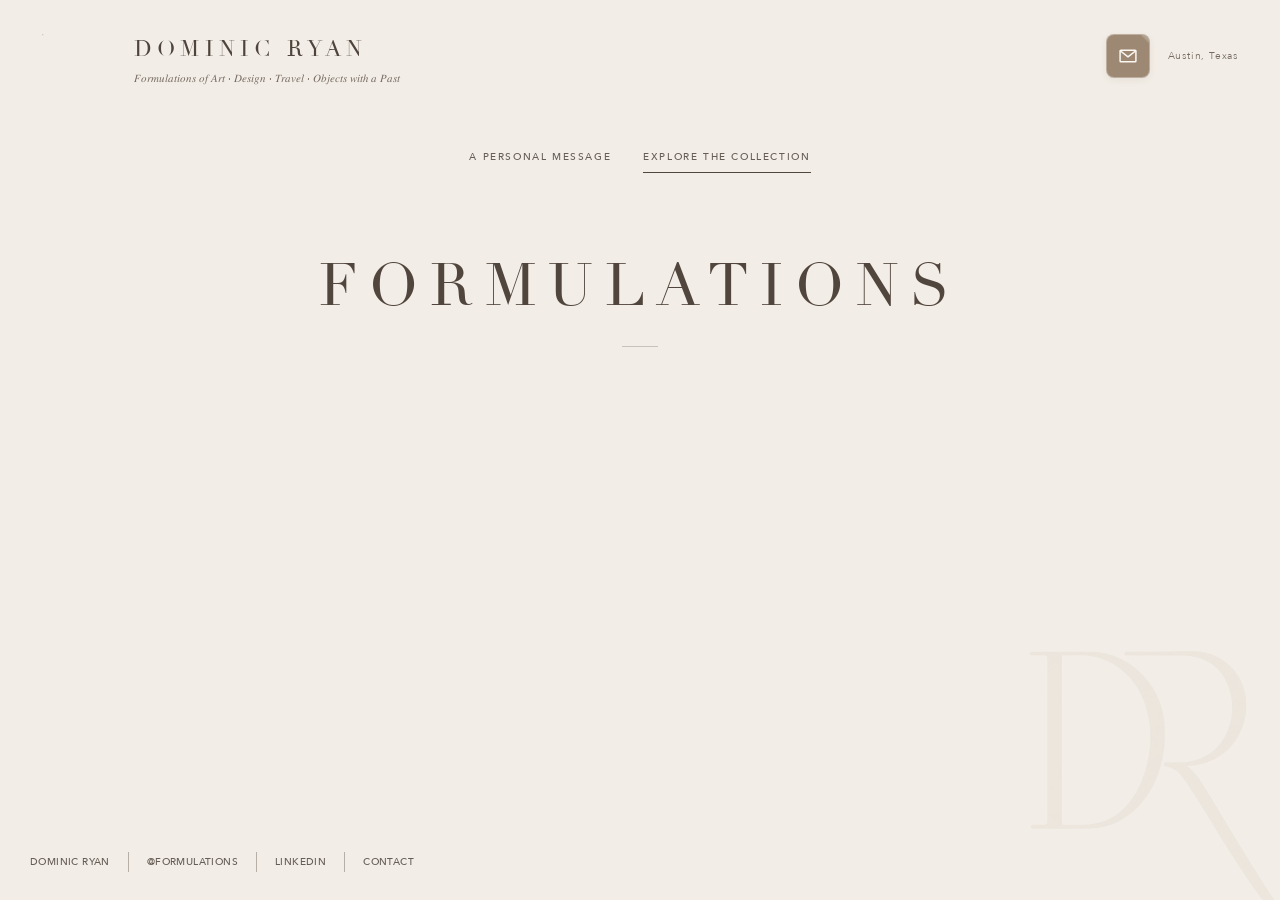
<file: formulations.html>
<!DOCTYPE html>
<html lang="en">

<head>
  <meta charset="UTF-8">

  <meta
    name="viewport"
    content="width=device-width, initial-scale=1.0, viewport-fit=cover"
  >

  <!-- =====================================================
       SEARCH ENGINE PRIVACY
       ===================================================== -->

  <meta
    name="robots"
    content="noindex, nofollow, noarchive, nosnippet"
  >

  <meta
    name="googlebot"
    content="noindex, nofollow, noarchive, nosnippet"
  >

  <meta
    name="bingbot"
    content="noindex, nofollow, noarchive, nosnippet"
  >

  <title>Formulations | Dominic Ryan</title>

  <!-- =====================================================
       FONTS
       ===================================================== -->

  <link
    rel="preload"
    href="./AvenirNext-Regular.woff2"
    as="font"
    type="font/woff2"
    crossorigin
  >

  <link
    rel="preload"
    href="./AvenirNext-Medium.woff2"
    as="font"
    type="font/woff2"
    crossorigin
  >

  <link
    rel="preload"
    href="./Didot.woff2"
    as="font"
    type="font/woff2"
    crossorigin
  >

  <!-- =====================================================
       FAVICON
       ===================================================== -->

  <link
    rel="icon"
    type="image/png"
    href="./dr-reveals-removebg-preview.png"
  >

  <link
    rel="apple-touch-icon"
    href="./dr-reveals-removebg-preview.png"
  >

  <style>

    /* =====================================================
       DOMINIC RYAN — FORMULATIONS
       ===================================================== */

    @font-face {
      font-family: "DR Avenir Next";
      src: url("./AvenirNext-Regular.woff2") format("woff2");
      font-style: normal;
      font-weight: 400;
      font-display: swap;
    }

    @font-face {
      font-family: "DR Avenir Next";
      src: url("./AvenirNext-Medium.woff2") format("woff2");
      font-style: normal;
      font-weight: 500;
      font-display: swap;
    }

    @font-face {
      font-family: "DR Avenir Next";
      src: url("./AvenirNext-DemiBold.woff2") format("woff2");
      font-style: normal;
      font-weight: 600;
      font-display: swap;
    }

    @font-face {
      font-family: "DR Didot";
      src: url("./Didot.woff2") format("woff2");
      font-style: normal;
      font-weight: 400;
      font-display: swap;
    }

    :root {
      --bg: #f2ede6;
      --paper: #fbf8f2;
      --ink: #51463e;
      --soft-ink: #655d56;
      --muted: #84776d;
      --accent: #9D8873;
    }

    * {
      box-sizing: border-box;
    }

    html {
      scroll-behavior: smooth;
    }

    body {
      margin: 0;
      min-height: 100vh;
      overflow-x: hidden;

      background: var(--bg);
      color: var(--ink);

      font-family:
        "DR Avenir Next",
        "Avenir Next",
        Arial,
        sans-serif;
    }

    /* =====================================================
       BACKGROUND WATERMARK
       ===================================================== */

    .background-dr {
      position: fixed;

      right: clamp(-92px, -4.6vw, -42px);
      bottom: clamp(-60px, -3vw, -42px);

      width: clamp(285px, 25vw, 520px);

      z-index: 0;

      pointer-events: none;
      user-select: none;

      opacity: .075;
    }

    .background-dr img {
      display: block;

      width: 100%;
      height: auto;

      object-fit: contain;

      filter: saturate(.65) sepia(.12);
    }

    /* =====================================================
       PAGE STRUCTURE
       ===================================================== */

    .site-shell {
      position: relative;
      z-index: 1;

      display: flex;
      flex-direction: column;

      width: 100%;
      min-height: 100vh;
    }

    /* =====================================================
       HEADER — MATCHES HOMEPAGE
       ===================================================== */

    .header {
      display: flex;
      justify-content: space-between;
      align-items: flex-start;

      width: 100%;

      gap: 40px;

      padding: 34px 42px 0;
    }

    .brand {
      display: flex;
      align-items: flex-start;

      gap: 20px;

      min-width: 0;
    }

    .brand-mark {
      width: 72px;

      height: auto;

      flex: none;
    }

    .brand-mark a {
      display: block;
    }

    .brand-mark img {
      display: block;

      width: 100%;
      height: auto;
    }

    .name {
      margin: 3px 0 0;

      font-family:
        "DR Didot",
        Didot,
        Georgia,
        serif;

      font-size: clamp(18px, 1.7vw, 27px);

      font-weight: 400;
      line-height: 1.15;
      letter-spacing: .24em;

      color: #4e443d;
    }

    .tagline {
      max-width: 680px;

      margin-top: 9px;

      font-family:
        "DR Avenir Next",
        "Avenir Next",
        Arial,
        sans-serif;

      font-size: clamp(11px, .85vw, 14px);
      line-height: 1.45;

      color: #756a62;
    }

    .location {
      padding-top: 8px;

      font-family:
        "DR Avenir Next",
        "Avenir Next",
        Arial,
        sans-serif;

      font-size: 10px;
      letter-spacing: .08em;

      color: #746a63;

      white-space: nowrap;
    }

    /* =====================================================
       PRIMARY NAVIGATION
       IDENTICAL POSITION ON BOTH PAGES
       ===================================================== */

    .collection-navigation {
      display: flex;
      justify-content: center;
      align-items: center;

      gap: 32px;

      margin: 50px auto 0;
      padding: 0 20px;
    }

    .collection-navigation a {
      position: relative;

      padding-bottom: 9px;

      color: var(--soft-ink);
      text-decoration: none;

      font-size: 10px;
      font-weight: 500;
      letter-spacing: .16em;

      white-space: nowrap;

      transition: opacity .25s ease;
    }

    .collection-navigation a:hover {
      opacity: .65;
    }

    .collection-navigation a::after {
      content: "";

      position: absolute;

      left: 0;
      right: 0;
      bottom: 0;

      height: 1px;

      background: transparent;

      transition: background .25s ease;
    }

    .collection-navigation a.active::after {
      background: var(--ink);
    }

    /* =====================================================
       MAIN COLLECTION
       ===================================================== */

    .formulations-main {
      width: min(1180px, 92vw);

      margin: 0 auto;

      padding: 78px 0 0;

      flex: 1 0 auto;
    }

    /* =====================================================
       EDITORIAL HEADING
       ===================================================== */

    .collection-heading {
      margin-bottom: 47px;

      text-align: center;
    }

    .collection-heading h1 {
      margin: 0;

      font-family:
        "DR Didot",
        Didot,
        Georgia,
        serif;

      font-size: clamp(35px, 5vw, 59px);
      font-weight: 400;

      letter-spacing: .20em;
      line-height: 1.2;

      color: var(--ink);
    }

    .collection-heading-rule {
      width: 36px;
      height: 1px;

      margin: 25px auto 0;

      background: rgba(81, 70, 62, .25);
    }

    /* =====================================================
       INSTAGRAM COLLECTION
       ===================================================== */

    .instagram-collection {
      width: 100%;
      margin: 0 auto;
    }

    /* =====================================================
       STORY HIGHLIGHTS
       ===================================================== */

    .instagram-highlights {
      display: flex;
      justify-content: center;

      width: 100%;

      margin: 0 auto 42px;
    }

    .instagram-highlights
    .sk-ww-instagram-story-highlights {
      width: 100%;
    }

    /* =====================================================
       INSTAGRAM GRID
       ===================================================== */

    .instagram-grid {
      width: 100%;
      margin: 0 auto;
    }

    /* =====================================================
       FOOTER
       STATIC — NEVER FLOATS OR FOLLOWS SCROLL
       ===================================================== */

    .utility-nav {
      position: relative;

      display: flex;
      flex-direction: row;
      flex-wrap: wrap;

      justify-content: flex-start;
      align-items: center;

      width: 100%;

      gap: 18px;

      margin-top: 80px;

      padding: 0 30px 28px;

      font-family:
        "DR Avenir Next",
        "Avenir Next",
        Arial,
        sans-serif;

      font-size: 10px;
      font-weight: 500;
      line-height: 1;

      letter-spacing: .04em;

      color: var(--soft-ink);
    }

    .utility-nav a {
      color: inherit;
      text-decoration: none;

      transition: opacity .2s ease;
    }

    .utility-nav a:hover {
      opacity: .62;
    }

    .utility-rule {
      display: inline-block;

      flex: 0 0 1px;

      width: 1px;
      height: 20px;

      background: rgba(83, 74, 67, .38);
    }

    /* =====================================================
       TABLET
       ===================================================== */

    @media (max-width: 1050px) {

      .header {
        padding: 27px 30px 0;
      }

      .brand-mark {
        width: 61px;
      }

      .formulations-main {
        padding-top: 65px;
      }

    }

    /* =====================================================
       MOBILE
       ===================================================== */

    @media (max-width: 760px) {

      .background-dr {
        right: -58px;
        bottom: -34px;

        width: clamp(230px, 54vw, 340px);

        opacity: .06;
      }

      .header {
        padding: 25px 22px 0;
        gap: 18px;
      }

      .brand {
        gap: 13px;
      }

      .brand-mark {
        width: 54px;
      }

      .location {
        font-size: 9px;
      }

      .collection-navigation {
        margin-top: 45px;
        gap: 22px;
      }

      .collection-navigation a {
        font-size: 9px;
        letter-spacing: .08em;
      }

      .formulations-main {
        width: 94vw;
        padding-top: 64px;
      }

      .collection-heading {
        margin-bottom: 38px;
      }

      .collection-heading h1 {
        font-size: clamp(29px, 8vw, 40px);
        letter-spacing: .12em;
      }

      .collection-heading-rule {
        margin-top: 22px;
      }

      .instagram-highlights {
        margin-bottom: 30px;
      }

      .utility-nav {
        justify-content: center;

        gap: 10px;

        margin-top: 65px;

        padding:
          0
          14px
          calc(34px + env(safe-area-inset-bottom));

        font-size: 8px;
        letter-spacing: .025em;
      }

      .utility-rule {
        height: 15px;
      }

    }

    /* =====================================================
       ACCESSIBILITY
       ===================================================== */

    @media (prefers-reduced-motion: reduce) {

      html {
        scroll-behavior: auto;
      }

      .collection-navigation a,
      .utility-nav a {
        transition: none;
      }

    }

  </style>

</head>

<body id="top">

  <!-- =====================================================
       BACKGROUND WATERMARK
       ===================================================== -->

  <div
    class="background-dr"
    aria-hidden="true"
  >

    <img
      src="./dr-reveals-removebg-preview.png"
      alt=""
    >

  </div>


  <div class="site-shell">

    <!-- ===================================================
         HEADER
         =================================================== -->

    <header class="header">

      <div class="brand">

        <div class="brand-mark">

          <a
            href="./index.html"
            aria-label="Return to Dominic Ryan homepage"
          >

            <img
              src="./dr-reveals.gif"
              alt="DR"
            >

          </a>

        </div>

        <div>

          <div class="name">
            DOMINIC RYAN
          </div>

          <div class="tagline">
            𝐹𝑜𝑟𝑚𝑢𝑙𝑎𝑡𝑖𝑜𝑛𝑠 𝑜𝑓 𝐴𝑟𝑡 · 𝐷𝑒𝑠𝑖𝑔𝑛 · 𝑇𝑟𝑎𝑣𝑒𝑙 · 𝑂𝑏𝑗𝑒𝑐𝑡𝑠 𝑤𝑖𝑡ℎ 𝑎 𝑃𝑎𝑠𝑡
          </div>

        </div>

      </div>

      <div class="location">
        Austin, Texas
      </div>

    </header>


    <!-- ===================================================
         PRIMARY PAGE NAVIGATION
         =================================================== -->

    <nav
      class="collection-navigation"
      aria-label="Page navigation"
    >

      <a href="./index.html">
        A PERSONAL MESSAGE
      </a>

      <a
        href="./formulations.html"
        class="active"
        aria-current="page"
      >
        EXPLORE THE COLLECTION
      </a>

    </nav>


    <!-- ===================================================
         FORMULATIONS COLLECTION
         =================================================== -->

    <main class="formulations-main">

      <header class="collection-heading">

        <h1>
          FORMULATIONS
        </h1>

        <div
          class="collection-heading-rule"
          aria-hidden="true"
        ></div>

      </header>


      <div class="instagram-collection">

        <!-- ===============================================
             SOCIABLEKIT STORY HIGHLIGHTS
             =============================================== -->

        <div class="instagram-highlights">

          <div
            class="sk-ww-instagram-story-highlights"
            data-embed-id="25723348"
          ></div>

        </div>


        <!-- ===============================================
             ELFSIGHT INSTAGRAM GRID
             =============================================== -->

        <div class="instagram-grid">

          <div
            class="elfsight-app-149e3c46-7ba9-47e5-b87f-8d51c5619fc4"
            data-elfsight-app-lazy
          ></div>

        </div>

      </div>

    </main>


    <!-- ===================================================
         FOOTER — SAME FOUR LINKS AS HOMEPAGE
         =================================================== -->

    <nav
      class="utility-nav"
      id="utility-nav"
      aria-label="Site links"
    >

      <a
        class="nav-home"
        href="./index.html"
      >
        DOMINIC RYAN
      </a>

      <span
        class="utility-rule nav-rule-one"
        aria-hidden="true"
      ></span>

      <a
        class="nav-instagram"
        href="https://www.instagram.com/formulations/"
        target="_blank"
        rel="noopener noreferrer"
      >
        @FORMULATIONS
      </a>

      <span
        class="utility-rule nav-rule-two"
        aria-hidden="true"
      ></span>

      <a
        class="nav-linkedin"
        href="https://www.linkedin.com/in/itsdominicryan"
        target="_blank"
        rel="noopener noreferrer"
      >
        LINKEDIN
      </a>

      <span
        class="utility-rule nav-rule-three"
        aria-hidden="true"
      ></span>

      <a
        class="nav-contact"
        href="#contact"
        data-dr-contact-open
      >
        CONTACT
      </a>

    </nav>

  </div>


  <!-- =====================================================
       SOCIABLEKIT STORY HIGHLIGHTS
       ===================================================== -->

  <script
    src="https://widgets.sociablekit.com/instagram-story-highlights/widget.js"
    defer
  ></script>


  <!-- =====================================================
       ELFSIGHT INSTAGRAM GRID
       ===================================================== -->

  <script
    src="https://elfsightcdn.com/platform.js"
    async
  ></script>


  <!-- =====================================================
       CONTACT FORM
       ===================================================== -->

  <script
    src="./dominic-ryan-contact-addon.js"
    defer
  ></script>

</body>

</html>
</file>
<file: dominic-ryan-navigation.css>
/* =========================================================
   DOMINIC RYAN — SHARED NAVIGATION & EDITORIAL FOOTER

   Applies to:
   - A Personal Message
   - The Maison
   - Explore the Collection

   Includes:
   - Shared primary navigation
   - Continuous traveling active underline
   - Desktop and mobile navigation
   - Unified editorial footer
   - Native cross-document View Transitions
   - JavaScript animation fallback

   MOTION SYSTEM
   - Page transition: 650ms
   - Traveling underline: 700ms
   - Balanced, measured movement
   - Position and width animate together
   - Direction-aware page movement

   ========================================================= */


/* =========================================================
   01 — PRIMARY NAVIGATION
   ========================================================= */

.collection-navigation,
.maison-primary-nav {
  display: flex;
  justify-content: center;
  align-items: center;

  gap: 32px;

  margin: 50px auto 0;
  padding: 0 20px;
}


/* PRIMARY NAVIGATION LINKS */

.collection-navigation a,
.maison-primary-nav a {
  position: relative;
  display: inline-block;

  padding-bottom: 9px;

  font-family:
    "DR Avenir Next",
    "Avenir Next",
    Arial,
    sans-serif;

  font-size: 10px;
  /* Keep the same glyph widths across pages; opacity identifies inactive links. */
  font-weight: 600;
  line-height: 1.4;

  letter-spacing: .16em;

  color: #655d56;
  text-decoration: none;

  white-space: nowrap;
  opacity: .55;

  transition:
    opacity 300ms ease,
    color 300ms ease;

  -webkit-tap-highlight-color: transparent;
}


/* ACTIVE PRIMARY PAGE */

.collection-navigation a.active,
.collection-navigation a[aria-current="page"],
.maison-primary-nav a.active,
.maison-primary-nav a[aria-current="page"] {
  opacity: 1;
  color: #51463e;
}


/* PRIMARY UNDERLINE */

.collection-navigation a::after,
.maison-primary-nav a::after {
  content: "";

  position: absolute;

  left: 0;
  right: 0;
  bottom: 0;

  height: 1px;

  background: #51463e;

  opacity: 0;

  transform: scaleX(0);
  transform-origin: center;

  transition:
    transform 550ms cubic-bezier(.22, .61, .36, 1),
    opacity 350ms ease;

  pointer-events: none;
}


/* ACTIVE UNDERLINE */

.collection-navigation a.active::after,
.collection-navigation a[aria-current="page"]::after,
.maison-primary-nav a.active::after,
.maison-primary-nav a[aria-current="page"]::after {
  opacity: 1;
  transform: scaleX(1);
}


/* DESKTOP HOVER */

@media (hover: hover) and (pointer: fine) {

  .collection-navigation a:not(.active):not([aria-current="page"]):hover,
  .maison-primary-nav a:not(.active):not([aria-current="page"]):hover {
    opacity: .85;
  }

  .collection-navigation a:not(.active):not([aria-current="page"]):hover::after,
  .maison-primary-nav a:not(.active):not([aria-current="page"]):hover::after {
    opacity: .65;
    transform: scaleX(1);
  }

}


/* PRIMARY NAVIGATION FOCUS */

.collection-navigation a:focus-visible,
.maison-primary-nav a:focus-visible {
  outline: 1px solid #51463e;
  outline-offset: 5px;
}


/* =========================================================
   02 — CONTINUOUS TRAVELING NAVIGATION UNDERLINE

   One underline is positioned beneath the
   active navigation label.

   Native cross-document View Transitions interpolate
   its position and dimensions between pages.

   Duration: 700ms

   ========================================================= */


/* NAVIGATION POSITIONING CONTEXT */

.collection-navigation.dr-travel-nav,
.maison-primary-nav.dr-travel-nav {
  position: relative;
}


/* SINGLE MOVING UNDERLINE */

.dr-traveling-underline {
  position: absolute;

  display: block;

  height: 1px;

  background: #51463e;

  opacity: 0;

  pointer-events: none;

  z-index: 2;
}


/* HIDE ORIGINAL ACTIVE UNDERLINE
   WHEN TRAVELING UNDERLINE IS AVAILABLE */

.collection-navigation.dr-travel-nav a.active::after,
.collection-navigation.dr-travel-nav a[aria-current="page"]::after,
.maison-primary-nav.dr-travel-nav a.active::after,
.maison-primary-nav.dr-travel-nav a[aria-current="page"]::after {
  content: none !important;
  opacity: 0 !important;
  visibility: hidden !important;
  background: transparent !important;
  transform: scaleX(0) !important;
  animation: none !important;
  transition: none !important;
}


/* RETAIN HOVER UNDERLINES FOR INACTIVE LINKS */

@media (hover: hover) and (pointer: fine) {

  .dr-travel-nav a:not(.active):not([aria-current="page"]):hover::after {
    opacity: .65;
    transform: scaleX(1);
  }

}


/* =========================================================
   03 — MOBILE PRIMARY NAVIGATION
   ========================================================= */

@media (max-width: 760px) {

  .collection-navigation,
  .maison-primary-nav {
    margin-top: 45px;

    gap: clamp(10px, 4vw, 22px);

    padding: 0 12px;
  }

  .collection-navigation a,
  .maison-primary-nav a {
    font-size: clamp(8px, 2.3vw, 9px);
    letter-spacing: .08em;
  }

}


/* MOBILE PRIMARY NAVIGATION TAP */

@media (hover: none) {

  .collection-navigation a:not(.active):not([aria-current="page"]):active,
  .maison-primary-nav a:not(.active):not([aria-current="page"]):active {
    opacity: 1;
  }

  .collection-navigation a:not(.active):not([aria-current="page"]):active::after,
  .maison-primary-nav a:not(.active):not([aria-current="page"]):active::after {
    opacity: .65;
    transform: scaleX(1);
  }

}


/* =========================================================
   04 — UNIFIED FOOTER CONTAINER
   ========================================================= */

.dr-unified-footer {
  position: relative;

  display: flex;
  flex-direction: column;

  align-items: center;
  justify-content: center;

  width: 100%;

  min-height: 0;

  padding: 72px 24px 66px;

  background: #f2ede6;

  border-top: 1px solid #e0d5c8;

  text-align: center;

  font-family:
    "DR Avenir Next",
    "Avenir Next",
    Arial,
    sans-serif;
}


/* =========================================================
   05 — FOOTER MONOGRAM & PAGE IDENTIFIER
   ========================================================= */

.dr-footer-end-mark {
  display: flex;
  flex-direction: column;

  align-items: center;

  gap: 19px;
}


/* DISCREET MONOGRAM BUTTON */

.dr-footer-monogram {
  display: block;

  width: clamp(54px, 5.5vw, 86px);
  height: 100px;

  padding: 0;
  margin: 0;

  appearance: none;
  -webkit-appearance: none;

  background: transparent;
  border: none;
  border-radius: 0;
  box-shadow: none;

  color: inherit;

  cursor: pointer;

  -webkit-tap-highlight-color: transparent;

  transition:
    opacity 350ms ease;
}


/* MONOGRAM IMAGE */

.dr-footer-monogram img {
  display: block;

  width: 100%;
  height: 100%;

  object-fit: contain;

  border: none;
  background: transparent;

  pointer-events: none;
}


/* SUBTLE DESKTOP HOVER */

@media (hover: hover) and (pointer: fine) {

  .dr-footer-monogram:hover {
    opacity: .72;
  }

}


/* KEYBOARD FOCUS */

.dr-footer-monogram:focus-visible {
  outline: 1px solid #51463e;
  outline-offset: 6px;
}


/* PAGE IDENTIFIER — DIDOT */

.dr-footer-page-title {
  display: block;

  font-family:
    "DR Didot",
    Didot,
    "Bodoni 72",
    Georgia,
    serif;

  font-size: 12px;
  font-style: normal;
  font-weight: 400;

  line-height: 1.5;
  letter-spacing: .16em;

  color: #51463e;
}


/* =========================================================
   06 — EDITORIAL DIVIDER
   ========================================================= */

.dr-footer-rule {
  width: min(360px, 75vw);
  height: 1px;

  margin: 28px auto 0;

  background: rgba(177, 155, 129, .29);
}


/* =========================================================
   07 — ITALICIZED BRAND STATEMENT
   ========================================================= */

.dr-footer-tagline {
  margin: 16px 0 0;

  padding: 0 24px;

  font-family:
    "DR Avenir Next",
    "Avenir Next",
    Arial,
    sans-serif;

  font-size: 11px;
  font-style: italic;
  font-weight: 400;

  line-height: 1.8;
  letter-spacing: .025em;

  color: #84776d;

  text-align: center;
}


/* =========================================================
   08 — FOOTER NAVIGATION
   ========================================================= */

.dr-footer-nav {
  display: flex;

  flex-direction: row;
  flex-wrap: wrap;

  justify-content: center;
  align-items: center;

  gap: clamp(16px, 3vw, 35px);

  width: 100%;

  margin-top: 35px;
  padding: 0 20px;

  font-family:
    "DR Avenir Next",
    "Avenir Next",
    Arial,
    sans-serif;

  font-size: 9px;
  font-weight: 500;

  line-height: 1.8;
  letter-spacing: .15em;
}


/* DESKTOP: GROUPS SHARE ONE CONTINUOUS ROW */

.dr-footer-nav-group {
  display: contents;
}


/* =========================================================
   09 — FOOTER LINKS
   ========================================================= */

.dr-footer-nav a {
  position: relative;

  display: inline-block;

  padding-bottom: 5px;

  font: inherit;

  color: #655d56;

  text-decoration: none;

  white-space: nowrap;

  opacity: .75;

  transition:
    opacity 300ms ease,
    color 300ms ease;

  -webkit-tap-highlight-color: transparent;
}


/* =========================================================
   10 — CURRENT PAGE
   BOLD, NON-CLICKABLE, NO UNDERLINE
   ========================================================= */

.dr-footer-current {
  display: inline-block;

  padding-bottom: 5px;

  font: inherit;

  font-weight: 600;

  color: #51463e;

  opacity: 1;

  white-space: nowrap;

  cursor: default;
}


/* =========================================================
   11 — ANIMATED FOOTER UNDERLINE
   ========================================================= */

.dr-footer-nav a::after {
  content: "";

  position: absolute;

  left: 0;
  right: 0;
  bottom: 0;

  height: 1px;

  background: currentColor;

  opacity: 0;

  transform: scaleX(0);
  transform-origin: center;

  transition:
    transform 550ms cubic-bezier(.22, .61, .36, 1),
    opacity 350ms ease;

  pointer-events: none;
}


/* DESKTOP HOVER */

@media (hover: hover) and (pointer: fine) {

  .dr-footer-nav a:hover {
    opacity: 1;
  }

  .dr-footer-nav a:hover::after {
    opacity: .7;
    transform: scaleX(1);
  }

}


/* FOOTER LINK FOCUS */

.dr-footer-nav a:focus-visible {
  outline: 1px solid #51463e;
  outline-offset: 5px;
}


/* =========================================================
   12 — EXPLICIT RETURN TO TOP
   ========================================================= */

.dr-footer-return {
  margin-top: 25px;

  padding: 10px 0;

  appearance: none;
  -webkit-appearance: none;

  background: transparent;

  border: 0;
  border-bottom: 1px solid #9d8873;

  color: #51463e;

  cursor: pointer;

  font-family:
    "DR Avenir Next",
    "Avenir Next",
    Arial,
    sans-serif;

  font-size: 8px;
  font-weight: 400;

  line-height: 1.4;
  letter-spacing: .16em;

  opacity: .6;

  transition: opacity 300ms ease;
}

.dr-footer-return:hover {
  opacity: 1;
}

.dr-footer-return:focus-visible {
  outline: 1px solid #51463e;
  outline-offset: 5px;
}


/* =========================================================
   13 — MOBILE FOOTER
   TWO DELIBERATE, SINGLE-LINE ROWS
   ========================================================= */

@media (max-width: 760px) {

  .dr-unified-footer {
    padding:
      62px
      12px
      calc(65px + env(safe-area-inset-bottom));
  }


  /* PAGE IDENTIFIER */

  .dr-footer-page-title {
    font-size: 11px;
    letter-spacing: .14em;
  }


  /* BRAND STATEMENT */

  .dr-footer-tagline {
    font-size: 10.5px;

    line-height: 1.8;
    letter-spacing: .01em;

    padding: 0 12px;
  }


  /* TWO ROWS */

  .dr-footer-nav {
    display: flex;

    flex-direction: column;
    flex-wrap: nowrap;

    align-items: center;
    justify-content: center;

    gap: 17px;

    width: 100%;

    margin-top: 38px;
    padding: 0;
  }


  /* EACH GROUP OCCUPIES ONE ROW */

  .dr-footer-nav-group {
    display: flex;

    flex-direction: row;
    flex-wrap: nowrap;

    justify-content: center;
    align-items: center;

    width: 100%;

    min-width: 0;

    gap: clamp(7px, 2.5vw, 18px);
  }


  /* MOBILE LINK TYPOGRAPHY */

  .dr-footer-nav a,
  .dr-footer-current {
    flex: 0 1 auto;

    font-size: clamp(7px, 2vw, 9px);

    letter-spacing: clamp(.015em, .15vw, .1em);

    line-height: 1.6;

    padding-bottom: 4px;

    white-space: nowrap;
  }


  /* MOBILE CURRENT PAGE */

  .dr-footer-current {
    font-weight: 600;
  }


  /* MOBILE TAP FEEDBACK */

  .dr-footer-nav a:active {
    opacity: 1;
    color: #51463e;
  }

  .dr-footer-nav a:active::after {
    opacity: .65;
    transform: scaleX(1);
  }


  /* RETURN CONTROL */

  .dr-footer-return {
    margin-top: 22px;
  }

}


/* =========================================================
   14 — EXTRA-NARROW MOBILE
   ========================================================= */

@media (max-width: 360px) {

  .dr-unified-footer {
    padding-left: 6px;
    padding-right: 6px;
  }

  .dr-footer-nav-group {
    gap: 4px;
  }

  .dr-footer-nav a,
  .dr-footer-current {
    font-size: clamp(5.5px, 1.8vw, 6.5px);
    letter-spacing: 0;
  }

}


/* =========================================================
   15 — THE MAISON HEADER ALIGNMENT

   Matches A Personal Message and Explore the Collection.

   ========================================================= */

.dr-site-header .dr-brand-mark {
  display: block;
  width: 72px;
  height: auto;
  flex: none;
}

.dr-site-header .dr-brand-mark img {
  display: block;
  width: 100%;
  height: auto;
}

.dr-site-header .dr-brand-name {
  display: block;
  margin: 3px 0 0;

  font-family:
    "DR Didot",
    Didot,
    Georgia,
    serif;

  font-size: clamp(18px, 1.7vw, 27px);
  font-weight: 400;
  line-height: 1.15;
  letter-spacing: .24em;

  color: #4e443d;
}

@media (max-width: 760px) {

  .dr-site-header .dr-brand-mark {
    width: 54px;
  }

}

@media (max-width: 420px) {

  .dr-site-header .dr-brand-name {
    font-size: 18px;
    letter-spacing: .17em;
  }

}


/* =========================================================
   16 — CROSS-DOCUMENT VIEW TRANSITIONS

   Page:
   650ms directional glide

   Navigation underline:
   700ms position and width interpolation

   Character:
   Balanced — measured throughout

   ========================================================= */


/* NATIVE CROSS-DOCUMENT TRANSITION OPT-IN */

/* In-site links use the coordinated JS fallback so the underline
   completes its travel before the next document replaces this one. */
@view-transition {
  navigation: none;
}


/* SHARED MOTION VARIABLES */

:root {
  --dr-page-duration: 650ms;
  --dr-line-duration: 700ms;

  --dr-page-easing:
    cubic-bezier(.45, 0, .25, 1);

  --dr-line-easing:
    cubic-bezier(.45, 0, .25, 1);

  --dr-swipe-out: -22px;
  --dr-swipe-in: 22px;
}


/* =========================================================
   NATIVE VIEW TRANSITIONS — ISOLATED PAGE CONTENT

   The root snapshot contains the header and navigation, but NOT
   main (which has its own named snapshot). Switch root snapshots
   immediately; never translate or crossfade the navigation words.
   ========================================================= */

::view-transition-old(root) {
  animation: none;
  opacity: 0;
}

::view-transition-new(root) {
  animation: none;
  opacity: 1;
}

/* All three documents use main directly below the primary navigation,
   regardless of whether their parent is .site-shell or body. */
.collection-navigation + main,
.maison-primary-nav + main {
  view-transition-name: dr-page-content;
}

::view-transition-group(dr-page-content) {
  animation: none;
}

::view-transition-old(dr-page-content) {
  /* The new document is already visible under the transition overlay.
     Never retain an old-page content snapshot above it. */
  animation: none;
  opacity: 0;
  visibility: hidden;
}

::view-transition-new(dr-page-content) {
  /* Only the incoming content glides into place. */
  animation: var(--dr-page-duration) var(--dr-page-easing) both dr-page-in;
}

/* =========================================================
   NATIVE VIEW TRANSITIONS — UNDERLINE
   ========================================================= */


/*
   JavaScript assigns the matching identity
   before the browser captures each snapshot.
*/

html.dr-native-underline .dr-traveling-underline {
  view-transition-name: dr-navigation-underline;
}


/*
   Position and width interpolate together.

   The browser moves the named transition group
   between the outgoing and incoming geometry.

   Duration: 700ms
*/

::view-transition-group(dr-navigation-underline) {
  animation-duration: var(--dr-line-duration);

  animation-timing-function:
    var(--dr-line-easing);

  animation-fill-mode: both;

  z-index: 2;
}


/*
   SINGLE VISIBLE UNDERLINE

   Hide the outgoing snapshot and display the
   incoming snapshot.

   This prevents two overlapping underline
   images from appearing simultaneously.
*/

::view-transition-old(dr-navigation-underline) {
  animation: none;
  opacity: 0;
}

::view-transition-new(dr-navigation-underline) {
  animation: none;
  opacity: 1;
}


/* =========================================================
   NATIVE EXIT
   ========================================================= */

/* Keep the outgoing and incoming content snapshots from being
   visible simultaneously. The exit finishes before the entry
   becomes visible; the underlying page background remains stable. */
::view-transition-old(dr-page-content) {
  z-index: 1;
}

::view-transition-new(dr-page-content) {
  z-index: 2;
}

@keyframes dr-page-out {
  0% {
    opacity: 1;
    transform: translateX(0);
  }
  48% {
    opacity: 0;
    transform: translateX(var(--dr-swipe-out));
  }
  100% {
    opacity: 0;
    transform: translateX(var(--dr-swipe-out));
  }
}

@keyframes dr-page-in {
  0% {
    opacity: 0;
    transform: translateX(var(--dr-swipe-in));
  }
  100% {
    opacity: 1;
    transform: translateX(0);
  }
}

/* =========================================================
   JAVASCRIPT FALLBACK — EXIT
   ========================================================= */

/* Match native behavior: only the main page content moves.
   The header, navigation labels, and underline never move. */
html.dr-fallback-leaving .collection-navigation + main,
html.dr-fallback-leaving .maison-primary-nav + main {
  animation: var(--dr-page-duration) var(--dr-page-easing) both dr-fallback-out;
}

html.dr-fallback-entering .collection-navigation + main,
html.dr-fallback-entering .maison-primary-nav + main {
  animation: var(--dr-page-duration) var(--dr-page-easing) both dr-fallback-in;
}

/* =========================================================
   FALLBACK EXIT KEYFRAMES
   ========================================================= */

@keyframes dr-fallback-out {

  from {
    opacity: 1;
    transform: translateX(0);
  }

  to {
    opacity: 0;
    transform: translateX(var(--dr-swipe-out));
  }

}


/* =========================================================
   FALLBACK ENTRY KEYFRAMES
   ========================================================= */

@keyframes dr-fallback-in {

  from {
    opacity: .88;
    transform: translateX(var(--dr-swipe-in));
  }

  to {
    opacity: 1;
    transform: translateX(0);
  }

}
</file>
<file: shared-header.css>
/* Shared header, canonical Collection geometry. All three pages load this stylesheet. */


/* UNIFIED HEADER GEOMETRY — shared across all three pages */
.header, .dr-site-header {
  width:100%; display:flex; justify-content:space-between;
  align-items:flex-start; gap:40px; padding:34px 42px 0;
}
.header .brand, .dr-site-header .dr-brand {
  display:flex; align-items:flex-start; gap:20px; min-width:0; flex:1 1 auto;
}
.header .brand > div, .dr-site-header .dr-brand > div {min-width:0;}
.header .brand-mark, .dr-site-header .dr-brand-mark {
  display:block; width:72px; flex:0 0 72px;
}
.header .brand-mark img, .dr-site-header .dr-brand-mark img {
  display:block; width:100%; height:auto;
}
.header .name, .dr-site-header .dr-brand-name {
  display:block; margin:3px 0 0;
  font:400 clamp(18px,1.7vw,27px)/1.15 "DR Didot",Didot,Georgia,serif;
  letter-spacing:.24em; color:#4e443d; text-decoration:none;
}
.header .tagline, .dr-site-header .dr-brand-tagline {
  max-width:680px; margin-top:9px;
  font-family:"Avenir Next","Gill Sans","Helvetica Neue",Arial,sans-serif;
  font-size:clamp(11px,.85vw,14px); line-height:1.45;
  color:#756a62; white-space:nowrap;
}
.header .dr-contact-header, .dr-site-header .dr-contact-header {
  display:flex; align-items:center; gap:18px; flex:0 0 auto;
  margin-left:auto; padding-top:0; white-space:nowrap;
}
.header .dr-contact-header .location, .dr-site-header .dr-contact-header .location {
  display:block; padding-top:0; margin:0; font:400 10px/1.4 "DR Avenir Next","Avenir Next",Arial,sans-serif;
  letter-spacing:.08em; color:#746a63;
}
.collection-navigation, .maison-primary-nav {
  position:relative; top:auto; left:auto; transform:none;
  display:flex; justify-content:center; align-items:center; gap:32px;
  width:max-content; max-width:calc(100% - 24px);
  margin:50px auto 0; padding:0 20px; z-index:70;
  background:transparent;
}
.collection-navigation a, .maison-primary-nav a {
  position:relative; padding-bottom:9px;
  font:500 10px/1.4 "DR Avenir Next","Avenir Next",Arial,sans-serif;
  letter-spacing:.16em; white-space:nowrap;
}
@media (min-width:761px) and (max-width:1050px) {
  .header, .dr-site-header {padding:27px 30px 0;}
  .header .brand-mark, .dr-site-header .dr-brand-mark {width:61px;flex-basis:61px;}
}
@media (max-width:760px) {
  .header, .dr-site-header {padding:25px 22px 0;gap:12px;}
  .header .brand, .dr-site-header .dr-brand {gap:13px;}
  .header .brand-mark, .dr-site-header .dr-brand-mark {width:54px;flex-basis:54px;}
  .header .dr-contact-header, .dr-site-header .dr-contact-header {padding-top:0;gap:0;}
  .header .dr-contact-header .location, .dr-site-header .dr-contact-header .location {display:none;}
  .collection-navigation, .maison-primary-nav {
    margin:45px auto 0;gap:clamp(10px,4vw,22px);padding:0 12px;
  }
  .collection-navigation a, .maison-primary-nav a {
    font-size:clamp(8px,2.3vw,9px);letter-spacing:.08em;
  }
}
@media (max-width:420px) {
  .header .name, .dr-site-header .dr-brand-name {font-size:18px;letter-spacing:.17em;}
}

/* Prevent fallback font substitution differences between the three pages. */
.header .tagline { font-synthesis:none; }
/* Normalize the location both before and after the existing contact add-on runs. */
.header > .location, .header .dr-contact-header > .location {
  display:block; margin:0; padding:0;
  font:400 10px/1.4 "DR Avenir Next","Avenir Next",Arial,sans-serif;
  letter-spacing:.08em; color:#746a63; white-space:nowrap;
}
@media(max-width:760px){
  .header > .location, .header .dr-contact-header > .location {display:none;}
}

/* Keep the content viewport the same width on pages with different scroll
   heights. Without a reserved gutter, a page with a scrollbar can shift the
   header/navigation horizontally relative to a page without one. */
/* Keep native scrolling, but do not paint a native scrollbar or reserve
   its gutter behind the fixed bronze progress indicator. */
html {
  scrollbar-gutter: auto;
  scrollbar-width: none;
  -ms-overflow-style: none;
}
html::-webkit-scrollbar,
body::-webkit-scrollbar {
  display: none;
  width: 0;
  height: 0;
}
body { scrollbar-width: none; }

/* Header geometry is viewport-aligned regardless of the surrounding page's
   content structure. Higher specificity protects it from legacy page rules. */
html body .header {
  box-sizing: border-box;
  position: relative;
  inset-inline: auto;
  margin-inline: 0;
  max-width: none;
  transform: none;
}
html body .collection-navigation {
  box-sizing: border-box;
  left: auto;
  right: auto;
  transform: none;
  margin-left: auto;
  margin-right: auto;
}
</file>
